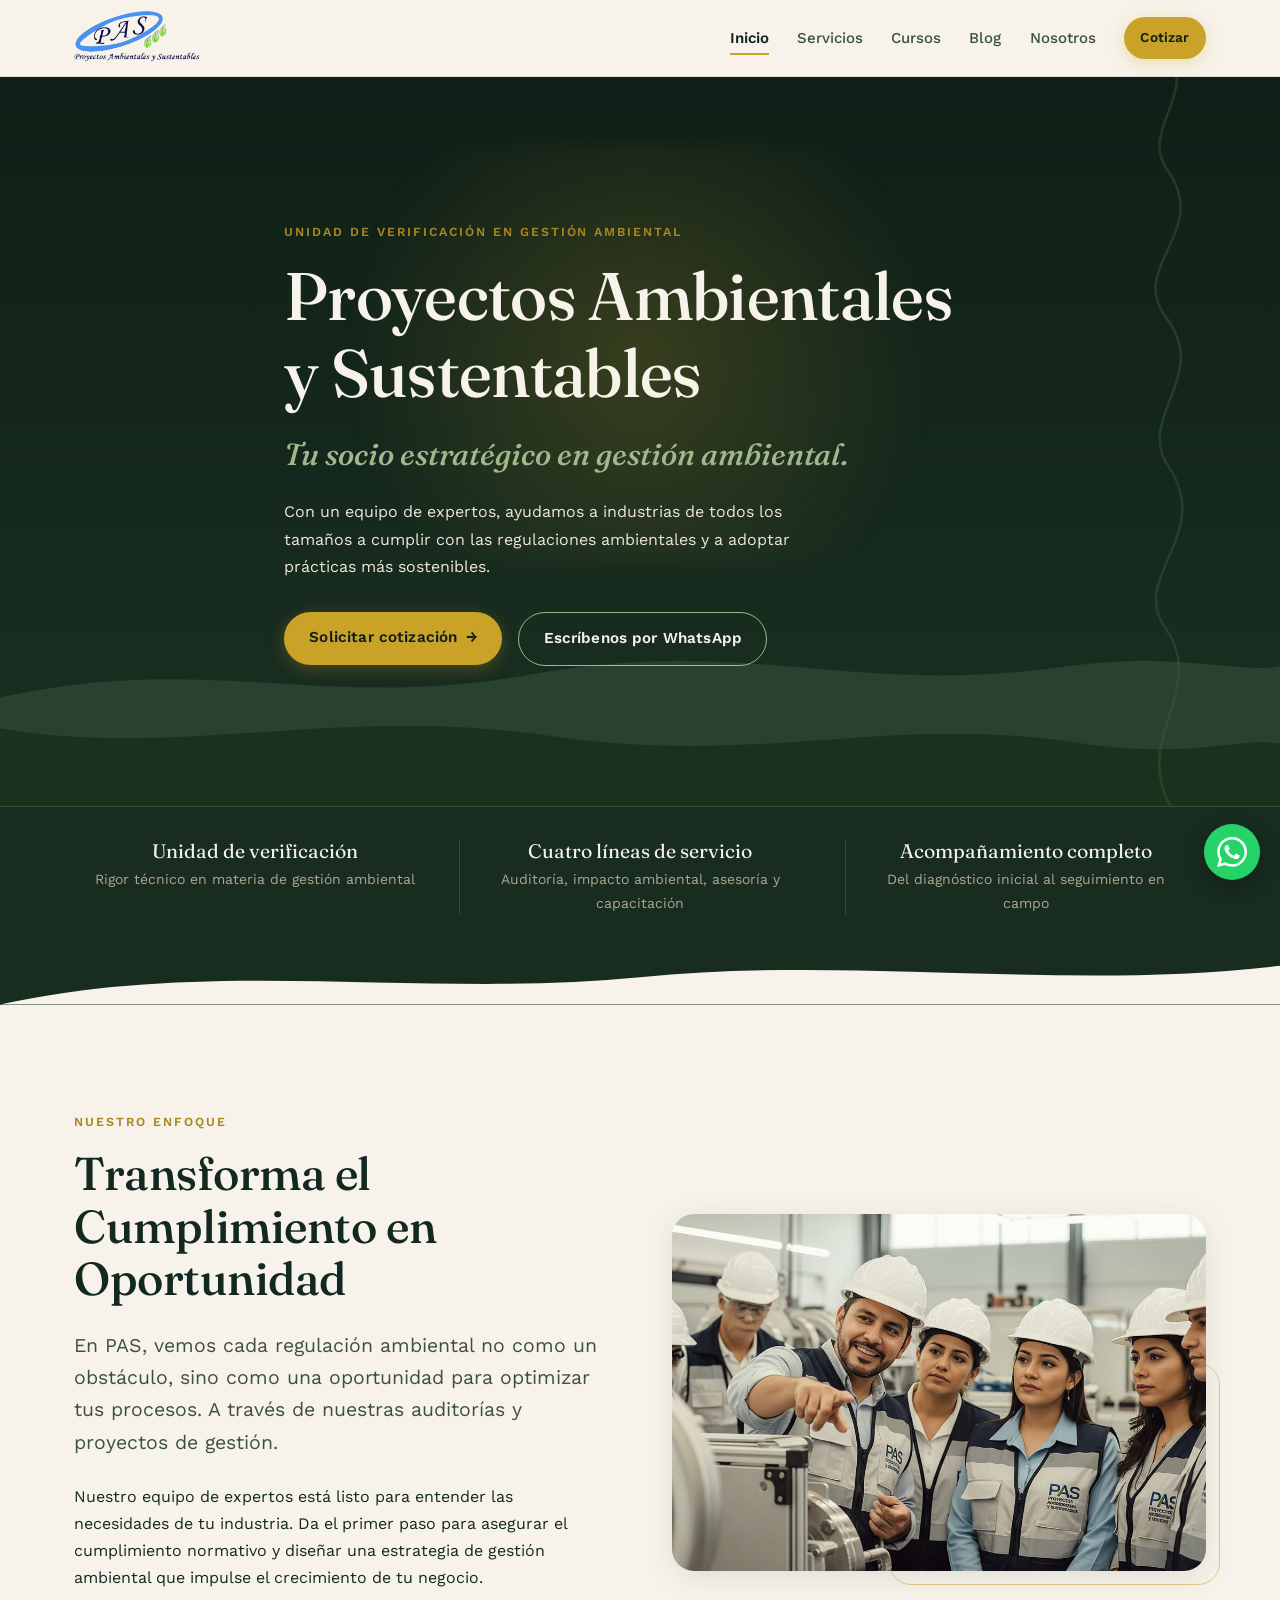
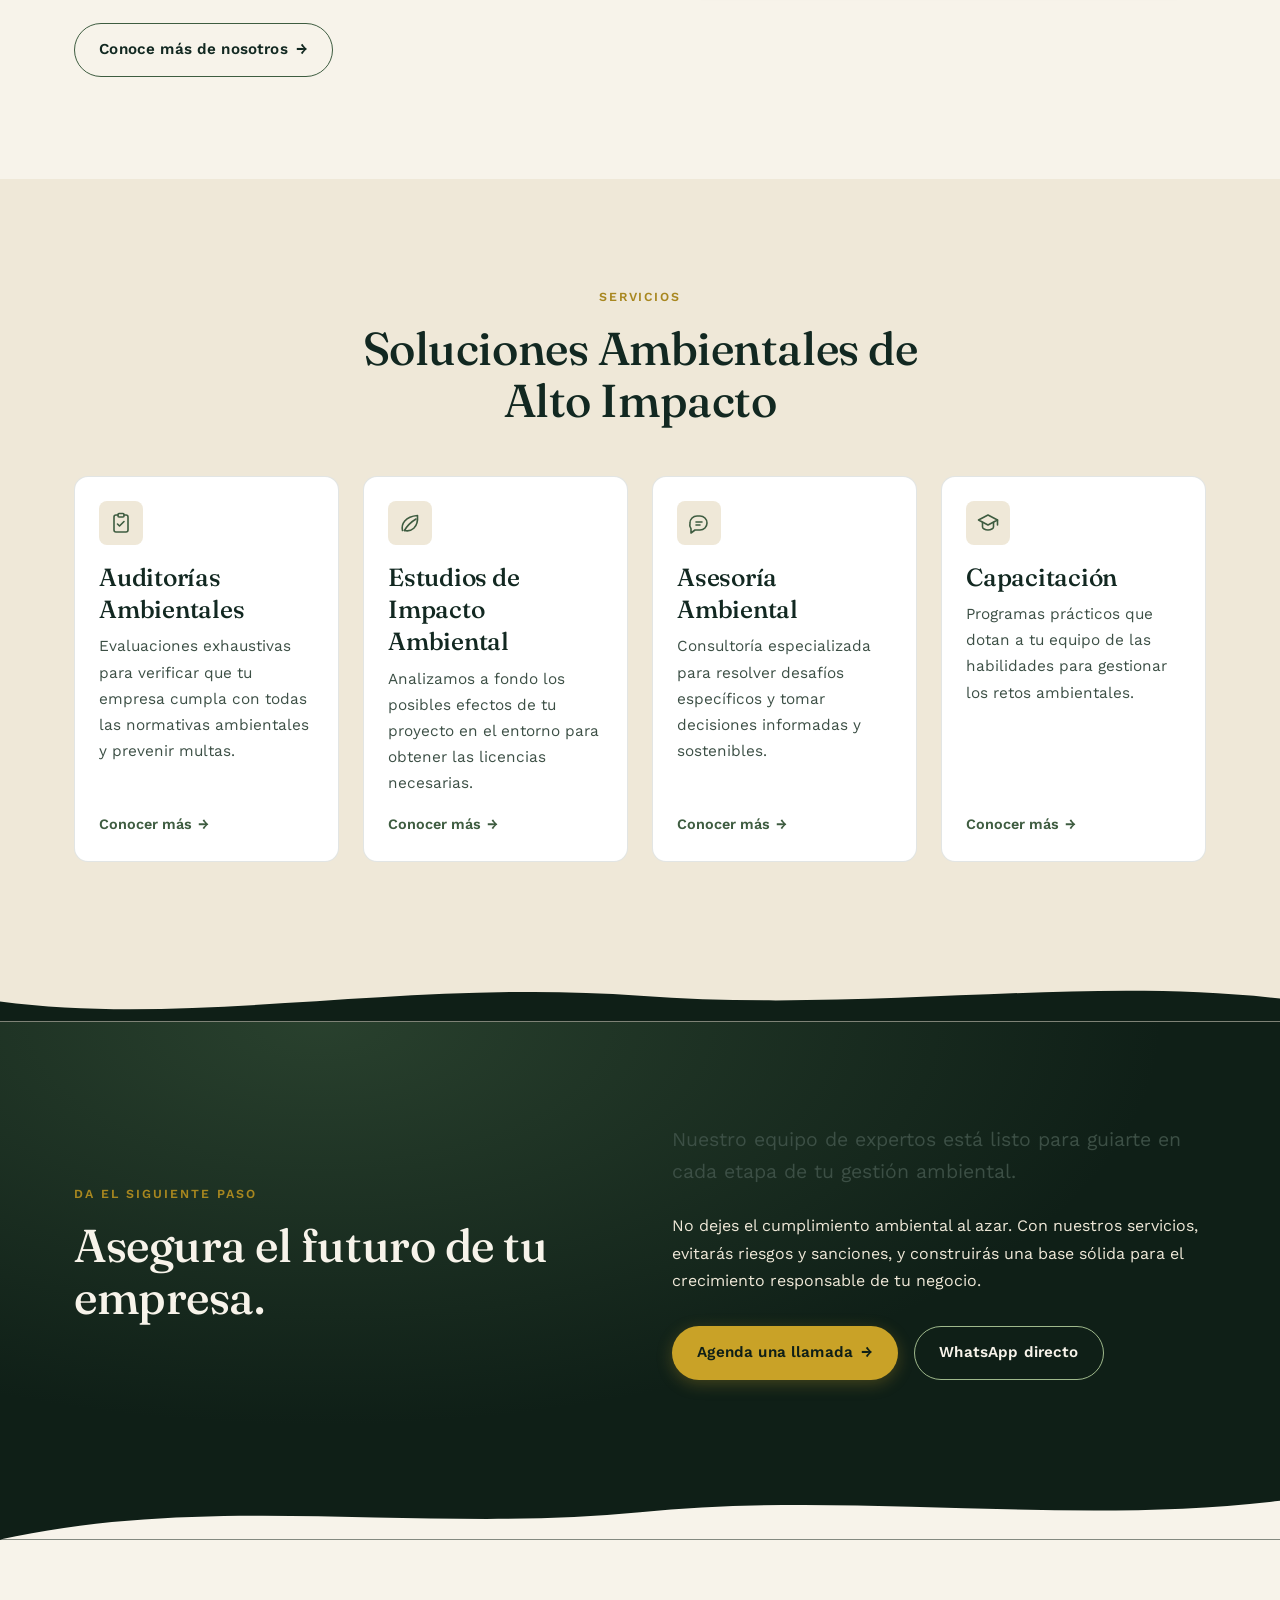
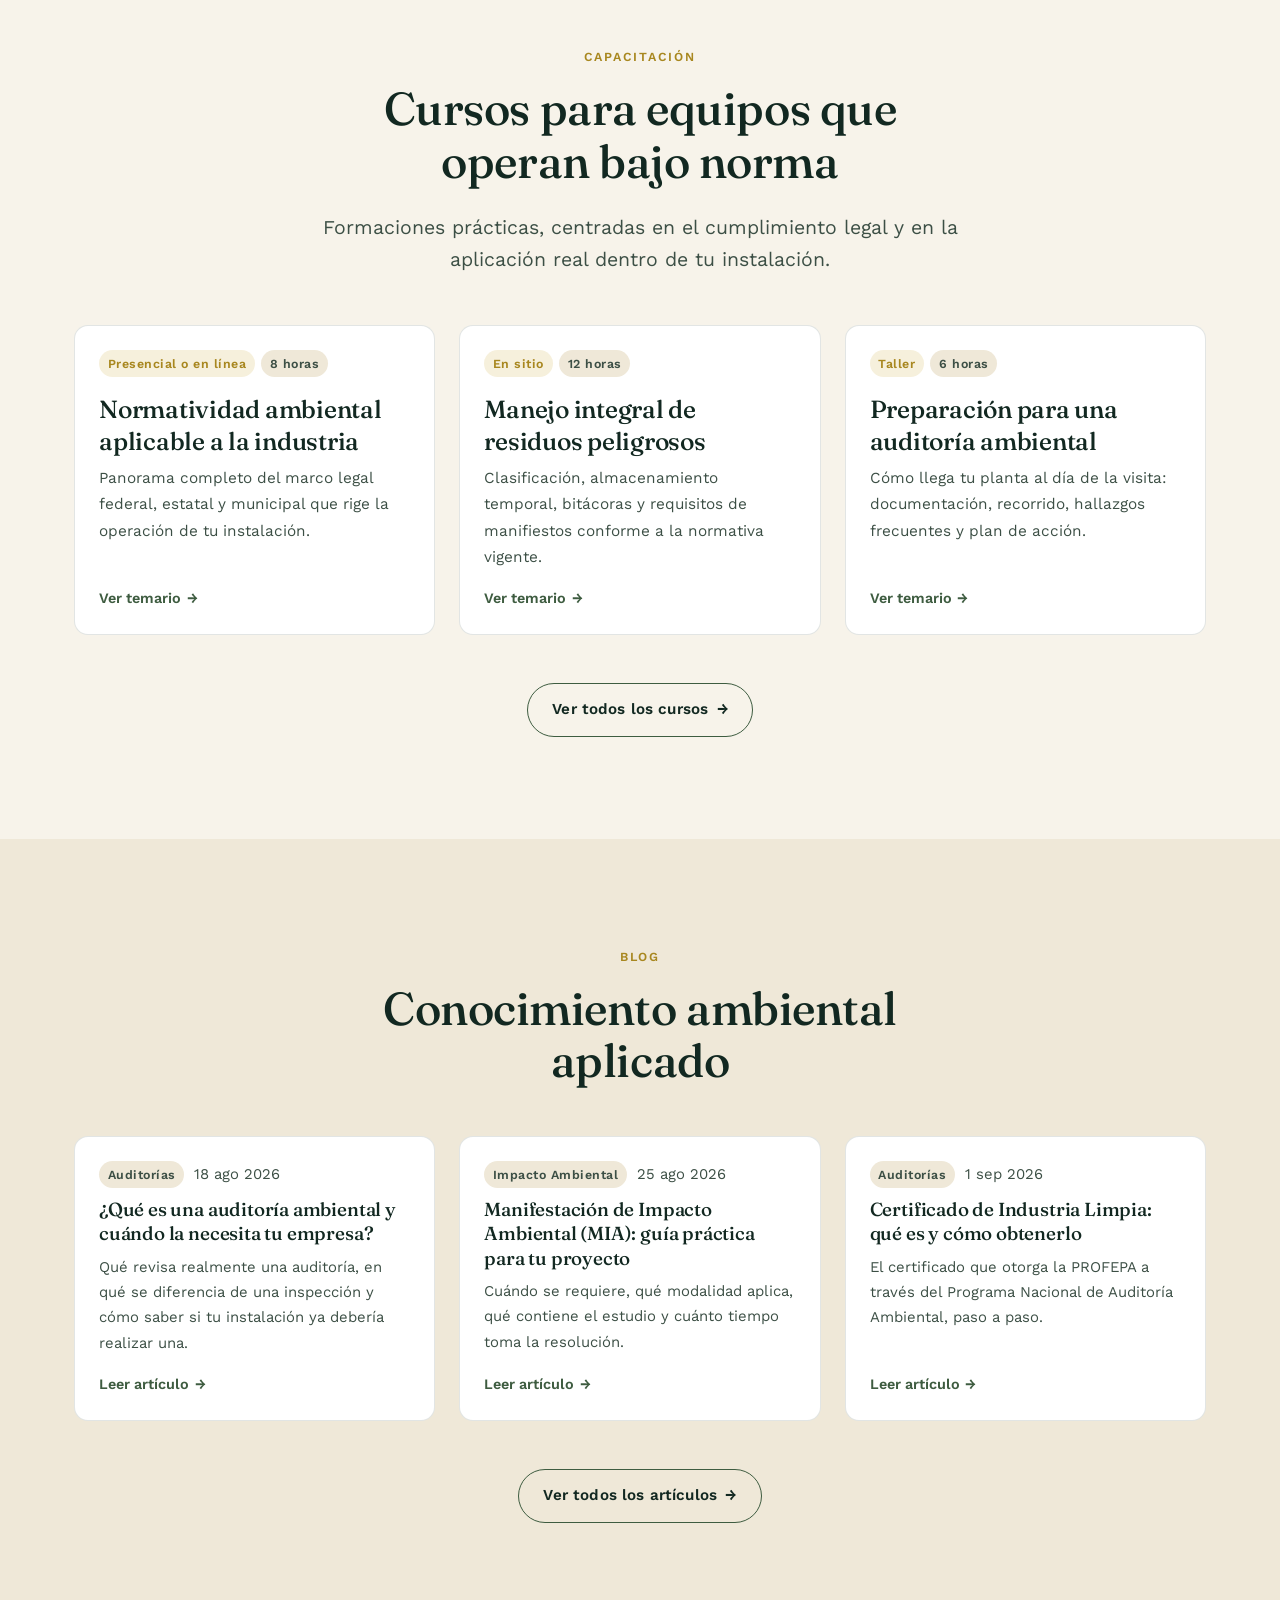
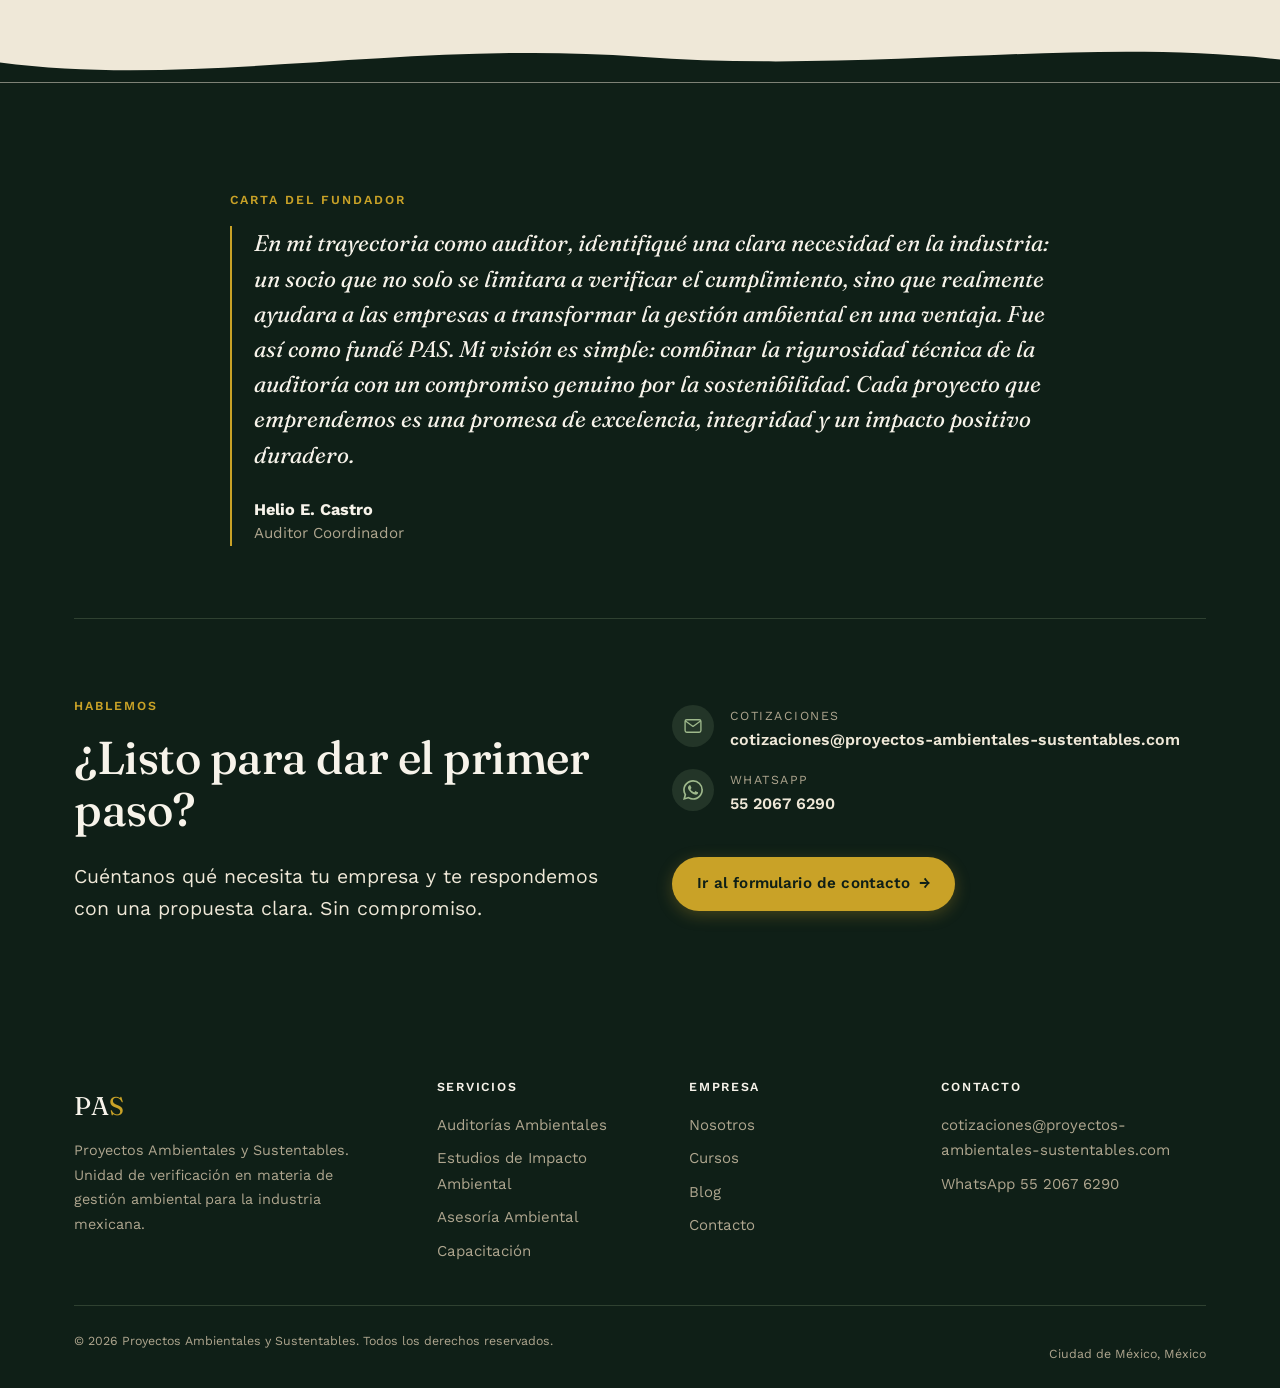
<file: index.html>
<!DOCTYPE html>
<html lang="es-MX">
<head>
<meta charset="UTF-8">
<meta name="viewport" content="width=device-width, initial-scale=1">
<title>PAS | Unidad de Verificación en Gestión Ambiental</title>
<meta name="description" content="Auditorías ambientales, estudios de impacto ambiental, asesoría y capacitación para la industria mexicana. Solicita tu cotización sin compromiso.">
<link rel="canonical" href="https://proyectos-ambientales-sustentables.com/">
<meta name="theme-color" content="#0F1F17">
<meta name="robots" content="index,follow">

<meta property="og:type" content="website">
<meta property="og:locale" content="es_MX">
<meta property="og:site_name" content="Proyectos Ambientales y Sustentables">
<meta property="og:title" content="PAS | Unidad de Verificación en Gestión Ambiental">
<meta property="og:description" content="Auditorías ambientales, estudios de impacto ambiental, asesoría y capacitación para la industria. Transforma el cumplimiento en oportunidad.">
<meta property="og:url" content="https://proyectos-ambientales-sustentables.com/">
<meta property="og:image" content="https://proyectos-ambientales-sustentables.com/assets/img/og-default.jpg">
<meta name="twitter:card" content="summary_large_image">

<link rel="icon" href="assets/img/logo-pas.png" type="image/png">
<link rel="preconnect" href="https://fonts.googleapis.com">
<link rel="preconnect" href="https://fonts.gstatic.com" crossorigin>
<link href="https://fonts.googleapis.com/css2?family=Fraunces:ital,opsz,wght@0,9..144,400..600;1,9..144,400..500&family=Work+Sans:wght@400;500;600&display=swap" rel="stylesheet">
<link rel="stylesheet" href="assets/css/site.css">
</head>
<body>
<a class="skip-link" href="#contenido">Saltar al contenido</a>

<!-- ============================ CABECERA ============================ -->
<header class="site-header">
  <div class="container header__inner">
    <a class="brand" href="index.html" aria-label="PAS Proyectos Ambientales y Sustentables, inicio">
      <img src="assets/img/logo-pas.png" alt="PAS Proyectos Ambientales y Sustentables" width="128" height="59">
    </a>
    <button class="nav-toggle" type="button" aria-expanded="false" aria-controls="menu-principal" aria-label="Abrir menú de navegación">
      <span></span><span></span><span></span>
    </button>
    <nav class="nav" id="menu-principal" aria-label="Navegación principal">
      <ul class="nav__list">
        <li><a class="nav__link" href="index.html" aria-current="page">Inicio</a></li>
        <li><a class="nav__link" href="servicios.html">Servicios</a></li>
        <li><a class="nav__link" href="cursos.html">Cursos</a></li>
        <li><a class="nav__link" href="blog/">Blog</a></li>
        <li><a class="nav__link" href="nosotros.html">Nosotros</a></li>
        <li><a class="btn btn--primary btn--sm" href="contacto.html">Cotizar</a></li>
      </ul>
    </nav>
  </div>
</header>

<main id="contenido">

  <!-- ============================ HERO ============================ -->
  <section class="hero">
    <div class="hero__glow" aria-hidden="true"></div>

    <svg class="hills" viewBox="0 0 1440 320" preserveAspectRatio="none" aria-hidden="true">
      <path d="M0,180 C240,120 360,200 600,150 C840,100 960,180 1200,140 C1320,120 1400,150 1440,140 L1440,320 L0,320 Z" fill="#3E5C40" opacity="0.45"/>
      <path d="M0,220 C200,260 380,190 620,230 C860,270 1000,200 1220,240 C1340,260 1400,230 1440,240 L1440,320 L0,320 Z" fill="#1B2E1B" opacity="0.85"/>
    </svg>

    <svg class="vine" viewBox="0 0 200 900" aria-hidden="true">
      <path class="stem" d="M100,900 C55,820 145,760 95,690 C50,630 150,580 100,500 C55,440 150,390 95,320 C50,260 145,220 100,150 C60,100 130,60 100,10"/>
      <path class="leaf" style="animation-delay:1.0s" transform="translate(95,690) rotate(-30) scale(0.9)" d="M0,0 C7,-15 20,-15 25,0 C20,15 7,15 0,0 Z"/>
      <path class="leaf" style="animation-delay:1.3s" transform="translate(150,580) rotate(35) scale(0.8)" d="M0,0 C7,-15 20,-15 25,0 C20,15 7,15 0,0 Z"/>
      <path class="leaf" style="animation-delay:1.6s" transform="translate(100,500) rotate(-25) scale(1)" d="M0,0 C7,-15 20,-15 25,0 C20,15 7,15 0,0 Z"/>
      <path class="leaf" style="animation-delay:1.9s" transform="translate(95,320) rotate(30) scale(0.85)" d="M0,0 C7,-15 20,-15 25,0 C20,15 7,15 0,0 Z"/>
      <path class="leaf" style="animation-delay:2.15s" transform="translate(145,220) rotate(-35) scale(0.75)" d="M0,0 C7,-15 20,-15 25,0 C20,15 7,15 0,0 Z"/>
      <path class="leaf" style="animation-delay:2.4s" transform="translate(100,150) rotate(25) scale(0.9)" d="M0,0 C7,-15 20,-15 25,0 C20,15 7,15 0,0 Z"/>
      <path class="leaf" style="animation-delay:2.6s" transform="translate(100,10) rotate(-20) scale(0.7)" d="M0,0 C7,-15 20,-15 25,0 C20,15 7,15 0,0 Z"/>
    </svg>

    <div class="container hero__inner">
      <p class="eyebrow">Unidad de Verificación en Gestión Ambiental</p>
      <h1>Proyectos Ambientales y Sustentables</h1>
      <p class="hero__tagline">Tu socio estratégico en gestión ambiental.</p>
      <p class="hero__text">Con un equipo de expertos, ayudamos a industrias de todos los tamaños a cumplir con las regulaciones ambientales y a adoptar prácticas más sostenibles.</p>
      <div class="btn-row">
        <a class="btn btn--primary" href="contacto.html">Solicitar cotización <span class="arrow" aria-hidden="true">&rarr;</span></a>
        <!-- CAMBIAR-TELEFONO -->
        <a class="btn btn--ghost" href="https://wa.me/525559657126?text=Hola%20PAS%2C%20me%20interesa%20conocer%20sus%20servicios%20de%20gesti%C3%B3n%20ambiental." target="_blank" rel="noopener">Escríbenos por WhatsApp</a>
      </div>
    </div>
  </section>

  <!-- ==================== FRANJA DE CONFIANZA ==================== -->
  <!-- CONFIRMAR CON EL CLIENTE: los tres textos de abajo describen a PAS de forma
       general. Si cuentan con número de acreditación, años de experiencia o
       cobertura concreta, conviene sustituirlos por esos datos reales. -->
  <section class="trust" aria-label="Por qué elegir PAS">
    <div class="container">
      <ul class="trust__list">
        <li class="trust__item">
          <span class="trust__key">Unidad de verificación</span>
          <p class="trust__val">Rigor técnico en materia de gestión ambiental</p>
        </li>
        <li class="trust__item">
          <span class="trust__key">Cuatro líneas de servicio</span>
          <p class="trust__val">Auditoría, impacto ambiental, asesoría y capacitación</p>
        </li>
        <li class="trust__item">
          <span class="trust__key">Acompañamiento completo</span>
          <p class="trust__val">Del diagnóstico inicial al seguimiento en campo</p>
        </li>
      </ul>
    </div>
  </section>

  <div class="wave-wrap wave-wrap--dark" aria-hidden="true">
    <svg class="wave" viewBox="0 0 1440 80" preserveAspectRatio="none"><path d="M0,80 C240,14 480,72 720,42 C960,12 1200,62 1440,26 L1440,80 Z" fill="#F7F3EA"/></svg>
  </div>

  <!-- ==================== TRANSFORMA EL CUMPLIMIENTO ==================== -->
  <section class="section section--cream">
    <div class="container">
      <div class="split">
        <div class="reveal">
          <p class="eyebrow">Nuestro enfoque</p>
          <h2>Transforma el Cumplimiento en Oportunidad</h2>
          <p class="lead mt-3">En PAS, vemos cada regulación ambiental no como un obstáculo, sino como una oportunidad para optimizar tus procesos. A través de nuestras auditorías y proyectos de gestión.</p>
          <p class="mt-3">Nuestro equipo de expertos está listo para entender las necesidades de tu industria. Da el primer paso para asegurar el cumplimiento normativo y diseñar una estrategia de gestión ambiental que impulse el crecimiento de tu negocio.</p>
          <div class="btn-row mt-4">
            <a class="btn btn--outline" href="nosotros.html">Conoce más de nosotros <span class="arrow" aria-hidden="true">&rarr;</span></a>
          </div>
        </div>
        <figure class="split__media reveal">
          <img src="assets/img/equipo-pas.jpg" alt="Equipo de PAS con chalecos y cascos revisando equipo dentro de una planta industrial" width="1000" height="669" loading="lazy" decoding="async">
        </figure>
      </div>
    </div>
  </section>

  <!-- ==================== SERVICIOS ==================== -->
  <section class="section section--sand" aria-labelledby="t-servicios">
    <div class="container">
      <div class="section-head section-head--center">
        <p class="eyebrow">Servicios</p>
        <h2 id="t-servicios">Soluciones Ambientales de Alto Impacto</h2>
      </div>

      <div class="grid grid-4">
        <article class="card reveal">
          <div class="card__icon" aria-hidden="true">
            <svg viewBox="0 0 24 24" fill="none" stroke="currentColor" stroke-width="1.6" stroke-linecap="round" stroke-linejoin="round"><path d="M9 4H7a2 2 0 0 0-2 2v13a2 2 0 0 0 2 2h10a2 2 0 0 0 2-2V6a2 2 0 0 0-2-2h-2"/><rect x="9" y="2.5" width="6" height="3.5" rx="1"/><path d="m8.5 13 2 2 4.5-4.5"/></svg>
          </div>
          <h3>Auditorías Ambientales</h3>
          <p>Evaluaciones exhaustivas para verificar que tu empresa cumpla con todas las normativas ambientales y prevenir multas.</p>
          <a class="card__more" href="servicios.html#auditorias">Conocer más <span class="arrow" aria-hidden="true">&rarr;</span></a>
        </article>

        <article class="card reveal">
          <div class="card__icon" aria-hidden="true">
            <svg viewBox="0 0 24 24" fill="none" stroke="currentColor" stroke-width="1.6" stroke-linecap="round" stroke-linejoin="round"><path d="M4.5 19.5C3 13 7 5.5 19.5 4.5 20.5 17 13 21 6.5 19.5"/><path d="M6.5 19.5C9 15 13 11 18 8"/></svg>
          </div>
          <h3>Estudios de Impacto Ambiental</h3>
          <p>Analizamos a fondo los posibles efectos de tu proyecto en el entorno para obtener las licencias necesarias.</p>
          <a class="card__more" href="servicios.html#impacto">Conocer más <span class="arrow" aria-hidden="true">&rarr;</span></a>
        </article>

        <article class="card reveal">
          <div class="card__icon" aria-hidden="true">
            <svg viewBox="0 0 24 24" fill="none" stroke="currentColor" stroke-width="1.6" stroke-linecap="round" stroke-linejoin="round"><path d="M20 12a7 7 0 0 1-7 7H8l-4 3v-4.2A7 7 0 0 1 3 12a7 7 0 0 1 7-7h3a7 7 0 0 1 7 7z"/><path d="M9 11h6M9 14h4"/></svg>
          </div>
          <h3>Asesoría Ambiental</h3>
          <p>Consultoría especializada para resolver desafíos específicos y tomar decisiones informadas y sostenibles.</p>
          <a class="card__more" href="servicios.html#asesoria">Conocer más <span class="arrow" aria-hidden="true">&rarr;</span></a>
        </article>

        <article class="card reveal">
          <div class="card__icon" aria-hidden="true">
            <svg viewBox="0 0 24 24" fill="none" stroke="currentColor" stroke-width="1.6" stroke-linecap="round" stroke-linejoin="round"><path d="M12 4 2.5 9 12 14l9.5-5L12 4z"/><path d="M6.5 11.2V16c0 1.5 2.5 3 5.5 3s5.5-1.5 5.5-3v-4.8"/><path d="M21.5 9v5"/></svg>
          </div>
          <h3>Capacitación</h3>
          <p>Programas prácticos que dotan a tu equipo de las habilidades para gestionar los retos ambientales.</p>
          <a class="card__more" href="servicios.html#capacitacion">Conocer más <span class="arrow" aria-hidden="true">&rarr;</span></a>
        </article>
      </div>
    </div>
  </section>

  <div class="wave-wrap wave-wrap--sand" aria-hidden="true">
    <svg class="wave" viewBox="0 0 1440 80" preserveAspectRatio="none"><path d="M0,52 C220,88 460,20 720,44 C980,68 1210,16 1440,48 L1440,80 L0,80 Z" fill="#0F1F17"/></svg>
  </div>

  <!-- ==================== BANDA CTA ==================== -->
  <section class="section cta-band">
    <div class="container cta-band__inner">
      <div class="reveal">
        <p class="eyebrow">Da el siguiente paso</p>
        <h2>Asegura el futuro de tu empresa.</h2>
      </div>
      <div class="reveal">
        <p class="lead">Nuestro equipo de expertos está listo para guiarte en cada etapa de tu gestión ambiental.</p>
        <p class="mt-3">No dejes el cumplimiento ambiental al azar. Con nuestros servicios, evitarás riesgos y sanciones, y construirás una base sólida para el crecimiento responsable de tu negocio.</p>
        <div class="btn-row mt-4">
          <a class="btn btn--primary" href="contacto.html">Agenda una llamada <span class="arrow" aria-hidden="true">&rarr;</span></a>
          <!-- CAMBIAR-TELEFONO -->
          <a class="btn btn--ghost" href="https://wa.me/525559657126?text=Hola%20PAS%2C%20quisiera%20agendar%20una%20llamada." target="_blank" rel="noopener">WhatsApp directo</a>
        </div>
      </div>
    </div>
  </section>

  <div class="wave-wrap wave-wrap--forest" aria-hidden="true">
    <svg class="wave" viewBox="0 0 1440 80" preserveAspectRatio="none"><path d="M0,80 C240,14 480,72 720,42 C960,12 1200,62 1440,26 L1440,80 Z" fill="#F7F3EA"/></svg>
  </div>

  <!-- ==================== CURSOS ==================== -->
  <section class="section section--cream" aria-labelledby="t-cursos">
    <div class="container">
      <div class="section-head section-head--center">
        <p class="eyebrow">Capacitación</p>
        <h2 id="t-cursos">Cursos para equipos que operan bajo norma</h2>
        <p class="lead mt-3" style="margin-inline:auto">Formaciones prácticas, centradas en el cumplimiento legal y en la aplicación real dentro de tu instalación.</p>
      </div>

      <div class="grid grid-3">
        <!-- CONTENIDO SUGERIDO - REVISAR CON EL CLIENTE -->
        <article class="card course-card reveal">
          <div class="course-meta"><span class="tag tag--gold">Presencial o en línea</span><span class="tag">8 horas</span></div>
          <h3>Normatividad ambiental aplicable a la industria</h3>
          <p>Panorama completo del marco legal federal, estatal y municipal que rige la operación de tu instalación.</p>
          <a class="card__more" href="cursos.html#normatividad">Ver temario <span class="arrow" aria-hidden="true">&rarr;</span></a>
        </article>

        <article class="card course-card reveal">
          <div class="course-meta"><span class="tag tag--gold">En sitio</span><span class="tag">12 horas</span></div>
          <h3>Manejo integral de residuos peligrosos</h3>
          <p>Clasificación, almacenamiento temporal, bitácoras y requisitos de manifiestos conforme a la normativa vigente.</p>
          <a class="card__more" href="cursos.html#residuos">Ver temario <span class="arrow" aria-hidden="true">&rarr;</span></a>
        </article>

        <article class="card course-card reveal">
          <div class="course-meta"><span class="tag tag--gold">Taller</span><span class="tag">6 horas</span></div>
          <h3>Preparación para una auditoría ambiental</h3>
          <p>Cómo llega tu planta al día de la visita: documentación, recorrido, hallazgos frecuentes y plan de acción.</p>
          <a class="card__more" href="cursos.html#preparacion-auditoria">Ver temario <span class="arrow" aria-hidden="true">&rarr;</span></a>
        </article>
      </div>

      <div class="btn-row mt-5" style="justify-content:center">
        <a class="btn btn--outline" href="cursos.html">Ver todos los cursos <span class="arrow" aria-hidden="true">&rarr;</span></a>
      </div>
    </div>
  </section>

  <!-- ==================== BLOG ==================== -->
  <section class="section section--sand" aria-labelledby="t-blog">
    <div class="container">
      <div class="section-head section-head--center">
        <p class="eyebrow">Blog</p>
        <h2 id="t-blog">Conocimiento ambiental aplicado</h2>
      </div>

      <div class="grid grid-3">
        <a class="card post-card reveal" href="blog/que-es-una-auditoria-ambiental.html">
          <p class="post-card__meta"><span class="tag">Auditorías</span><time datetime="2026-08-18">18 ago 2026</time></p>
          <h3>¿Qué es una auditoría ambiental y cuándo la necesita tu empresa?</h3>
          <p>Qué revisa realmente una auditoría, en qué se diferencia de una inspección y cómo saber si tu instalación ya debería realizar una.</p>
          <span class="card__more">Leer artículo <span class="arrow" aria-hidden="true">&rarr;</span></span>
        </a>

        <a class="card post-card reveal" href="blog/manifestacion-impacto-ambiental-guia.html">
          <p class="post-card__meta"><span class="tag">Impacto Ambiental</span><time datetime="2026-08-25">25 ago 2026</time></p>
          <h3>Manifestación de Impacto Ambiental (MIA): guía práctica para tu proyecto</h3>
          <p>Cuándo se requiere, qué modalidad aplica, qué contiene el estudio y cuánto tiempo toma la resolución.</p>
          <span class="card__more">Leer artículo <span class="arrow" aria-hidden="true">&rarr;</span></span>
        </a>

        <a class="card post-card reveal" href="blog/industria-limpia-profepa.html">
          <p class="post-card__meta"><span class="tag">Auditorías</span><time datetime="2026-09-01">1 sep 2026</time></p>
          <h3>Certificado de Industria Limpia: qué es y cómo obtenerlo</h3>
          <p>El certificado que otorga la PROFEPA a través del Programa Nacional de Auditoría Ambiental, paso a paso.</p>
          <span class="card__more">Leer artículo <span class="arrow" aria-hidden="true">&rarr;</span></span>
        </a>
      </div>

      <div class="btn-row mt-5" style="justify-content:center">
        <a class="btn btn--outline" href="blog/">Ver todos los artículos <span class="arrow" aria-hidden="true">&rarr;</span></a>
      </div>
    </div>
  </section>

  <div class="wave-wrap wave-wrap--sand" aria-hidden="true">
    <svg class="wave" viewBox="0 0 1440 80" preserveAspectRatio="none"><path d="M0,52 C220,88 460,20 720,44 C980,68 1210,16 1440,48 L1440,80 L0,80 Z" fill="#0F1F17"/></svg>
  </div>

  <!-- ==================== FUNDADOR + CONTACTO ==================== -->
  <section class="section section--dark">
    <div class="container">
      <!-- CONTENIDO SUGERIDO - REVISAR CON EL CLIENTE: aquí queda muy bien una
           fotografía real de Helio E. Castro. Cuando la tengan, guárdenla como
           assets/img/helio-castro.jpg y descomenten el bloque <figure> de abajo,
           añadiendo la clase "founder" al div contenedor. -->
      <div class="container--narrow reveal" style="margin-inline:auto">
        <div>
          <p class="eyebrow">Carta del fundador</p>
          <blockquote class="quote">
            En mi trayectoria como auditor, identifiqué una clara necesidad en la industria: un socio que no solo se limitara a verificar el cumplimiento, sino que realmente ayudara a las empresas a transformar la gestión ambiental en una ventaja. Fue así como fundé PAS. Mi visión es simple: combinar la rigurosidad técnica de la auditoría con un compromiso genuino por la sostenibilidad. Cada proyecto que emprendemos es una promesa de excelencia, integridad y un impacto positivo duradero.
            <footer class="quote__author"><strong>Helio E. Castro</strong>Auditor Coordinador</footer>
          </blockquote>
        </div>
      </div>

      <hr style="border:0;border-top:1px solid rgba(159,185,140,.22);margin-block:clamp(2.5rem,6vw,4.5rem)">

      <div class="split reveal">
        <div>
          <p class="eyebrow">Hablemos</p>
          <h2>¿Listo para dar el primer paso?</h2>
          <p class="lead mt-3">Cuéntanos qué necesita tu empresa y te respondemos con una propuesta clara. Sin compromiso.</p>
        </div>
        <div class="contact-list">
          <a class="contact-item" href="mailto:cotizaciones@proyectos-ambientales-sustentables.com?subject=Solicitud%20de%20cotizaci%C3%B3n">
            <span class="contact-item__icon" aria-hidden="true">
              <svg viewBox="0 0 24 24" fill="none" stroke="currentColor" stroke-width="1.6" stroke-linecap="round" stroke-linejoin="round"><rect x="2.5" y="4.5" width="19" height="15" rx="2"/><path d="m3 6 9 6.5L21 6"/></svg>
            </span>
            <span>
              <span class="contact-item__label">Cotizaciones</span>
              <span class="contact-item__value">cotizaciones@proyectos-ambientales-sustentables.com</span>
            </span>
          </a>
          <!-- CAMBIAR-TELEFONO -->
          <a class="contact-item" href="https://wa.me/525559657126?text=Hola%20PAS%2C%20me%20interesa%20una%20cotizaci%C3%B3n." target="_blank" rel="noopener">
            <span class="contact-item__icon" aria-hidden="true">
              <svg viewBox="0 0 24 24" fill="currentColor"><path d="M17.472 14.382c-.297-.149-1.758-.867-2.03-.967-.273-.099-.471-.148-.67.15-.197.297-.767.966-.94 1.164-.173.199-.347.223-.644.075-.297-.15-1.255-.463-2.39-1.475-.883-.788-1.48-1.761-1.653-2.059-.173-.297-.018-.458.13-.606.134-.133.298-.347.446-.52.149-.174.198-.298.298-.497.099-.198.05-.371-.025-.52-.075-.149-.669-1.612-.916-2.207-.242-.579-.487-.5-.669-.51-.173-.008-.371-.01-.57-.01-.198 0-.52.074-.792.372-.272.297-1.04 1.016-1.04 2.479 0 1.462 1.065 2.875 1.213 3.074.149.198 2.096 3.2 5.077 4.487.709.306 1.262.489 1.694.625.712.227 1.36.195 1.871.118.571-.085 1.758-.719 2.006-1.413.248-.694.248-1.289.173-1.413-.074-.124-.272-.198-.57-.347M12.05 21.785h-.004a9.87 9.87 0 0 1-5.031-1.378l-.361-.214-3.741.982.998-3.648-.235-.374a9.86 9.86 0 0 1-1.51-5.26c.001-5.45 4.436-9.884 9.888-9.884 2.64 0 5.122 1.03 6.988 2.898a9.825 9.825 0 0 1 2.893 6.994c-.003 5.45-4.437 9.884-9.885 9.884m8.413-18.297A11.815 11.815 0 0 0 12.05 0C5.495 0 .16 5.335.157 11.892c0 2.096.547 4.142 1.588 5.945L.057 24l6.305-1.654a11.882 11.882 0 0 0 5.683 1.448h.005c6.554 0 11.89-5.335 11.893-11.893a11.821 11.821 0 0 0-3.48-8.413"/></svg>
            </span>
            <span>
              <span class="contact-item__label">WhatsApp</span>
              <span class="contact-item__value">55 2067 6290</span>
            </span>
          </a>
          <div class="btn-row mt-3">
            <a class="btn btn--primary" href="contacto.html">Ir al formulario de contacto <span class="arrow" aria-hidden="true">&rarr;</span></a>
          </div>
        </div>
      </div>
    </div>
  </section>

</main>

<!-- ============================ PIE ============================ -->
<footer class="site-footer">
  <div class="container">
    <div class="footer__grid">
      <div class="footer__brand">
        <p class="mark">PA<span>S</span></p>
        <p>Proyectos Ambientales y Sustentables. Unidad de verificación en materia de gestión ambiental para la industria mexicana.</p>
      </div>
      <div>
        <p class="footer__title">Servicios</p>
        <ul class="footer__list">
          <li><a href="servicios.html#auditorias">Auditorías Ambientales</a></li>
          <li><a href="servicios.html#impacto">Estudios de Impacto Ambiental</a></li>
          <li><a href="servicios.html#asesoria">Asesoría Ambiental</a></li>
          <li><a href="servicios.html#capacitacion">Capacitación</a></li>
        </ul>
      </div>
      <div>
        <p class="footer__title">Empresa</p>
        <ul class="footer__list">
          <li><a href="nosotros.html">Nosotros</a></li>
          <li><a href="cursos.html">Cursos</a></li>
          <li><a href="blog/">Blog</a></li>
          <li><a href="contacto.html">Contacto</a></li>
        </ul>
      </div>
      <div>
        <p class="footer__title">Contacto</p>
        <ul class="footer__list">
          <li><a href="mailto:cotizaciones@proyectos-ambientales-sustentables.com">cotizaciones@proyectos-ambientales-sustentables.com</a></li>
          <!-- CAMBIAR-TELEFONO -->
          <li><a href="https://wa.me/525559657126" target="_blank" rel="noopener">WhatsApp 55 2067 6290</a></li>
        </ul>
      </div>
    </div>
    <div class="footer__bottom">
      <p>&copy; <span data-year>2026</span> Proyectos Ambientales y Sustentables. Todos los derechos reservados.</p>
      <p>Ciudad de México, México</p>
    </div>
  </div>
</footer>

<!-- CAMBIAR-TELEFONO -->
<a class="wa-float" href="https://wa.me/525559657126?text=Hola%20PAS%2C%20me%20gustar%C3%ADa%20recibir%20informaci%C3%B3n." target="_blank" rel="noopener" aria-label="Escríbenos por WhatsApp">
  <svg viewBox="0 0 24 24" aria-hidden="true"><path d="M17.472 14.382c-.297-.149-1.758-.867-2.03-.967-.273-.099-.471-.148-.67.15-.197.297-.767.966-.94 1.164-.173.199-.347.223-.644.075-.297-.15-1.255-.463-2.39-1.475-.883-.788-1.48-1.761-1.653-2.059-.173-.297-.018-.458.13-.606.134-.133.298-.347.446-.52.149-.174.198-.298.298-.497.099-.198.05-.371-.025-.52-.075-.149-.669-1.612-.916-2.207-.242-.579-.487-.5-.669-.51-.173-.008-.371-.01-.57-.01-.198 0-.52.074-.792.372-.272.297-1.04 1.016-1.04 2.479 0 1.462 1.065 2.875 1.213 3.074.149.198 2.096 3.2 5.077 4.487.709.306 1.262.489 1.694.625.712.227 1.36.195 1.871.118.571-.085 1.758-.719 2.006-1.413.248-.694.248-1.289.173-1.413-.074-.124-.272-.198-.57-.347M12.05 21.785h-.004a9.87 9.87 0 0 1-5.031-1.378l-.361-.214-3.741.982.998-3.648-.235-.374a9.86 9.86 0 0 1-1.51-5.26c.001-5.45 4.436-9.884 9.888-9.884 2.64 0 5.122 1.03 6.988 2.898a9.825 9.825 0 0 1 2.893 6.994c-.003 5.45-4.437 9.884-9.885 9.884m8.413-18.297A11.815 11.815 0 0 0 12.05 0C5.495 0 .16 5.335.157 11.892c0 2.096.547 4.142 1.588 5.945L.057 24l6.305-1.654a11.882 11.882 0 0 0 5.683 1.448h.005c6.554 0 11.89-5.335 11.893-11.893a11.821 11.821 0 0 0-3.48-8.413"/></svg>
</a>

<script type="application/ld+json">
{
  "@context": "https://schema.org",
  "@type": "ProfessionalService",
  "name": "PAS - Proyectos Ambientales y Sustentables",
  "alternateName": "PAS",
  "url": "https://proyectos-ambientales-sustentables.com/",
  "logo": "https://proyectos-ambientales-sustentables.com/assets/img/logo-pas.png",
  "image": "https://proyectos-ambientales-sustentables.com/assets/img/og-default.jpg",
  "description": "Unidad de verificación en materia de gestión ambiental. Auditorías ambientales, estudios de impacto ambiental, asesoría y capacitación para la industria.",
  "email": "cotizaciones@proyectos-ambientales-sustentables.com",
  "telephone": "+525559657126",
  "priceRange": "$$",
  "areaServed": { "@type": "Country", "name": "México" },
  "address": { "@type": "PostalAddress", "addressCountry": "MX" },
  "founder": { "@type": "Person", "name": "Helio E. Castro", "jobTitle": "Auditor Coordinador" },
  "knowsAbout": ["Auditoría ambiental", "Manifestación de Impacto Ambiental", "Asesoría ambiental", "Capacitación ambiental"],
  "hasOfferCatalog": {
    "@type": "OfferCatalog",
    "name": "Servicios de gestión ambiental",
    "itemListElement": [
      { "@type": "Offer", "itemOffered": { "@type": "Service", "name": "Auditorías Ambientales" } },
      { "@type": "Offer", "itemOffered": { "@type": "Service", "name": "Estudios de Impacto Ambiental" } },
      { "@type": "Offer", "itemOffered": { "@type": "Service", "name": "Asesoría Ambiental" } },
      { "@type": "Offer", "itemOffered": { "@type": "Service", "name": "Capacitación" } }
    ]
  }
}
</script>

<script src="assets/js/site.js" defer></script>
</body>
</html>
</file>
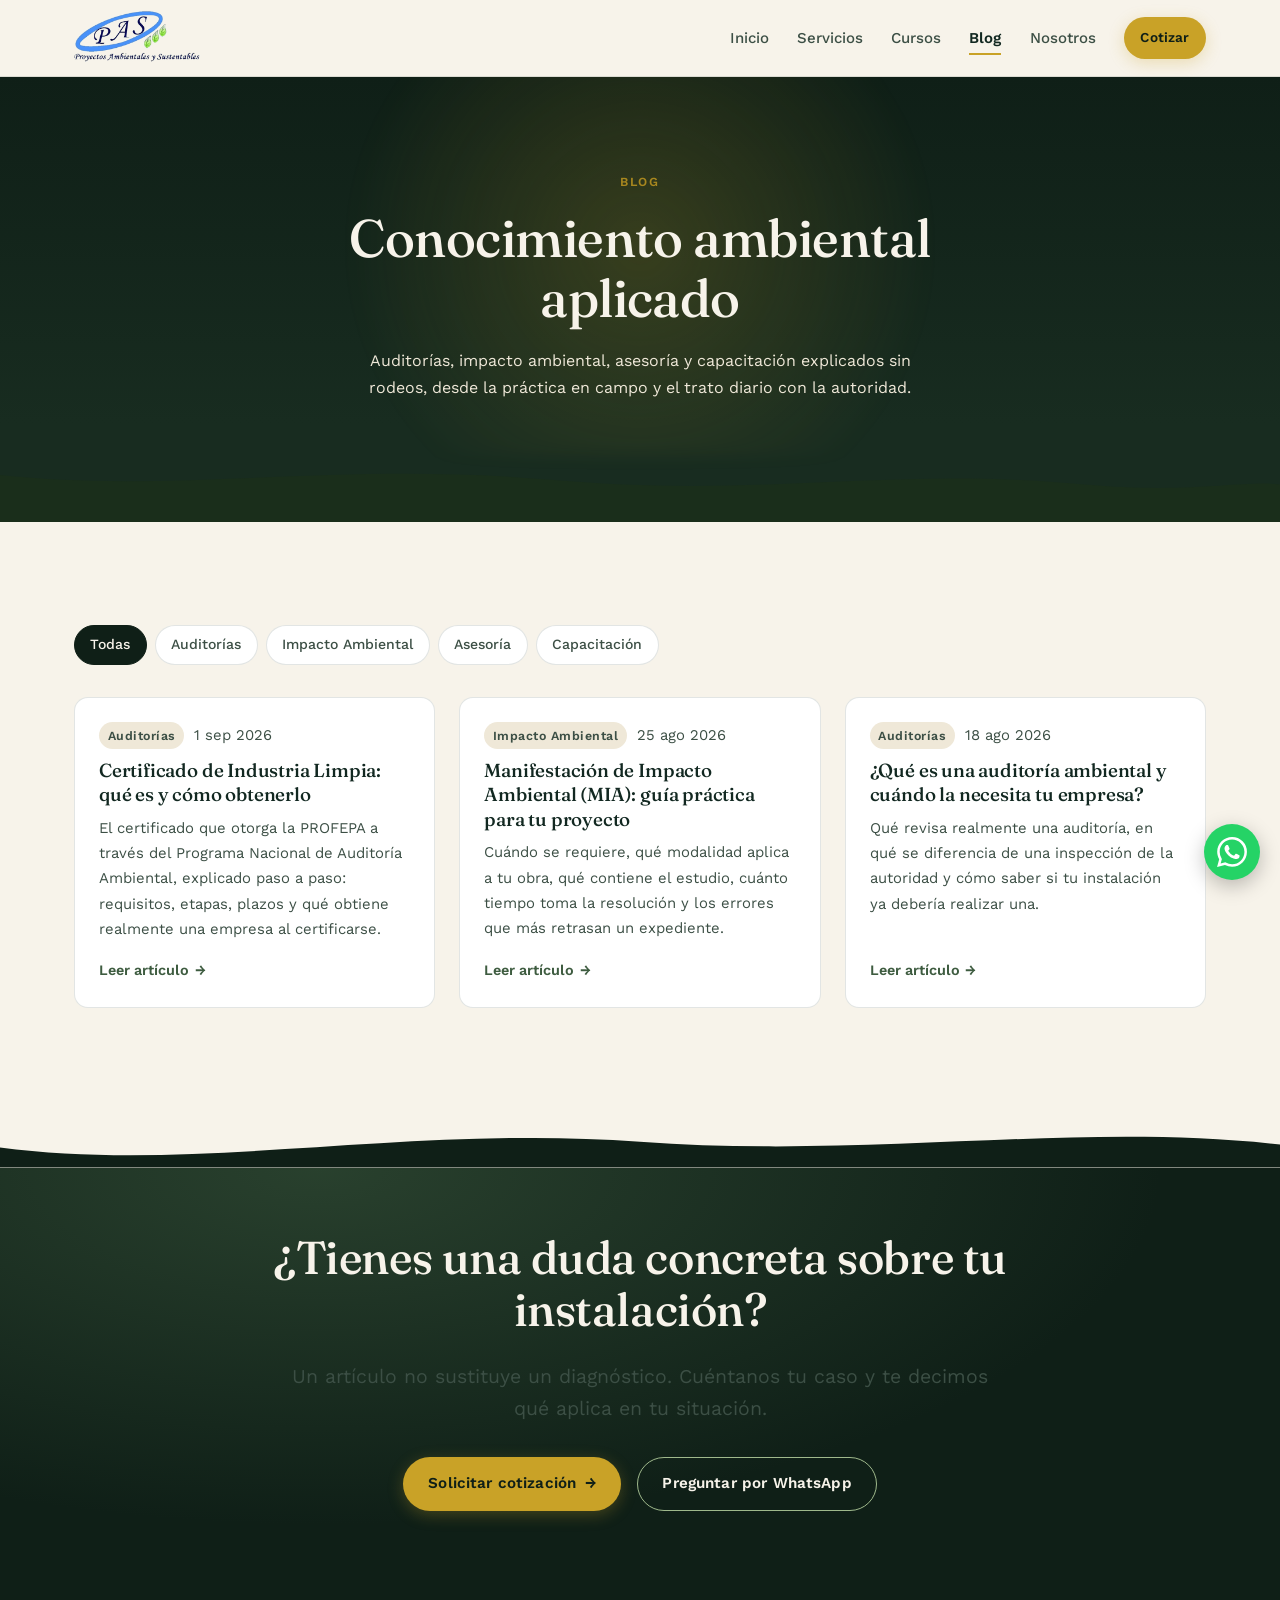
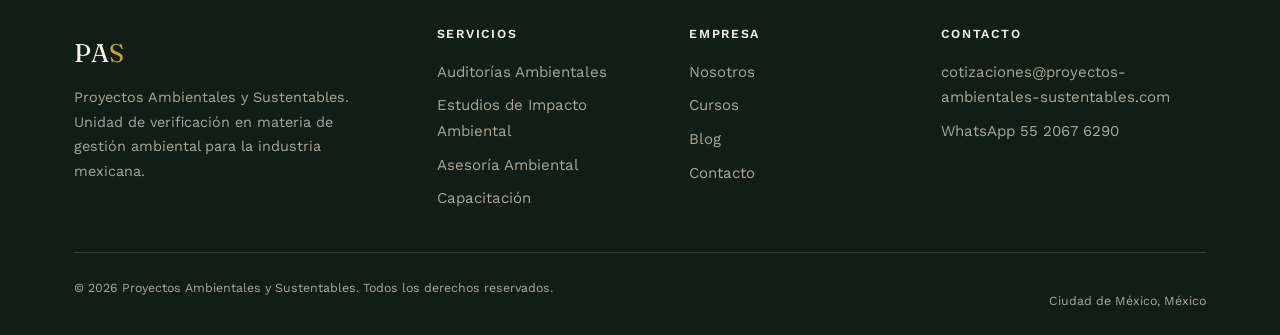
<file: blog/index.html>
<!DOCTYPE html>
<html lang="es-MX">
<head>
<meta charset="UTF-8">
<meta name="viewport" content="width=device-width, initial-scale=1">
<title>Blog de Gestión Ambiental para la Industria | PAS</title>
<meta name="description" content="Artículos prácticos sobre auditorías ambientales, Manifestación de Impacto Ambiental, asesoría y capacitación. Escritos por auditores para responsables de planta.">
<link rel="canonical" href="https://proyectos-ambientales-sustentables.com/blog/">
<meta name="theme-color" content="#0F1F17">
<meta name="robots" content="index,follow">

<meta property="og:type" content="website">
<meta property="og:locale" content="es_MX">
<meta property="og:site_name" content="Proyectos Ambientales y Sustentables">
<meta property="og:title" content="Blog de Gestión Ambiental para la Industria | PAS">
<meta property="og:description" content="Artículos prácticos sobre auditorías ambientales, MIA, asesoría y capacitación, escritos por auditores.">
<meta property="og:url" content="https://proyectos-ambientales-sustentables.com/blog/">
<meta property="og:image" content="https://proyectos-ambientales-sustentables.com/assets/img/og-default.jpg">
<meta name="twitter:card" content="summary_large_image">

<link rel="icon" href="../assets/img/logo-pas.png" type="image/png">
<link rel="preconnect" href="https://fonts.googleapis.com">
<link rel="preconnect" href="https://fonts.gstatic.com" crossorigin>
<link href="https://fonts.googleapis.com/css2?family=Fraunces:ital,opsz,wght@0,9..144,400..600;1,9..144,400..500&family=Work+Sans:wght@400;500;600&display=swap" rel="stylesheet">
<link rel="stylesheet" href="../assets/css/site.css">
</head>
<body>
<a class="skip-link" href="#contenido">Saltar al contenido</a>

<header class="site-header">
  <div class="container header__inner">
    <a class="brand" href="../index.html" aria-label="PAS Proyectos Ambientales y Sustentables, inicio">
      <img src="../assets/img/logo-pas.png" alt="PAS Proyectos Ambientales y Sustentables" width="128" height="59">
    </a>
    <button class="nav-toggle" type="button" aria-expanded="false" aria-controls="menu-principal" aria-label="Abrir menú de navegación">
      <span></span><span></span><span></span>
    </button>
    <nav class="nav" id="menu-principal" aria-label="Navegación principal">
      <ul class="nav__list">
        <li><a class="nav__link" href="../index.html">Inicio</a></li>
        <li><a class="nav__link" href="../servicios.html">Servicios</a></li>
        <li><a class="nav__link" href="../cursos.html">Cursos</a></li>
        <li><a class="nav__link" href="index.html" aria-current="page">Blog</a></li>
        <li><a class="nav__link" href="../nosotros.html">Nosotros</a></li>
        <li><a class="btn btn--primary btn--sm" href="../contacto.html">Cotizar</a></li>
      </ul>
    </nav>
  </div>
</header>

<main id="contenido">

  <section class="hero hero--page hero--center">
    <div class="hero__glow" aria-hidden="true"></div>
    <svg class="hills" viewBox="0 0 1440 320" preserveAspectRatio="none" aria-hidden="true">
      <path d="M0,220 C200,260 380,190 620,230 C860,270 1000,200 1220,240 C1340,260 1400,230 1440,240 L1440,320 L0,320 Z" fill="#1B2E1B" opacity="0.85"/>
    </svg>
    <div class="container hero__inner">
      <p class="eyebrow">Blog</p>
      <h1>Conocimiento ambiental aplicado</h1>
      <p class="hero__text">Auditorías, impacto ambiental, asesoría y capacitación explicados sin rodeos, desde la práctica en campo y el trato diario con la autoridad.</p>
    </div>
  </section>

  <section class="section section--cream">
    <div class="container">

      <div class="filters" role="group" aria-label="Filtrar artículos por categoría">
        <button class="filter" type="button" data-filter="todas" aria-pressed="true">Todas</button>
        <button class="filter" type="button" data-filter="auditorias" aria-pressed="false">Auditorías</button>
        <button class="filter" type="button" data-filter="impacto" aria-pressed="false">Impacto Ambiental</button>
        <button class="filter" type="button" data-filter="asesoria" aria-pressed="false">Asesoría</button>
        <button class="filter" type="button" data-filter="capacitacion" aria-pressed="false">Capacitación</button>
      </div>

      <div class="grid grid-3">

        <!-- ARTÍCULO: al publicar uno nuevo, copia una de estas tarjetas y
             coloca la más reciente al principio de la lista. -->
        <a class="card post-card reveal" data-cat="auditorias" href="industria-limpia-profepa.html">
          <p class="post-card__meta"><span class="tag">Auditorías</span><time datetime="2026-09-01">1 sep 2026</time></p>
          <h3>Certificado de Industria Limpia: qué es y cómo obtenerlo</h3>
          <p>El certificado que otorga la PROFEPA a través del Programa Nacional de Auditoría Ambiental, explicado paso a paso: requisitos, etapas, plazos y qué obtiene realmente una empresa al certificarse.</p>
          <span class="card__more">Leer artículo <span class="arrow" aria-hidden="true">&rarr;</span></span>
        </a>

        <a class="card post-card reveal" data-cat="impacto" href="manifestacion-impacto-ambiental-guia.html">
          <p class="post-card__meta"><span class="tag">Impacto Ambiental</span><time datetime="2026-08-25">25 ago 2026</time></p>
          <h3>Manifestación de Impacto Ambiental (MIA): guía práctica para tu proyecto</h3>
          <p>Cuándo se requiere, qué modalidad aplica a tu obra, qué contiene el estudio, cuánto tiempo toma la resolución y los errores que más retrasan un expediente.</p>
          <span class="card__more">Leer artículo <span class="arrow" aria-hidden="true">&rarr;</span></span>
        </a>

        <a class="card post-card reveal" data-cat="auditorias" href="que-es-una-auditoria-ambiental.html">
          <p class="post-card__meta"><span class="tag">Auditorías</span><time datetime="2026-08-18">18 ago 2026</time></p>
          <h3>¿Qué es una auditoría ambiental y cuándo la necesita tu empresa?</h3>
          <p>Qué revisa realmente una auditoría, en qué se diferencia de una inspección de la autoridad y cómo saber si tu instalación ya debería realizar una.</p>
          <span class="card__more">Leer artículo <span class="arrow" aria-hidden="true">&rarr;</span></span>
        </a>

      </div>

      <p class="no-results mt-4" hidden>Todavía no hay artículos en esta categoría. Estamos preparando más contenido.</p>
    </div>
  </section>

  <div class="wave-wrap wave-wrap--cream" aria-hidden="true">
    <svg class="wave" viewBox="0 0 1440 80" preserveAspectRatio="none"><path d="M0,52 C220,88 460,20 720,44 C980,68 1210,16 1440,48 L1440,80 L0,80 Z" fill="#0F1F17"/></svg>
  </div>

  <section class="section cta-band section--tight">
    <div class="container container--narrow text-center reveal">
      <h2 style="max-width:none">¿Tienes una duda concreta sobre tu instalación?</h2>
      <p class="lead mt-3" style="margin-inline:auto">Un artículo no sustituye un diagnóstico. Cuéntanos tu caso y te decimos qué aplica en tu situación.</p>
      <div class="btn-row mt-4" style="justify-content:center">
        <a class="btn btn--primary" href="../contacto.html">Solicitar cotización <span class="arrow" aria-hidden="true">&rarr;</span></a>
        <!-- CAMBIAR-TELEFONO -->
        <a class="btn btn--ghost" href="https://wa.me/525559657126?text=Hola%20PAS%2C%20tengo%20una%20duda%20sobre%20cumplimiento%20ambiental." target="_blank" rel="noopener">Preguntar por WhatsApp</a>
      </div>
    </div>
  </section>

</main>

<footer class="site-footer">
  <div class="container">
    <div class="footer__grid">
      <div class="footer__brand">
        <p class="mark">PA<span>S</span></p>
        <p>Proyectos Ambientales y Sustentables. Unidad de verificación en materia de gestión ambiental para la industria mexicana.</p>
      </div>
      <div>
        <p class="footer__title">Servicios</p>
        <ul class="footer__list">
          <li><a href="../servicios.html#auditorias">Auditorías Ambientales</a></li>
          <li><a href="../servicios.html#impacto">Estudios de Impacto Ambiental</a></li>
          <li><a href="../servicios.html#asesoria">Asesoría Ambiental</a></li>
          <li><a href="../servicios.html#capacitacion">Capacitación</a></li>
        </ul>
      </div>
      <div>
        <p class="footer__title">Empresa</p>
        <ul class="footer__list">
          <li><a href="../nosotros.html">Nosotros</a></li>
          <li><a href="../cursos.html">Cursos</a></li>
          <li><a href="index.html">Blog</a></li>
          <li><a href="../contacto.html">Contacto</a></li>
        </ul>
      </div>
      <div>
        <p class="footer__title">Contacto</p>
        <ul class="footer__list">
          <li><a href="mailto:cotizaciones@proyectos-ambientales-sustentables.com">cotizaciones@proyectos-ambientales-sustentables.com</a></li>
          <!-- CAMBIAR-TELEFONO -->
          <li><a href="https://wa.me/525559657126" target="_blank" rel="noopener">WhatsApp 55 2067 6290</a></li>
        </ul>
      </div>
    </div>
    <div class="footer__bottom">
      <p>&copy; <span data-year>2026</span> Proyectos Ambientales y Sustentables. Todos los derechos reservados.</p>
      <p>Ciudad de México, México</p>
    </div>
  </div>
</footer>

<!-- CAMBIAR-TELEFONO -->
<a class="wa-float" href="https://wa.me/525559657126?text=Hola%20PAS%2C%20tengo%20una%20duda%20sobre%20cumplimiento%20ambiental." target="_blank" rel="noopener" aria-label="Escríbenos por WhatsApp">
  <svg viewBox="0 0 24 24" aria-hidden="true"><path d="M17.472 14.382c-.297-.149-1.758-.867-2.03-.967-.273-.099-.471-.148-.67.15-.197.297-.767.966-.94 1.164-.173.199-.347.223-.644.075-.297-.15-1.255-.463-2.39-1.475-.883-.788-1.48-1.761-1.653-2.059-.173-.297-.018-.458.13-.606.134-.133.298-.347.446-.52.149-.174.198-.298.298-.497.099-.198.05-.371-.025-.52-.075-.149-.669-1.612-.916-2.207-.242-.579-.487-.5-.669-.51-.173-.008-.371-.01-.57-.01-.198 0-.52.074-.792.372-.272.297-1.04 1.016-1.04 2.479 0 1.462 1.065 2.875 1.213 3.074.149.198 2.096 3.2 5.077 4.487.709.306 1.262.489 1.694.625.712.227 1.36.195 1.871.118.571-.085 1.758-.719 2.006-1.413.248-.694.248-1.289.173-1.413-.074-.124-.272-.198-.57-.347M12.05 21.785h-.004a9.87 9.87 0 0 1-5.031-1.378l-.361-.214-3.741.982.998-3.648-.235-.374a9.86 9.86 0 0 1-1.51-5.26c.001-5.45 4.436-9.884 9.888-9.884 2.64 0 5.122 1.03 6.988 2.898a9.825 9.825 0 0 1 2.893 6.994c-.003 5.45-4.437 9.884-9.885 9.884m8.413-18.297A11.815 11.815 0 0 0 12.05 0C5.495 0 .16 5.335.157 11.892c0 2.096.547 4.142 1.588 5.945L.057 24l6.305-1.654a11.882 11.882 0 0 0 5.683 1.448h.005c6.554 0 11.89-5.335 11.893-11.893a11.821 11.821 0 0 0-3.48-8.413"/></svg>
</a>

<script type="application/ld+json">
{
  "@context": "https://schema.org",
  "@type": "Blog",
  "name": "Blog de PAS - Proyectos Ambientales y Sustentables",
  "url": "https://proyectos-ambientales-sustentables.com/blog/",
  "inLanguage": "es-MX",
  "publisher": {
    "@type": "Organization",
    "name": "PAS - Proyectos Ambientales y Sustentables",
    "logo": { "@type": "ImageObject", "url": "https://proyectos-ambientales-sustentables.com/assets/img/logo-pas.png" }
  }
}
</script>

<script src="../assets/js/site.js" defer></script>
</body>
</html>
</file>
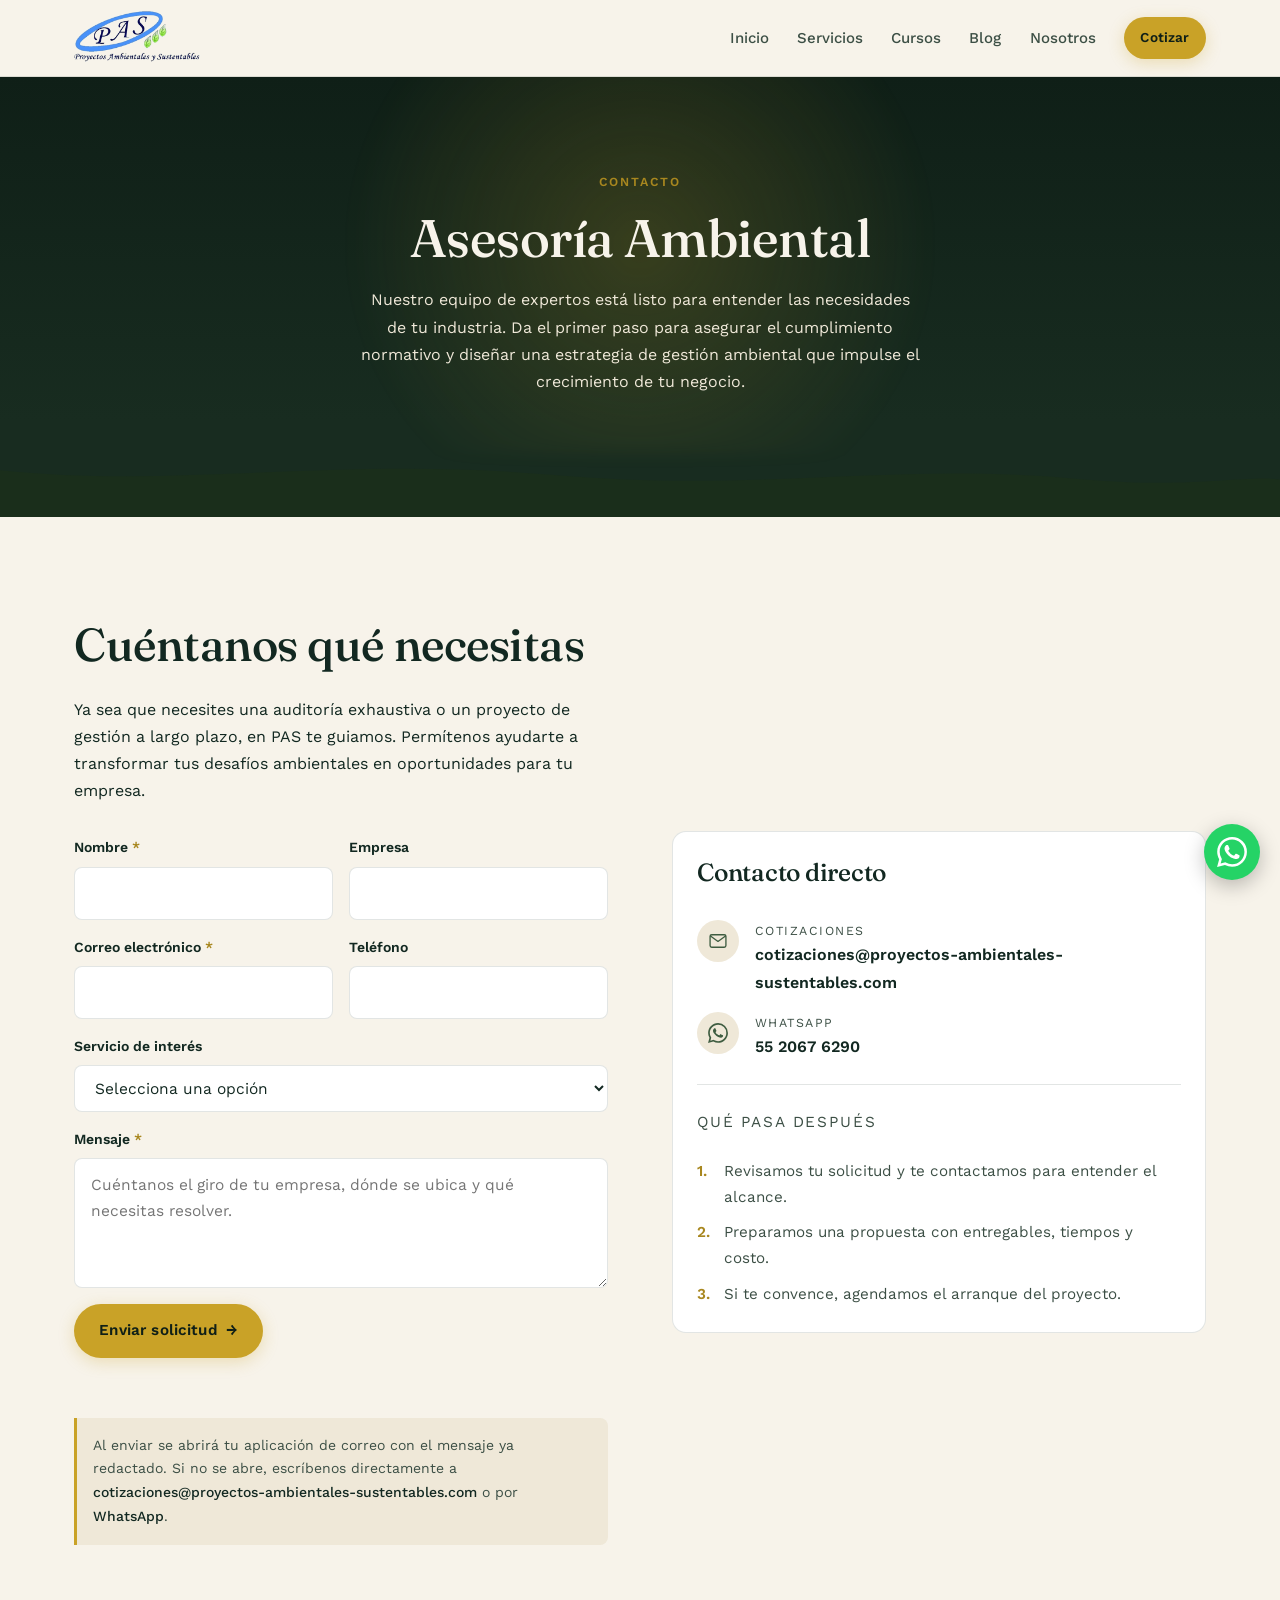
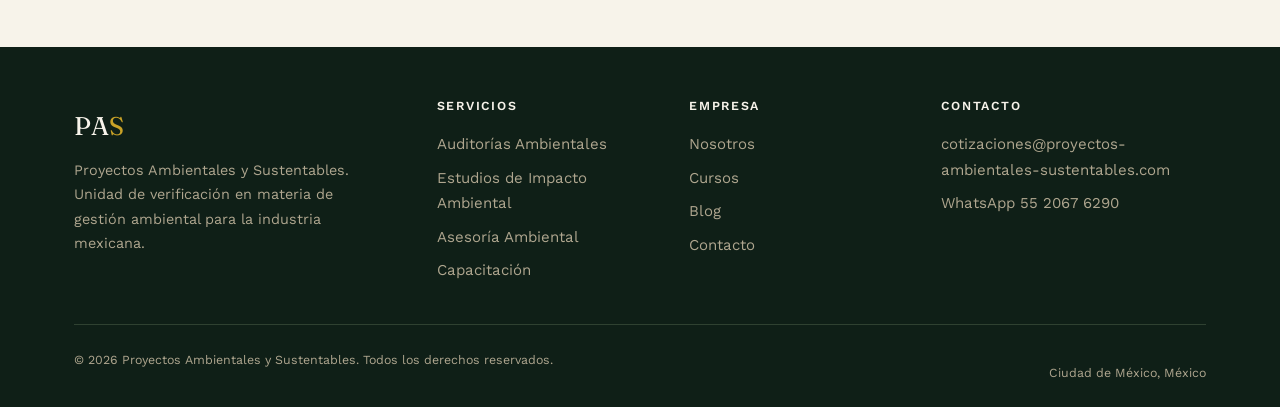
<file: contacto.html>
<!DOCTYPE html>
<html lang="es-MX">
<head>
<meta charset="UTF-8">
<meta name="viewport" content="width=device-width, initial-scale=1">
<title>Contacto y Cotizaciones | PAS Gestión Ambiental</title>
<meta name="description" content="Solicita una cotización de auditoría ambiental, estudio de impacto ambiental, asesoría o capacitación. Escríbenos por correo o por WhatsApp, sin compromiso.">
<link rel="canonical" href="https://proyectos-ambientales-sustentables.com/contacto.html">
<meta name="theme-color" content="#0F1F17">
<meta name="robots" content="index,follow">

<meta property="og:type" content="website">
<meta property="og:locale" content="es_MX">
<meta property="og:site_name" content="Proyectos Ambientales y Sustentables">
<meta property="og:title" content="Contacto y Cotizaciones | PAS Gestión Ambiental">
<meta property="og:description" content="Cuéntanos qué necesita tu empresa y te respondemos con una propuesta clara. Sin compromiso.">
<meta property="og:url" content="https://proyectos-ambientales-sustentables.com/contacto.html">
<meta property="og:image" content="https://proyectos-ambientales-sustentables.com/assets/img/og-default.jpg">
<meta name="twitter:card" content="summary_large_image">

<link rel="icon" href="assets/img/logo-pas.png" type="image/png">
<link rel="preconnect" href="https://fonts.googleapis.com">
<link rel="preconnect" href="https://fonts.gstatic.com" crossorigin>
<link href="https://fonts.googleapis.com/css2?family=Fraunces:ital,opsz,wght@0,9..144,400..600;1,9..144,400..500&family=Work+Sans:wght@400;500;600&display=swap" rel="stylesheet">
<link rel="stylesheet" href="assets/css/site.css">
</head>
<body>
<a class="skip-link" href="#contenido">Saltar al contenido</a>

<header class="site-header">
  <div class="container header__inner">
    <a class="brand" href="index.html" aria-label="PAS Proyectos Ambientales y Sustentables, inicio">
      <img src="assets/img/logo-pas.png" alt="PAS Proyectos Ambientales y Sustentables" width="128" height="59">
    </a>
    <button class="nav-toggle" type="button" aria-expanded="false" aria-controls="menu-principal" aria-label="Abrir menú de navegación">
      <span></span><span></span><span></span>
    </button>
    <nav class="nav" id="menu-principal" aria-label="Navegación principal">
      <ul class="nav__list">
        <li><a class="nav__link" href="index.html">Inicio</a></li>
        <li><a class="nav__link" href="servicios.html">Servicios</a></li>
        <li><a class="nav__link" href="cursos.html">Cursos</a></li>
        <li><a class="nav__link" href="blog/">Blog</a></li>
        <li><a class="nav__link" href="nosotros.html">Nosotros</a></li>
        <li><a class="btn btn--primary btn--sm" href="contacto.html" aria-current="page">Cotizar</a></li>
      </ul>
    </nav>
  </div>
</header>

<main id="contenido">

  <section class="hero hero--page hero--center">
    <div class="hero__glow" aria-hidden="true"></div>
    <svg class="hills" viewBox="0 0 1440 320" preserveAspectRatio="none" aria-hidden="true">
      <path d="M0,220 C200,260 380,190 620,230 C860,270 1000,200 1220,240 C1340,260 1400,230 1440,240 L1440,320 L0,320 Z" fill="#1B2E1B" opacity="0.85"/>
    </svg>
    <div class="container hero__inner">
      <p class="eyebrow">Contacto</p>
      <h1>Asesoría Ambiental</h1>
      <p class="hero__text">Nuestro equipo de expertos está listo para entender las necesidades de tu industria. Da el primer paso para asegurar el cumplimiento normativo y diseñar una estrategia de gestión ambiental que impulse el crecimiento de tu negocio.</p>
    </div>
  </section>

  <section class="section section--cream">
    <div class="container">
      <div class="split">

        <!-- ---------- Formulario ---------- -->
        <div class="reveal">
          <h2>Cuéntanos qué necesitas</h2>
          <p class="mt-3">Ya sea que necesites una auditoría exhaustiva o un proyecto de gestión a largo plazo, en PAS te guiamos. Permítenos ayudarte a transformar tus desafíos ambientales en oportunidades para tu empresa.</p>

          <form class="form mt-4" id="form-contacto" data-email="cotizaciones@proyectos-ambientales-sustentables.com" novalidate>
            <div class="form__row">
              <div class="field">
                <label for="nombre">Nombre <span class="req" aria-hidden="true">*</span></label>
                <input type="text" id="nombre" name="nombre" autocomplete="name" required>
              </div>
              <div class="field">
                <label for="empresa">Empresa</label>
                <input type="text" id="empresa" name="empresa" autocomplete="organization">
              </div>
            </div>

            <div class="form__row">
              <div class="field">
                <label for="correo">Correo electrónico <span class="req" aria-hidden="true">*</span></label>
                <input type="email" id="correo" name="correo" autocomplete="email" required>
              </div>
              <div class="field">
                <label for="telefono">Teléfono</label>
                <input type="tel" id="telefono" name="telefono" autocomplete="tel" inputmode="tel">
              </div>
            </div>

            <div class="field">
              <label for="servicio">Servicio de interés</label>
              <select id="servicio" name="servicio">
                <option value="">Selecciona una opción</option>
                <option>Auditorías Ambientales</option>
                <option>Estudios de Impacto Ambiental</option>
                <option>Asesoría Ambiental</option>
                <option>Capacitación</option>
                <option>Cursos</option>
                <option>Otro</option>
              </select>
            </div>

            <div class="field">
              <label for="mensaje">Mensaje <span class="req" aria-hidden="true">*</span></label>
              <textarea id="mensaje" name="mensaje" required placeholder="Cuéntanos el giro de tu empresa, dónde se ubica y qué necesitas resolver."></textarea>
            </div>

            <div class="btn-row">
              <button class="btn btn--primary" type="submit">Enviar solicitud <span class="arrow" aria-hidden="true">&rarr;</span></button>
            </div>
            <p class="form__status" id="form-status" role="status" aria-live="polite"></p>
          </form>

          <!-- Este aviso debe funcionar aunque el JavaScript esté desactivado -->
          <p class="form__note mt-3">
            Al enviar se abrirá tu aplicación de correo con el mensaje ya redactado. Si no se abre,
            escríbenos directamente a
            <a class="link" href="mailto:cotizaciones@proyectos-ambientales-sustentables.com?subject=Solicitud%20de%20cotizaci%C3%B3n">cotizaciones@proyectos-ambientales-sustentables.com</a>
            o por
            <!-- CAMBIAR-TELEFONO -->
            <a class="link" href="https://wa.me/525559657126?text=Hola%20PAS%2C%20me%20interesa%20una%20cotizaci%C3%B3n." target="_blank" rel="noopener">WhatsApp</a>.
          </p>
        </div>

        <!-- ---------- Contacto directo ---------- -->
        <div class="reveal">
          <div class="card" style="gap:var(--sp-3)">
            <h3>Contacto directo</h3>
            <div class="contact-list">
              <a class="contact-item" href="mailto:cotizaciones@proyectos-ambientales-sustentables.com?subject=Solicitud%20de%20cotizaci%C3%B3n">
                <span class="contact-item__icon" aria-hidden="true">
                  <svg viewBox="0 0 24 24" fill="none" stroke="currentColor" stroke-width="1.6" stroke-linecap="round" stroke-linejoin="round"><rect x="2.5" y="4.5" width="19" height="15" rx="2"/><path d="m3 6 9 6.5L21 6"/></svg>
                </span>
                <span>
                  <span class="contact-item__label">Cotizaciones</span>
                  <span class="contact-item__value">cotizaciones@proyectos-ambientales-sustentables.com</span>
                </span>
              </a>
              <!-- CAMBIAR-TELEFONO -->
              <a class="contact-item" href="https://wa.me/525559657126?text=Hola%20PAS%2C%20me%20interesa%20una%20cotizaci%C3%B3n." target="_blank" rel="noopener">
                <span class="contact-item__icon" aria-hidden="true">
                  <svg viewBox="0 0 24 24" fill="currentColor"><path d="M17.472 14.382c-.297-.149-1.758-.867-2.03-.967-.273-.099-.471-.148-.67.15-.197.297-.767.966-.94 1.164-.173.199-.347.223-.644.075-.297-.15-1.255-.463-2.39-1.475-.883-.788-1.48-1.761-1.653-2.059-.173-.297-.018-.458.13-.606.134-.133.298-.347.446-.52.149-.174.198-.298.298-.497.099-.198.05-.371-.025-.52-.075-.149-.669-1.612-.916-2.207-.242-.579-.487-.5-.669-.51-.173-.008-.371-.01-.57-.01-.198 0-.52.074-.792.372-.272.297-1.04 1.016-1.04 2.479 0 1.462 1.065 2.875 1.213 3.074.149.198 2.096 3.2 5.077 4.487.709.306 1.262.489 1.694.625.712.227 1.36.195 1.871.118.571-.085 1.758-.719 2.006-1.413.248-.694.248-1.289.173-1.413-.074-.124-.272-.198-.57-.347M12.05 21.785h-.004a9.87 9.87 0 0 1-5.031-1.378l-.361-.214-3.741.982.998-3.648-.235-.374a9.86 9.86 0 0 1-1.51-5.26c.001-5.45 4.436-9.884 9.888-9.884 2.64 0 5.122 1.03 6.988 2.898a9.825 9.825 0 0 1 2.893 6.994c-.003 5.45-4.437 9.884-9.885 9.884m8.413-18.297A11.815 11.815 0 0 0 12.05 0C5.495 0 .16 5.335.157 11.892c0 2.096.547 4.142 1.588 5.945L.057 24l6.305-1.654a11.882 11.882 0 0 0 5.683 1.448h.005c6.554 0 11.89-5.335 11.893-11.893a11.821 11.821 0 0 0-3.48-8.413"/></svg>
                </span>
                <span>
                  <span class="contact-item__label">WhatsApp</span>
                  <span class="contact-item__value">55 2067 6290</span>
                </span>
              </a>
            </div>

            <hr style="border:0;border-top:1px solid var(--line);margin:0">

            <div>
              <p class="contact-item__label">Qué pasa después</p>
              <ol class="mt-3" style="counter-reset:n">
                <li style="position:relative;padding-left:1.8em;margin-bottom:.6rem;color:var(--ink-soft);font-size:.95rem">
                  <span style="position:absolute;left:0;color:var(--gold-600);font-weight:600">1.</span>
                  Revisamos tu solicitud y te contactamos para entender el alcance.
                </li>
                <li style="position:relative;padding-left:1.8em;margin-bottom:.6rem;color:var(--ink-soft);font-size:.95rem">
                  <span style="position:absolute;left:0;color:var(--gold-600);font-weight:600">2.</span>
                  Preparamos una propuesta con entregables, tiempos y costo.
                </li>
                <li style="position:relative;padding-left:1.8em;color:var(--ink-soft);font-size:.95rem">
                  <span style="position:absolute;left:0;color:var(--gold-600);font-weight:600">3.</span>
                  Si te convence, agendamos el arranque del proyecto.
                </li>
              </ol>
            </div>
          </div>
        </div>

      </div>
    </div>
  </section>

</main>

<footer class="site-footer">
  <div class="container">
    <div class="footer__grid">
      <div class="footer__brand">
        <p class="mark">PA<span>S</span></p>
        <p>Proyectos Ambientales y Sustentables. Unidad de verificación en materia de gestión ambiental para la industria mexicana.</p>
      </div>
      <div>
        <p class="footer__title">Servicios</p>
        <ul class="footer__list">
          <li><a href="servicios.html#auditorias">Auditorías Ambientales</a></li>
          <li><a href="servicios.html#impacto">Estudios de Impacto Ambiental</a></li>
          <li><a href="servicios.html#asesoria">Asesoría Ambiental</a></li>
          <li><a href="servicios.html#capacitacion">Capacitación</a></li>
        </ul>
      </div>
      <div>
        <p class="footer__title">Empresa</p>
        <ul class="footer__list">
          <li><a href="nosotros.html">Nosotros</a></li>
          <li><a href="cursos.html">Cursos</a></li>
          <li><a href="blog/">Blog</a></li>
          <li><a href="contacto.html">Contacto</a></li>
        </ul>
      </div>
      <div>
        <p class="footer__title">Contacto</p>
        <ul class="footer__list">
          <li><a href="mailto:cotizaciones@proyectos-ambientales-sustentables.com">cotizaciones@proyectos-ambientales-sustentables.com</a></li>
          <!-- CAMBIAR-TELEFONO -->
          <li><a href="https://wa.me/525559657126" target="_blank" rel="noopener">WhatsApp 55 2067 6290</a></li>
        </ul>
      </div>
    </div>
    <div class="footer__bottom">
      <p>&copy; <span data-year>2026</span> Proyectos Ambientales y Sustentables. Todos los derechos reservados.</p>
      <p>Ciudad de México, México</p>
    </div>
  </div>
</footer>

<!-- CAMBIAR-TELEFONO -->
<a class="wa-float" href="https://wa.me/525559657126?text=Hola%20PAS%2C%20me%20interesa%20una%20cotizaci%C3%B3n." target="_blank" rel="noopener" aria-label="Escríbenos por WhatsApp">
  <svg viewBox="0 0 24 24" aria-hidden="true"><path d="M17.472 14.382c-.297-.149-1.758-.867-2.03-.967-.273-.099-.471-.148-.67.15-.197.297-.767.966-.94 1.164-.173.199-.347.223-.644.075-.297-.15-1.255-.463-2.39-1.475-.883-.788-1.48-1.761-1.653-2.059-.173-.297-.018-.458.13-.606.134-.133.298-.347.446-.52.149-.174.198-.298.298-.497.099-.198.05-.371-.025-.52-.075-.149-.669-1.612-.916-2.207-.242-.579-.487-.5-.669-.51-.173-.008-.371-.01-.57-.01-.198 0-.52.074-.792.372-.272.297-1.04 1.016-1.04 2.479 0 1.462 1.065 2.875 1.213 3.074.149.198 2.096 3.2 5.077 4.487.709.306 1.262.489 1.694.625.712.227 1.36.195 1.871.118.571-.085 1.758-.719 2.006-1.413.248-.694.248-1.289.173-1.413-.074-.124-.272-.198-.57-.347M12.05 21.785h-.004a9.87 9.87 0 0 1-5.031-1.378l-.361-.214-3.741.982.998-3.648-.235-.374a9.86 9.86 0 0 1-1.51-5.26c.001-5.45 4.436-9.884 9.888-9.884 2.64 0 5.122 1.03 6.988 2.898a9.825 9.825 0 0 1 2.893 6.994c-.003 5.45-4.437 9.884-9.885 9.884m8.413-18.297A11.815 11.815 0 0 0 12.05 0C5.495 0 .16 5.335.157 11.892c0 2.096.547 4.142 1.588 5.945L.057 24l6.305-1.654a11.882 11.882 0 0 0 5.683 1.448h.005c6.554 0 11.89-5.335 11.893-11.893a11.821 11.821 0 0 0-3.48-8.413"/></svg>
</a>

<script type="application/ld+json">
{
  "@context": "https://schema.org",
  "@type": "ContactPage",
  "name": "Contacto y Cotizaciones | PAS",
  "url": "https://proyectos-ambientales-sustentables.com/contacto.html",
  "mainEntity": {
    "@type": "Organization",
    "name": "PAS - Proyectos Ambientales y Sustentables",
    "url": "https://proyectos-ambientales-sustentables.com/",
    "email": "cotizaciones@proyectos-ambientales-sustentables.com",
    "contactPoint": {
      "@type": "ContactPoint",
      "contactType": "Ventas y cotizaciones",
      "email": "cotizaciones@proyectos-ambientales-sustentables.com",
      "telephone": "+525559657126",
      "availableLanguage": "Spanish",
      "areaServed": "MX"
    }
  }
}
</script>

<script src="assets/js/site.js" defer></script>
</body>
</html>
</file>
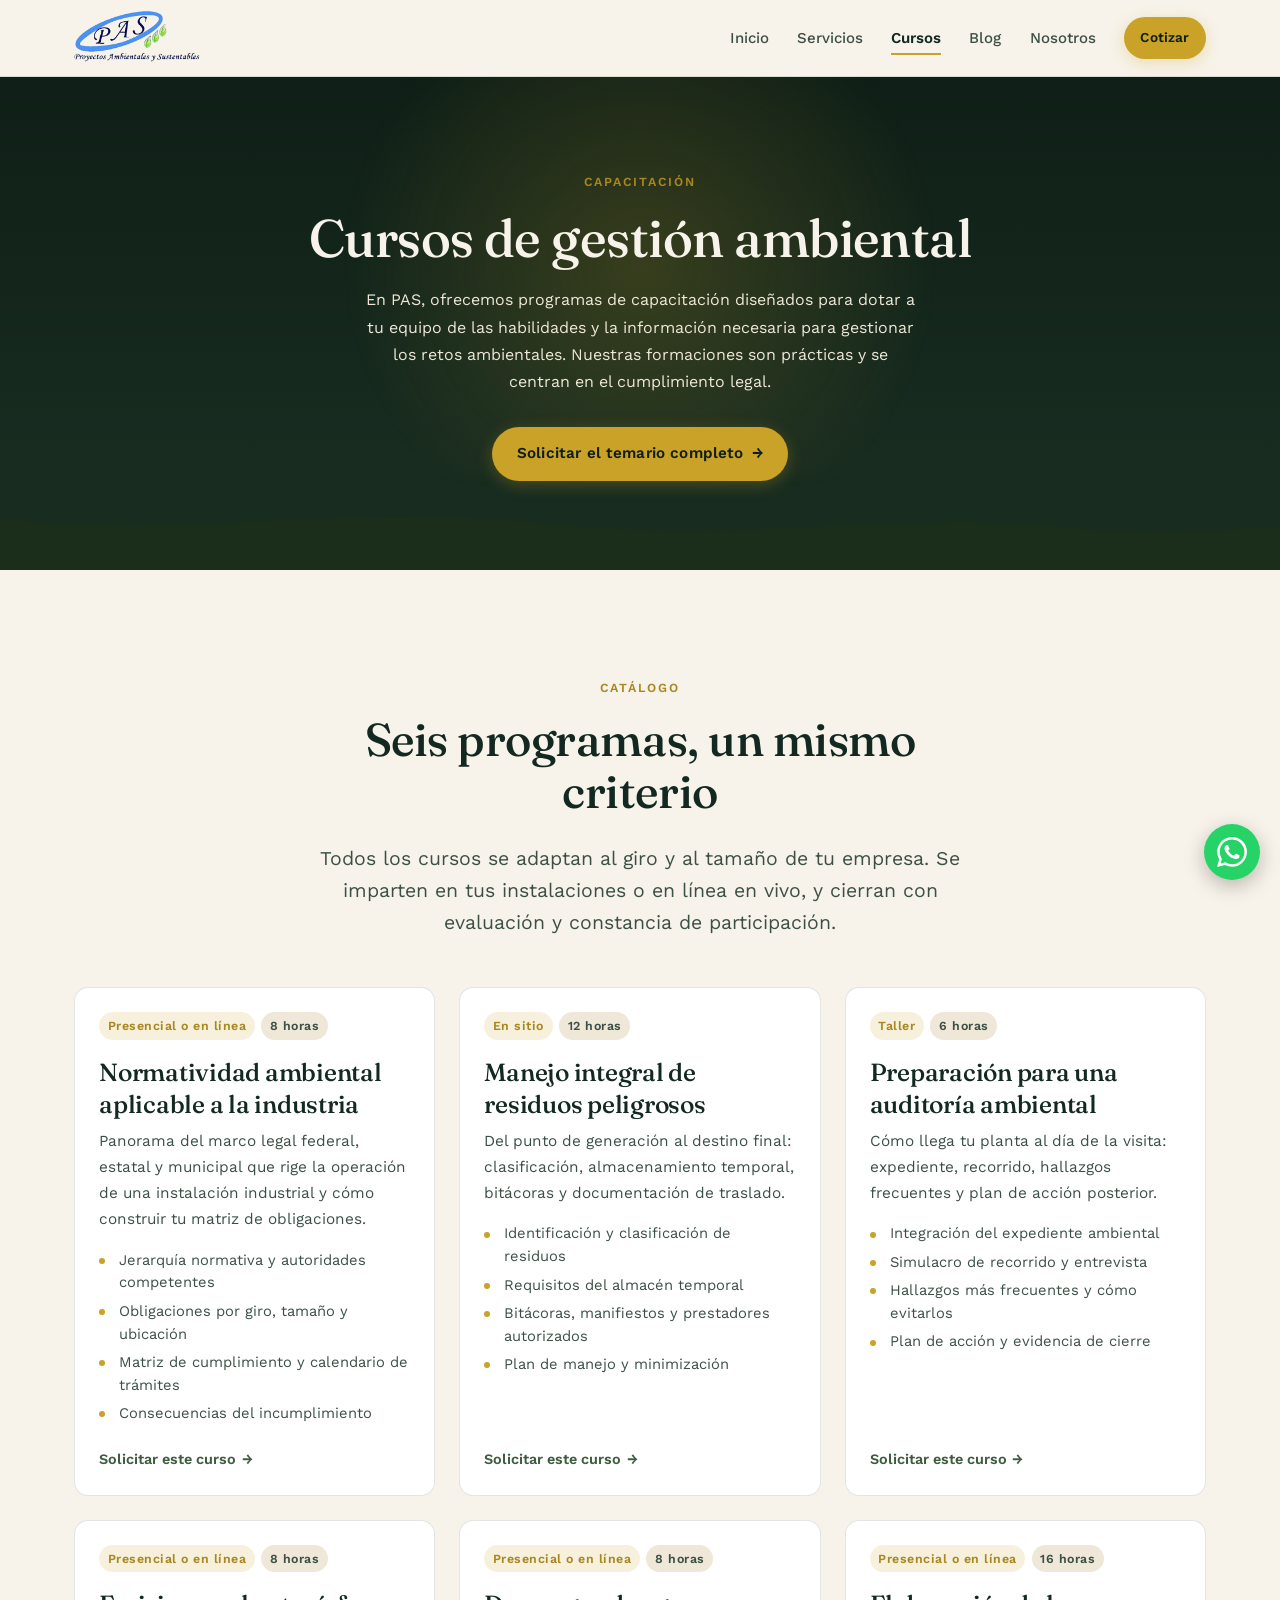
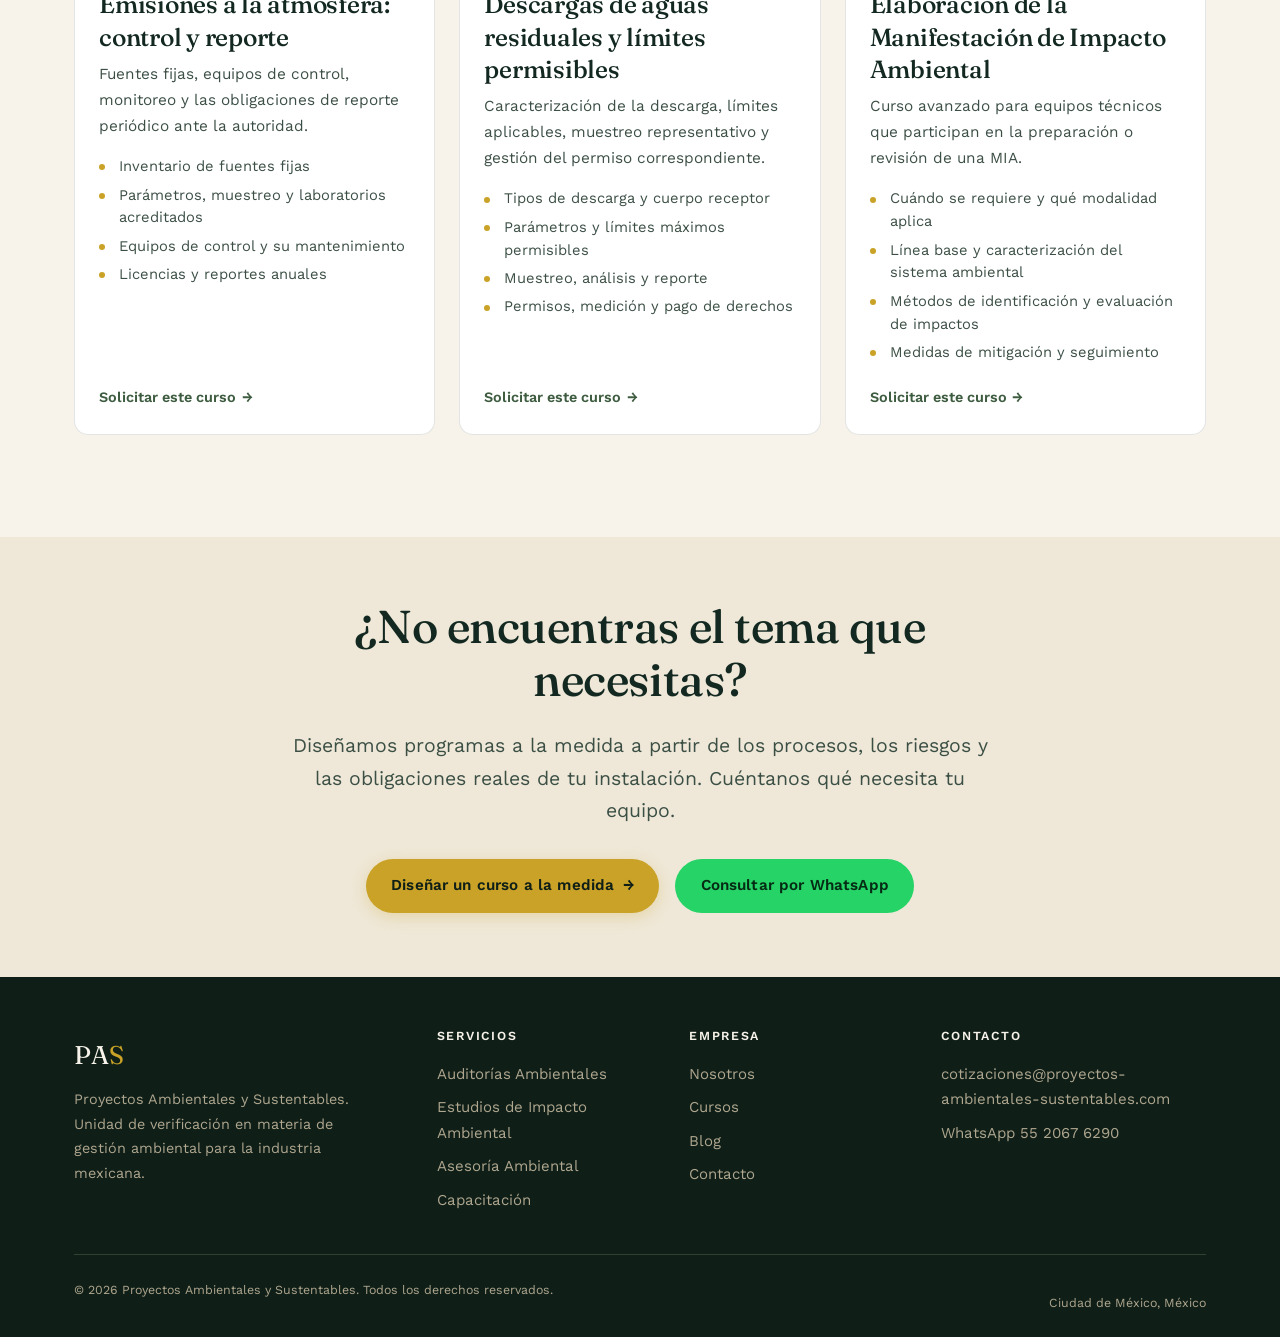
<file: cursos.html>
<!DOCTYPE html>
<html lang="es-MX">
<head>
<meta charset="UTF-8">
<meta name="viewport" content="width=device-width, initial-scale=1">
<title>Cursos de Capacitación Ambiental para Empresas | PAS</title>
<meta name="description" content="Cursos prácticos de normatividad ambiental, residuos peligrosos, emisiones y auditoría. Presencial en tu planta o en línea. Solicita el temario completo.">
<link rel="canonical" href="https://proyectos-ambientales-sustentables.com/cursos.html">
<meta name="theme-color" content="#0F1F17">
<meta name="robots" content="index,follow">

<meta property="og:type" content="website">
<meta property="og:locale" content="es_MX">
<meta property="og:site_name" content="Proyectos Ambientales y Sustentables">
<meta property="og:title" content="Cursos de Capacitación Ambiental para Empresas | PAS">
<meta property="og:description" content="Cursos prácticos de normatividad ambiental, residuos peligrosos, emisiones y auditoría. Presencial en tu planta o en línea.">
<meta property="og:url" content="https://proyectos-ambientales-sustentables.com/cursos.html">
<meta property="og:image" content="https://proyectos-ambientales-sustentables.com/assets/img/og-default.jpg">
<meta name="twitter:card" content="summary_large_image">

<link rel="icon" href="assets/img/logo-pas.png" type="image/png">
<link rel="preconnect" href="https://fonts.googleapis.com">
<link rel="preconnect" href="https://fonts.gstatic.com" crossorigin>
<link href="https://fonts.googleapis.com/css2?family=Fraunces:ital,opsz,wght@0,9..144,400..600;1,9..144,400..500&family=Work+Sans:wght@400;500;600&display=swap" rel="stylesheet">
<link rel="stylesheet" href="assets/css/site.css">
</head>
<body>
<a class="skip-link" href="#contenido">Saltar al contenido</a>

<header class="site-header">
  <div class="container header__inner">
    <a class="brand" href="index.html" aria-label="PAS Proyectos Ambientales y Sustentables, inicio">
      <img src="assets/img/logo-pas.png" alt="PAS Proyectos Ambientales y Sustentables" width="128" height="59">
    </a>
    <button class="nav-toggle" type="button" aria-expanded="false" aria-controls="menu-principal" aria-label="Abrir menú de navegación">
      <span></span><span></span><span></span>
    </button>
    <nav class="nav" id="menu-principal" aria-label="Navegación principal">
      <ul class="nav__list">
        <li><a class="nav__link" href="index.html">Inicio</a></li>
        <li><a class="nav__link" href="servicios.html">Servicios</a></li>
        <li><a class="nav__link" href="cursos.html" aria-current="page">Cursos</a></li>
        <li><a class="nav__link" href="blog/">Blog</a></li>
        <li><a class="nav__link" href="nosotros.html">Nosotros</a></li>
        <li><a class="btn btn--primary btn--sm" href="contacto.html">Cotizar</a></li>
      </ul>
    </nav>
  </div>
</header>

<main id="contenido">

  <section class="hero hero--page hero--center">
    <div class="hero__glow" aria-hidden="true"></div>
    <svg class="hills" viewBox="0 0 1440 320" preserveAspectRatio="none" aria-hidden="true">
      <path d="M0,220 C200,260 380,190 620,230 C860,270 1000,200 1220,240 C1340,260 1400,230 1440,240 L1440,320 L0,320 Z" fill="#1B2E1B" opacity="0.85"/>
    </svg>
    <div class="container hero__inner">
      <p class="eyebrow">Capacitación</p>
      <h1>Cursos de gestión ambiental</h1>
      <p class="hero__text">En PAS, ofrecemos programas de capacitación diseñados para dotar a tu equipo de las habilidades y la información necesaria para gestionar los retos ambientales. Nuestras formaciones son prácticas y se centran en el cumplimiento legal.</p>
      <div class="btn-row" style="justify-content:center">
        <a class="btn btn--primary" href="contacto.html">Solicitar el temario completo <span class="arrow" aria-hidden="true">&rarr;</span></a>
      </div>
    </div>
  </section>

  <section class="section section--cream" aria-labelledby="t-catalogo">
    <div class="container">
      <div class="section-head section-head--center">
        <p class="eyebrow">Catálogo</p>
        <h2 id="t-catalogo">Seis programas, un mismo criterio</h2>
        <p class="lead mt-3" style="margin-inline:auto">Todos los cursos se adaptan al giro y al tamaño de tu empresa. Se imparten en tus instalaciones o en línea en vivo, y cierran con evaluación y constancia de participación.</p>
      </div>

      <!-- CONTENIDO SUGERIDO - REVISAR CON EL CLIENTE:
           títulos, duraciones, modalidades y temarios de los seis cursos.
           Son propuestas realistas para el mercado mexicano, pero deben
           confirmarse o sustituirse por el catálogo real de PAS. -->
      <div class="grid grid-3">

        <article class="card course-card reveal" id="normatividad">
          <div class="course-meta"><span class="tag tag--gold">Presencial o en línea</span><span class="tag">8 horas</span></div>
          <h3>Normatividad ambiental aplicable a la industria</h3>
          <p>Panorama del marco legal federal, estatal y municipal que rige la operación de una instalación industrial y cómo construir tu matriz de obligaciones.</p>
          <ul>
            <li>Jerarquía normativa y autoridades competentes</li>
            <li>Obligaciones por giro, tamaño y ubicación</li>
            <li>Matriz de cumplimiento y calendario de trámites</li>
            <li>Consecuencias del incumplimiento</li>
          </ul>
          <a class="card__more" href="contacto.html">Solicitar este curso <span class="arrow" aria-hidden="true">&rarr;</span></a>
        </article>

        <article class="card course-card reveal" id="residuos">
          <div class="course-meta"><span class="tag tag--gold">En sitio</span><span class="tag">12 horas</span></div>
          <h3>Manejo integral de residuos peligrosos</h3>
          <p>Del punto de generación al destino final: clasificación, almacenamiento temporal, bitácoras y documentación de traslado.</p>
          <ul>
            <li>Identificación y clasificación de residuos</li>
            <li>Requisitos del almacén temporal</li>
            <li>Bitácoras, manifiestos y prestadores autorizados</li>
            <li>Plan de manejo y minimización</li>
          </ul>
          <a class="card__more" href="contacto.html">Solicitar este curso <span class="arrow" aria-hidden="true">&rarr;</span></a>
        </article>

        <article class="card course-card reveal" id="preparacion-auditoria">
          <div class="course-meta"><span class="tag tag--gold">Taller</span><span class="tag">6 horas</span></div>
          <h3>Preparación para una auditoría ambiental</h3>
          <p>Cómo llega tu planta al día de la visita: expediente, recorrido, hallazgos frecuentes y plan de acción posterior.</p>
          <ul>
            <li>Integración del expediente ambiental</li>
            <li>Simulacro de recorrido y entrevista</li>
            <li>Hallazgos más frecuentes y cómo evitarlos</li>
            <li>Plan de acción y evidencia de cierre</li>
          </ul>
          <a class="card__more" href="contacto.html">Solicitar este curso <span class="arrow" aria-hidden="true">&rarr;</span></a>
        </article>

        <article class="card course-card reveal" id="emisiones">
          <div class="course-meta"><span class="tag tag--gold">Presencial o en línea</span><span class="tag">8 horas</span></div>
          <h3>Emisiones a la atmósfera: control y reporte</h3>
          <p>Fuentes fijas, equipos de control, monitoreo y las obligaciones de reporte periódico ante la autoridad.</p>
          <ul>
            <li>Inventario de fuentes fijas</li>
            <li>Parámetros, muestreo y laboratorios acreditados</li>
            <li>Equipos de control y su mantenimiento</li>
            <li>Licencias y reportes anuales</li>
          </ul>
          <a class="card__more" href="contacto.html">Solicitar este curso <span class="arrow" aria-hidden="true">&rarr;</span></a>
        </article>

        <article class="card course-card reveal" id="aguas">
          <div class="course-meta"><span class="tag tag--gold">Presencial o en línea</span><span class="tag">8 horas</span></div>
          <h3>Descargas de aguas residuales y límites permisibles</h3>
          <p>Caracterización de la descarga, límites aplicables, muestreo representativo y gestión del permiso correspondiente.</p>
          <ul>
            <li>Tipos de descarga y cuerpo receptor</li>
            <li>Parámetros y límites máximos permisibles</li>
            <li>Muestreo, análisis y reporte</li>
            <li>Permisos, medición y pago de derechos</li>
          </ul>
          <a class="card__more" href="contacto.html">Solicitar este curso <span class="arrow" aria-hidden="true">&rarr;</span></a>
        </article>

        <article class="card course-card reveal" id="mia">
          <div class="course-meta"><span class="tag tag--gold">Presencial o en línea</span><span class="tag">16 horas</span></div>
          <h3>Elaboración de la Manifestación de Impacto Ambiental</h3>
          <p>Curso avanzado para equipos técnicos que participan en la preparación o revisión de una MIA.</p>
          <ul>
            <li>Cuándo se requiere y qué modalidad aplica</li>
            <li>Línea base y caracterización del sistema ambiental</li>
            <li>Métodos de identificación y evaluación de impactos</li>
            <li>Medidas de mitigación y seguimiento</li>
          </ul>
          <a class="card__more" href="contacto.html">Solicitar este curso <span class="arrow" aria-hidden="true">&rarr;</span></a>
        </article>

      </div>
    </div>
  </section>

  <section class="section section--sand section--tight">
    <div class="container container--narrow text-center reveal">
      <h2>¿No encuentras el tema que necesitas?</h2>
      <p class="lead mt-3" style="margin-inline:auto">Diseñamos programas a la medida a partir de los procesos, los riesgos y las obligaciones reales de tu instalación. Cuéntanos qué necesita tu equipo.</p>
      <div class="btn-row mt-4" style="justify-content:center">
        <a class="btn btn--primary" href="contacto.html">Diseñar un curso a la medida <span class="arrow" aria-hidden="true">&rarr;</span></a>
        <!-- CAMBIAR-TELEFONO -->
        <a class="btn btn--wa" href="https://wa.me/525559657126?text=Hola%20PAS%2C%20me%20interesa%20un%20curso%20de%20capacitaci%C3%B3n%20ambiental." target="_blank" rel="noopener">Consultar por WhatsApp</a>
      </div>
    </div>
  </section>

</main>

<footer class="site-footer">
  <div class="container">
    <div class="footer__grid">
      <div class="footer__brand">
        <p class="mark">PA<span>S</span></p>
        <p>Proyectos Ambientales y Sustentables. Unidad de verificación en materia de gestión ambiental para la industria mexicana.</p>
      </div>
      <div>
        <p class="footer__title">Servicios</p>
        <ul class="footer__list">
          <li><a href="servicios.html#auditorias">Auditorías Ambientales</a></li>
          <li><a href="servicios.html#impacto">Estudios de Impacto Ambiental</a></li>
          <li><a href="servicios.html#asesoria">Asesoría Ambiental</a></li>
          <li><a href="servicios.html#capacitacion">Capacitación</a></li>
        </ul>
      </div>
      <div>
        <p class="footer__title">Empresa</p>
        <ul class="footer__list">
          <li><a href="nosotros.html">Nosotros</a></li>
          <li><a href="cursos.html">Cursos</a></li>
          <li><a href="blog/">Blog</a></li>
          <li><a href="contacto.html">Contacto</a></li>
        </ul>
      </div>
      <div>
        <p class="footer__title">Contacto</p>
        <ul class="footer__list">
          <li><a href="mailto:cotizaciones@proyectos-ambientales-sustentables.com">cotizaciones@proyectos-ambientales-sustentables.com</a></li>
          <!-- CAMBIAR-TELEFONO -->
          <li><a href="https://wa.me/525559657126" target="_blank" rel="noopener">WhatsApp 55 2067 6290</a></li>
        </ul>
      </div>
    </div>
    <div class="footer__bottom">
      <p>&copy; <span data-year>2026</span> Proyectos Ambientales y Sustentables. Todos los derechos reservados.</p>
      <p>Ciudad de México, México</p>
    </div>
  </div>
</footer>

<!-- CAMBIAR-TELEFONO -->
<a class="wa-float" href="https://wa.me/525559657126?text=Hola%20PAS%2C%20me%20interesa%20informaci%C3%B3n%20sobre%20sus%20cursos." target="_blank" rel="noopener" aria-label="Escríbenos por WhatsApp">
  <svg viewBox="0 0 24 24" aria-hidden="true"><path d="M17.472 14.382c-.297-.149-1.758-.867-2.03-.967-.273-.099-.471-.148-.67.15-.197.297-.767.966-.94 1.164-.173.199-.347.223-.644.075-.297-.15-1.255-.463-2.39-1.475-.883-.788-1.48-1.761-1.653-2.059-.173-.297-.018-.458.13-.606.134-.133.298-.347.446-.52.149-.174.198-.298.298-.497.099-.198.05-.371-.025-.52-.075-.149-.669-1.612-.916-2.207-.242-.579-.487-.5-.669-.51-.173-.008-.371-.01-.57-.01-.198 0-.52.074-.792.372-.272.297-1.04 1.016-1.04 2.479 0 1.462 1.065 2.875 1.213 3.074.149.198 2.096 3.2 5.077 4.487.709.306 1.262.489 1.694.625.712.227 1.36.195 1.871.118.571-.085 1.758-.719 2.006-1.413.248-.694.248-1.289.173-1.413-.074-.124-.272-.198-.57-.347M12.05 21.785h-.004a9.87 9.87 0 0 1-5.031-1.378l-.361-.214-3.741.982.998-3.648-.235-.374a9.86 9.86 0 0 1-1.51-5.26c.001-5.45 4.436-9.884 9.888-9.884 2.64 0 5.122 1.03 6.988 2.898a9.825 9.825 0 0 1 2.893 6.994c-.003 5.45-4.437 9.884-9.885 9.884m8.413-18.297A11.815 11.815 0 0 0 12.05 0C5.495 0 .16 5.335.157 11.892c0 2.096.547 4.142 1.588 5.945L.057 24l6.305-1.654a11.882 11.882 0 0 0 5.683 1.448h.005c6.554 0 11.89-5.335 11.893-11.893a11.821 11.821 0 0 0-3.48-8.413"/></svg>
</a>

<script type="application/ld+json">
{
  "@context": "https://schema.org",
  "@type": "ItemList",
  "name": "Cursos de capacitación ambiental de PAS",
  "itemListElement": [
    { "@type": "ListItem", "position": 1, "item": {
      "@type": "Course", "name": "Normatividad ambiental aplicable a la industria",
      "description": "Marco legal federal, estatal y municipal que rige la operación de una instalación industrial y construcción de la matriz de obligaciones.",
      "url": "https://proyectos-ambientales-sustentables.com/cursos.html#normatividad",
      "inLanguage": "es-MX",
      "provider": { "@type": "Organization", "name": "PAS - Proyectos Ambientales y Sustentables", "url": "https://proyectos-ambientales-sustentables.com/" },
      "hasCourseInstance": { "@type": "CourseInstance", "courseMode": ["Onsite", "Online"], "courseWorkload": "PT8H" },
      "offers": { "@type": "Offer", "category": "Paid", "url": "https://proyectos-ambientales-sustentables.com/contacto.html" }
    }},
    { "@type": "ListItem", "position": 2, "item": {
      "@type": "Course", "name": "Manejo integral de residuos peligrosos",
      "description": "Clasificación, almacenamiento temporal, bitácoras, manifiestos y plan de manejo de residuos peligrosos.",
      "url": "https://proyectos-ambientales-sustentables.com/cursos.html#residuos",
      "inLanguage": "es-MX",
      "provider": { "@type": "Organization", "name": "PAS - Proyectos Ambientales y Sustentables", "url": "https://proyectos-ambientales-sustentables.com/" },
      "hasCourseInstance": { "@type": "CourseInstance", "courseMode": "Onsite", "courseWorkload": "PT12H" },
      "offers": { "@type": "Offer", "category": "Paid", "url": "https://proyectos-ambientales-sustentables.com/contacto.html" }
    }},
    { "@type": "ListItem", "position": 3, "item": {
      "@type": "Course", "name": "Preparación para una auditoría ambiental",
      "description": "Taller práctico para preparar el expediente, el recorrido y el plan de acción de una auditoría ambiental.",
      "url": "https://proyectos-ambientales-sustentables.com/cursos.html#preparacion-auditoria",
      "inLanguage": "es-MX",
      "provider": { "@type": "Organization", "name": "PAS - Proyectos Ambientales y Sustentables", "url": "https://proyectos-ambientales-sustentables.com/" },
      "hasCourseInstance": { "@type": "CourseInstance", "courseMode": ["Onsite", "Online"], "courseWorkload": "PT6H" },
      "offers": { "@type": "Offer", "category": "Paid", "url": "https://proyectos-ambientales-sustentables.com/contacto.html" }
    }},
    { "@type": "ListItem", "position": 4, "item": {
      "@type": "Course", "name": "Emisiones a la atmósfera: control y reporte",
      "description": "Inventario de fuentes fijas, monitoreo, equipos de control y obligaciones de reporte ante la autoridad.",
      "url": "https://proyectos-ambientales-sustentables.com/cursos.html#emisiones",
      "inLanguage": "es-MX",
      "provider": { "@type": "Organization", "name": "PAS - Proyectos Ambientales y Sustentables", "url": "https://proyectos-ambientales-sustentables.com/" },
      "hasCourseInstance": { "@type": "CourseInstance", "courseMode": ["Onsite", "Online"], "courseWorkload": "PT8H" },
      "offers": { "@type": "Offer", "category": "Paid", "url": "https://proyectos-ambientales-sustentables.com/contacto.html" }
    }},
    { "@type": "ListItem", "position": 5, "item": {
      "@type": "Course", "name": "Descargas de aguas residuales y límites permisibles",
      "description": "Caracterización de la descarga, límites máximos permisibles, muestreo representativo y gestión del permiso.",
      "url": "https://proyectos-ambientales-sustentables.com/cursos.html#aguas",
      "inLanguage": "es-MX",
      "provider": { "@type": "Organization", "name": "PAS - Proyectos Ambientales y Sustentables", "url": "https://proyectos-ambientales-sustentables.com/" },
      "hasCourseInstance": { "@type": "CourseInstance", "courseMode": ["Onsite", "Online"], "courseWorkload": "PT8H" },
      "offers": { "@type": "Offer", "category": "Paid", "url": "https://proyectos-ambientales-sustentables.com/contacto.html" }
    }},
    { "@type": "ListItem", "position": 6, "item": {
      "@type": "Course", "name": "Elaboración de la Manifestación de Impacto Ambiental",
      "description": "Curso avanzado sobre modalidad aplicable, línea base, evaluación de impactos y medidas de mitigación de una MIA.",
      "url": "https://proyectos-ambientales-sustentables.com/cursos.html#mia",
      "inLanguage": "es-MX",
      "provider": { "@type": "Organization", "name": "PAS - Proyectos Ambientales y Sustentables", "url": "https://proyectos-ambientales-sustentables.com/" },
      "hasCourseInstance": { "@type": "CourseInstance", "courseMode": ["Onsite", "Online"], "courseWorkload": "PT16H" },
      "offers": { "@type": "Offer", "category": "Paid", "url": "https://proyectos-ambientales-sustentables.com/contacto.html" }
    }}
  ]
}
</script>

<script src="assets/js/site.js" defer></script>
</body>
</html>
</file>
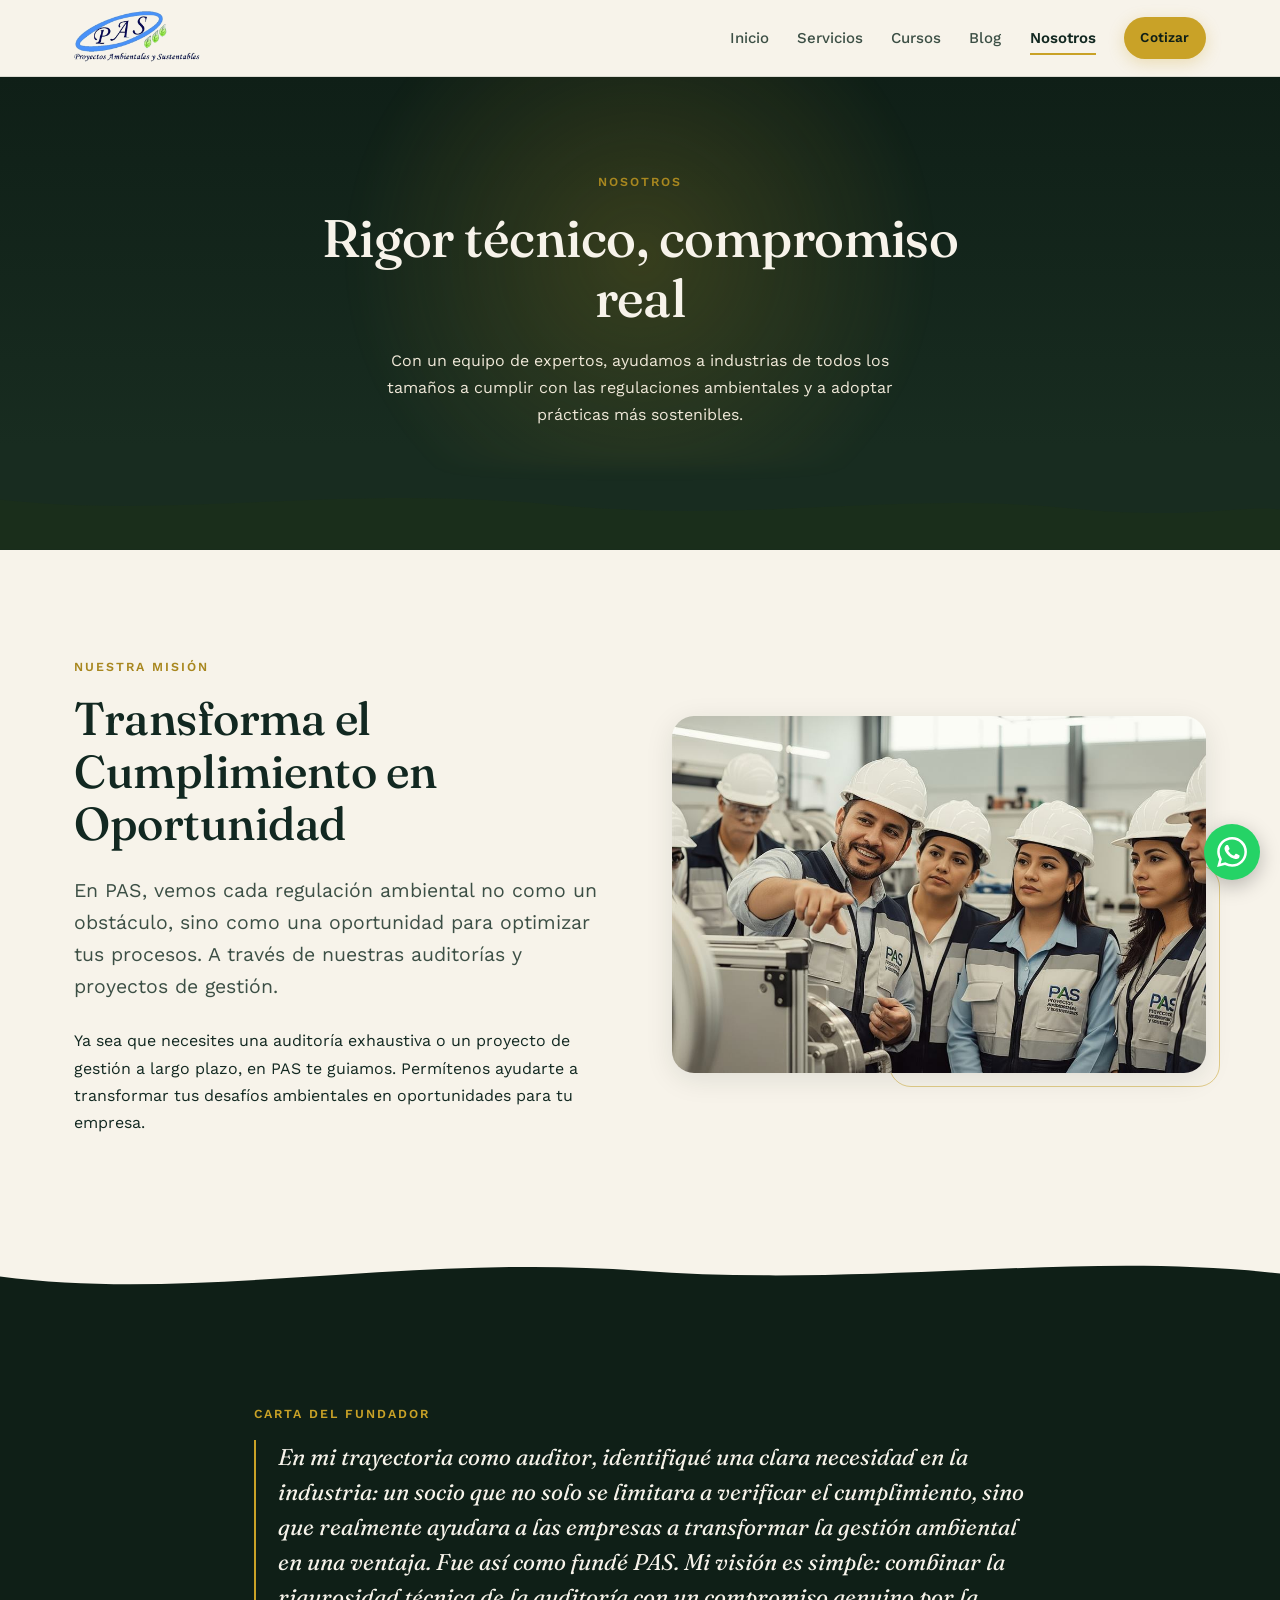
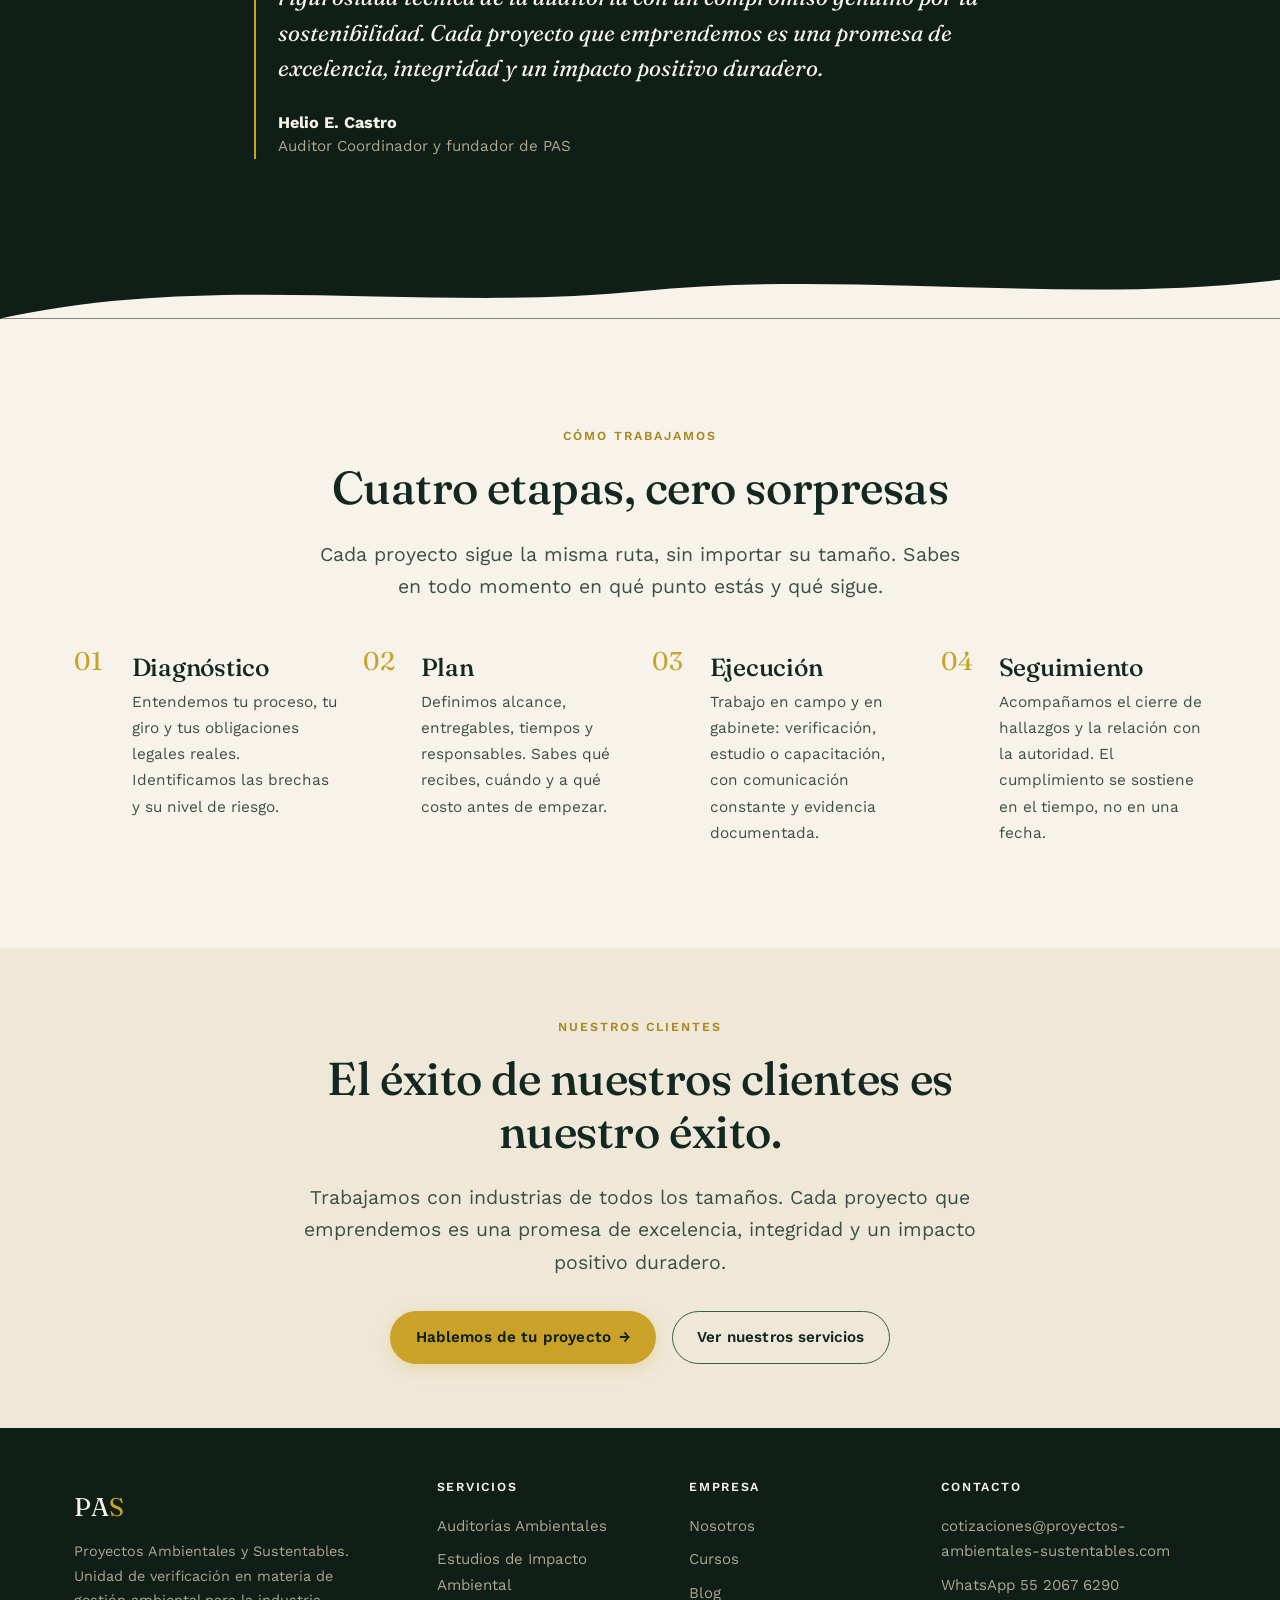
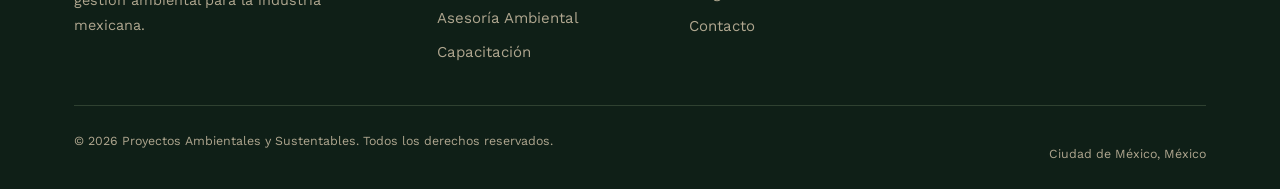
<file: nosotros.html>
<!DOCTYPE html>
<html lang="es-MX">
<head>
<meta charset="UTF-8">
<meta name="viewport" content="width=device-width, initial-scale=1">
<title>Nosotros | PAS Proyectos Ambientales y Sustentables</title>
<meta name="description" content="Somos una unidad de verificación en gestión ambiental. Conoce nuestra misión, la visión de nuestro fundador y cómo acompañamos a la industria mexicana.">
<link rel="canonical" href="https://proyectos-ambientales-sustentables.com/nosotros.html">
<meta name="theme-color" content="#0F1F17">
<meta name="robots" content="index,follow">

<meta property="og:type" content="website">
<meta property="og:locale" content="es_MX">
<meta property="og:site_name" content="Proyectos Ambientales y Sustentables">
<meta property="og:title" content="Nosotros | PAS Proyectos Ambientales y Sustentables">
<meta property="og:description" content="Combinamos la rigurosidad técnica de la auditoría con un compromiso genuino por la sostenibilidad. Conoce al equipo detrás de PAS.">
<meta property="og:url" content="https://proyectos-ambientales-sustentables.com/nosotros.html">
<meta property="og:image" content="https://proyectos-ambientales-sustentables.com/assets/img/og-default.jpg">
<meta name="twitter:card" content="summary_large_image">

<link rel="icon" href="assets/img/logo-pas.png" type="image/png">
<link rel="preconnect" href="https://fonts.googleapis.com">
<link rel="preconnect" href="https://fonts.gstatic.com" crossorigin>
<link href="https://fonts.googleapis.com/css2?family=Fraunces:ital,opsz,wght@0,9..144,400..600;1,9..144,400..500&family=Work+Sans:wght@400;500;600&display=swap" rel="stylesheet">
<link rel="stylesheet" href="assets/css/site.css">
</head>
<body>
<a class="skip-link" href="#contenido">Saltar al contenido</a>

<header class="site-header">
  <div class="container header__inner">
    <a class="brand" href="index.html" aria-label="PAS Proyectos Ambientales y Sustentables, inicio">
      <img src="assets/img/logo-pas.png" alt="PAS Proyectos Ambientales y Sustentables" width="128" height="59">
    </a>
    <button class="nav-toggle" type="button" aria-expanded="false" aria-controls="menu-principal" aria-label="Abrir menú de navegación">
      <span></span><span></span><span></span>
    </button>
    <nav class="nav" id="menu-principal" aria-label="Navegación principal">
      <ul class="nav__list">
        <li><a class="nav__link" href="index.html">Inicio</a></li>
        <li><a class="nav__link" href="servicios.html">Servicios</a></li>
        <li><a class="nav__link" href="cursos.html">Cursos</a></li>
        <li><a class="nav__link" href="blog/">Blog</a></li>
        <li><a class="nav__link" href="nosotros.html" aria-current="page">Nosotros</a></li>
        <li><a class="btn btn--primary btn--sm" href="contacto.html">Cotizar</a></li>
      </ul>
    </nav>
  </div>
</header>

<main id="contenido">

  <section class="hero hero--page hero--center">
    <div class="hero__glow" aria-hidden="true"></div>
    <svg class="hills" viewBox="0 0 1440 320" preserveAspectRatio="none" aria-hidden="true">
      <path d="M0,220 C200,260 380,190 620,230 C860,270 1000,200 1220,240 C1340,260 1400,230 1440,240 L1440,320 L0,320 Z" fill="#1B2E1B" opacity="0.85"/>
    </svg>
    <div class="container hero__inner">
      <p class="eyebrow">Nosotros</p>
      <h1>Rigor técnico, compromiso real</h1>
      <p class="hero__text">Con un equipo de expertos, ayudamos a industrias de todos los tamaños a cumplir con las regulaciones ambientales y a adoptar prácticas más sostenibles.</p>
    </div>
  </section>

  <section class="section section--cream">
    <div class="container">
      <div class="split">
        <div class="reveal">
          <p class="eyebrow">Nuestra misión</p>
          <h2>Transforma el Cumplimiento en Oportunidad</h2>
          <p class="lead mt-3">En PAS, vemos cada regulación ambiental no como un obstáculo, sino como una oportunidad para optimizar tus procesos. A través de nuestras auditorías y proyectos de gestión.</p>
          <p class="mt-3">Ya sea que necesites una auditoría exhaustiva o un proyecto de gestión a largo plazo, en PAS te guiamos. Permítenos ayudarte a transformar tus desafíos ambientales en oportunidades para tu empresa.</p>
        </div>
        <figure class="split__media reveal">
          <img src="assets/img/equipo-pas.jpg" alt="Equipo de PAS con chalecos institucionales y cascos durante una verificación en planta" width="1000" height="669" loading="lazy" decoding="async">
        </figure>
      </div>
    </div>
  </section>

  <div class="wave-wrap wave-wrap--cream" aria-hidden="true">
    <svg class="wave" viewBox="0 0 1440 80" preserveAspectRatio="none"><path d="M0,52 C220,88 460,20 720,44 C980,68 1210,16 1440,48 L1440,80 L0,80 Z" fill="#0F1F17"/></svg>
  </div>

  <!-- ==================== CARTA DEL FUNDADOR ==================== -->
  <section class="section section--dark">
    <!-- CONTENIDO SUGERIDO - REVISAR CON EL CLIENTE: cuando tengan una fotografía
         real de Helio E. Castro, guárdenla como assets/img/helio-castro.jpg y
         cambien el div de abajo por la estructura .founder con su <figure>. -->
    <div class="container container--narrow reveal">
      <p class="eyebrow">Carta del fundador</p>
      <blockquote class="quote">
        En mi trayectoria como auditor, identifiqué una clara necesidad en la industria: un socio que no solo se limitara a verificar el cumplimiento, sino que realmente ayudara a las empresas a transformar la gestión ambiental en una ventaja. Fue así como fundé PAS. Mi visión es simple: combinar la rigurosidad técnica de la auditoría con un compromiso genuino por la sostenibilidad. Cada proyecto que emprendemos es una promesa de excelencia, integridad y un impacto positivo duradero.
        <footer class="quote__author"><strong>Helio E. Castro</strong>Auditor Coordinador y fundador de PAS</footer>
      </blockquote>
    </div>
  </section>

  <div class="wave-wrap wave-wrap--forest" aria-hidden="true">
    <svg class="wave" viewBox="0 0 1440 80" preserveAspectRatio="none"><path d="M0,80 C240,14 480,72 720,42 C960,12 1200,62 1440,26 L1440,80 Z" fill="#F7F3EA"/></svg>
  </div>

  <!-- ==================== CÓMO TRABAJAMOS ==================== -->
  <section class="section section--cream" aria-labelledby="t-proceso">
    <div class="container">
      <div class="section-head section-head--center">
        <p class="eyebrow">Cómo trabajamos</p>
        <h2 id="t-proceso">Cuatro etapas, cero sorpresas</h2>
        <p class="lead mt-3" style="margin-inline:auto">Cada proyecto sigue la misma ruta, sin importar su tamaño. Sabes en todo momento en qué punto estás y qué sigue.</p>
      </div>

      <!-- CONTENIDO SUGERIDO - REVISAR CON EL CLIENTE -->
      <div class="grid grid-4 steps">
        <article class="step reveal">
          <h3>Diagnóstico</h3>
          <p>Entendemos tu proceso, tu giro y tus obligaciones legales reales. Identificamos las brechas y su nivel de riesgo.</p>
        </article>
        <article class="step reveal">
          <h3>Plan</h3>
          <p>Definimos alcance, entregables, tiempos y responsables. Sabes qué recibes, cuándo y a qué costo antes de empezar.</p>
        </article>
        <article class="step reveal">
          <h3>Ejecución</h3>
          <p>Trabajo en campo y en gabinete: verificación, estudio o capacitación, con comunicación constante y evidencia documentada.</p>
        </article>
        <article class="step reveal">
          <h3>Seguimiento</h3>
          <p>Acompañamos el cierre de hallazgos y la relación con la autoridad. El cumplimiento se sostiene en el tiempo, no en una fecha.</p>
        </article>
      </div>
    </div>
  </section>

  <section class="section section--sand section--tight">
    <div class="container container--narrow text-center reveal">
      <p class="eyebrow">Nuestros clientes</p>
      <h2>El éxito de nuestros clientes es nuestro éxito.</h2>
      <p class="lead mt-3" style="margin-inline:auto">Trabajamos con industrias de todos los tamaños. Cada proyecto que emprendemos es una promesa de excelencia, integridad y un impacto positivo duradero.</p>
      <div class="btn-row mt-4" style="justify-content:center">
        <a class="btn btn--primary" href="contacto.html">Hablemos de tu proyecto <span class="arrow" aria-hidden="true">&rarr;</span></a>
        <a class="btn btn--outline" href="servicios.html">Ver nuestros servicios</a>
      </div>
    </div>
  </section>

</main>

<footer class="site-footer">
  <div class="container">
    <div class="footer__grid">
      <div class="footer__brand">
        <p class="mark">PA<span>S</span></p>
        <p>Proyectos Ambientales y Sustentables. Unidad de verificación en materia de gestión ambiental para la industria mexicana.</p>
      </div>
      <div>
        <p class="footer__title">Servicios</p>
        <ul class="footer__list">
          <li><a href="servicios.html#auditorias">Auditorías Ambientales</a></li>
          <li><a href="servicios.html#impacto">Estudios de Impacto Ambiental</a></li>
          <li><a href="servicios.html#asesoria">Asesoría Ambiental</a></li>
          <li><a href="servicios.html#capacitacion">Capacitación</a></li>
        </ul>
      </div>
      <div>
        <p class="footer__title">Empresa</p>
        <ul class="footer__list">
          <li><a href="nosotros.html">Nosotros</a></li>
          <li><a href="cursos.html">Cursos</a></li>
          <li><a href="blog/">Blog</a></li>
          <li><a href="contacto.html">Contacto</a></li>
        </ul>
      </div>
      <div>
        <p class="footer__title">Contacto</p>
        <ul class="footer__list">
          <li><a href="mailto:cotizaciones@proyectos-ambientales-sustentables.com">cotizaciones@proyectos-ambientales-sustentables.com</a></li>
          <!-- CAMBIAR-TELEFONO -->
          <li><a href="https://wa.me/525559657126" target="_blank" rel="noopener">WhatsApp 55 2067 6290</a></li>
        </ul>
      </div>
    </div>
    <div class="footer__bottom">
      <p>&copy; <span data-year>2026</span> Proyectos Ambientales y Sustentables. Todos los derechos reservados.</p>
      <p>Ciudad de México, México</p>
    </div>
  </div>
</footer>

<!-- CAMBIAR-TELEFONO -->
<a class="wa-float" href="https://wa.me/525559657126?text=Hola%20PAS%2C%20me%20gustar%C3%ADa%20conocer%20m%C3%A1s%20sobre%20ustedes." target="_blank" rel="noopener" aria-label="Escríbenos por WhatsApp">
  <svg viewBox="0 0 24 24" aria-hidden="true"><path d="M17.472 14.382c-.297-.149-1.758-.867-2.03-.967-.273-.099-.471-.148-.67.15-.197.297-.767.966-.94 1.164-.173.199-.347.223-.644.075-.297-.15-1.255-.463-2.39-1.475-.883-.788-1.48-1.761-1.653-2.059-.173-.297-.018-.458.13-.606.134-.133.298-.347.446-.52.149-.174.198-.298.298-.497.099-.198.05-.371-.025-.52-.075-.149-.669-1.612-.916-2.207-.242-.579-.487-.5-.669-.51-.173-.008-.371-.01-.57-.01-.198 0-.52.074-.792.372-.272.297-1.04 1.016-1.04 2.479 0 1.462 1.065 2.875 1.213 3.074.149.198 2.096 3.2 5.077 4.487.709.306 1.262.489 1.694.625.712.227 1.36.195 1.871.118.571-.085 1.758-.719 2.006-1.413.248-.694.248-1.289.173-1.413-.074-.124-.272-.198-.57-.347M12.05 21.785h-.004a9.87 9.87 0 0 1-5.031-1.378l-.361-.214-3.741.982.998-3.648-.235-.374a9.86 9.86 0 0 1-1.51-5.26c.001-5.45 4.436-9.884 9.888-9.884 2.64 0 5.122 1.03 6.988 2.898a9.825 9.825 0 0 1 2.893 6.994c-.003 5.45-4.437 9.884-9.885 9.884m8.413-18.297A11.815 11.815 0 0 0 12.05 0C5.495 0 .16 5.335.157 11.892c0 2.096.547 4.142 1.588 5.945L.057 24l6.305-1.654a11.882 11.882 0 0 0 5.683 1.448h.005c6.554 0 11.89-5.335 11.893-11.893a11.821 11.821 0 0 0-3.48-8.413"/></svg>
</a>

<script type="application/ld+json">
{
  "@context": "https://schema.org",
  "@type": "AboutPage",
  "name": "Nosotros | PAS Proyectos Ambientales y Sustentables",
  "url": "https://proyectos-ambientales-sustentables.com/nosotros.html",
  "mainEntity": {
    "@type": "Organization",
    "name": "PAS - Proyectos Ambientales y Sustentables",
    "url": "https://proyectos-ambientales-sustentables.com/",
    "logo": "https://proyectos-ambientales-sustentables.com/assets/img/logo-pas.png",
    "email": "cotizaciones@proyectos-ambientales-sustentables.com",
    "founder": { "@type": "Person", "name": "Helio E. Castro", "jobTitle": "Auditor Coordinador" }
  }
}
</script>

<script src="assets/js/site.js" defer></script>
</body>
</html>
</file>
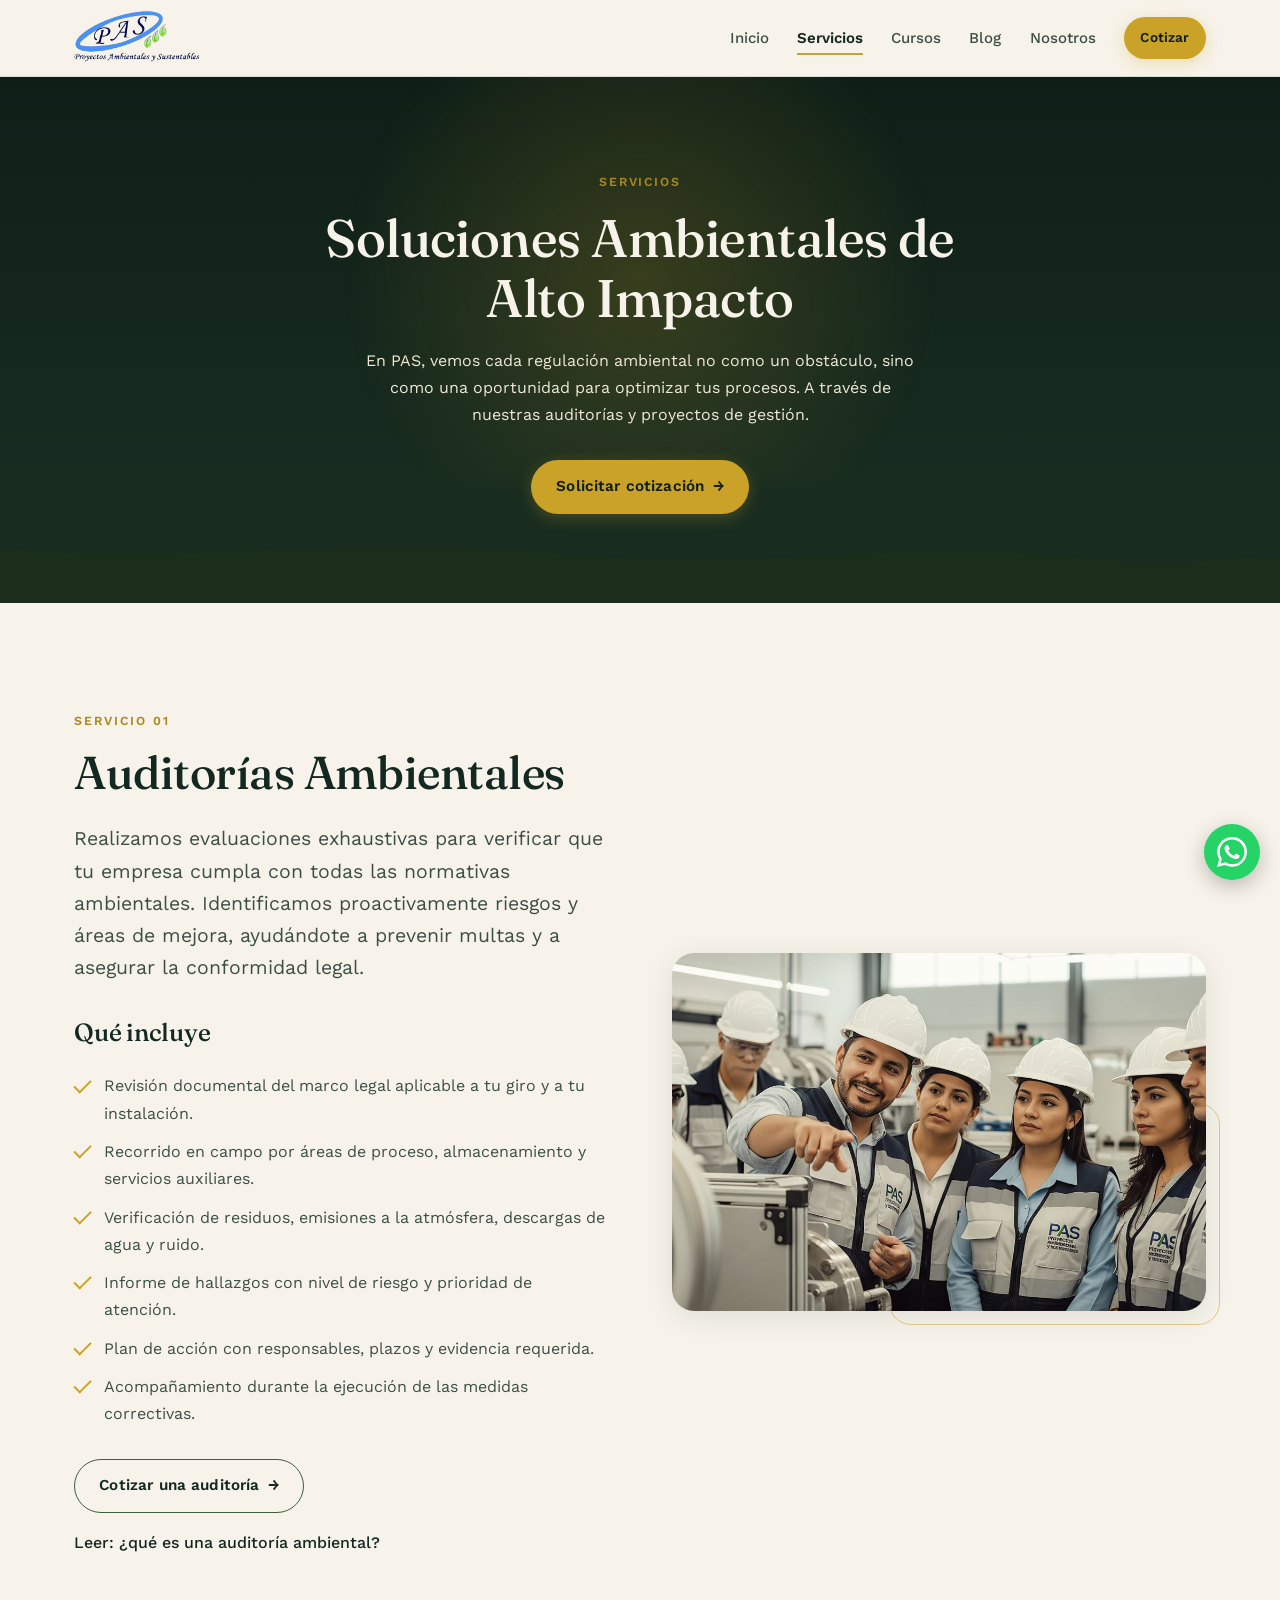
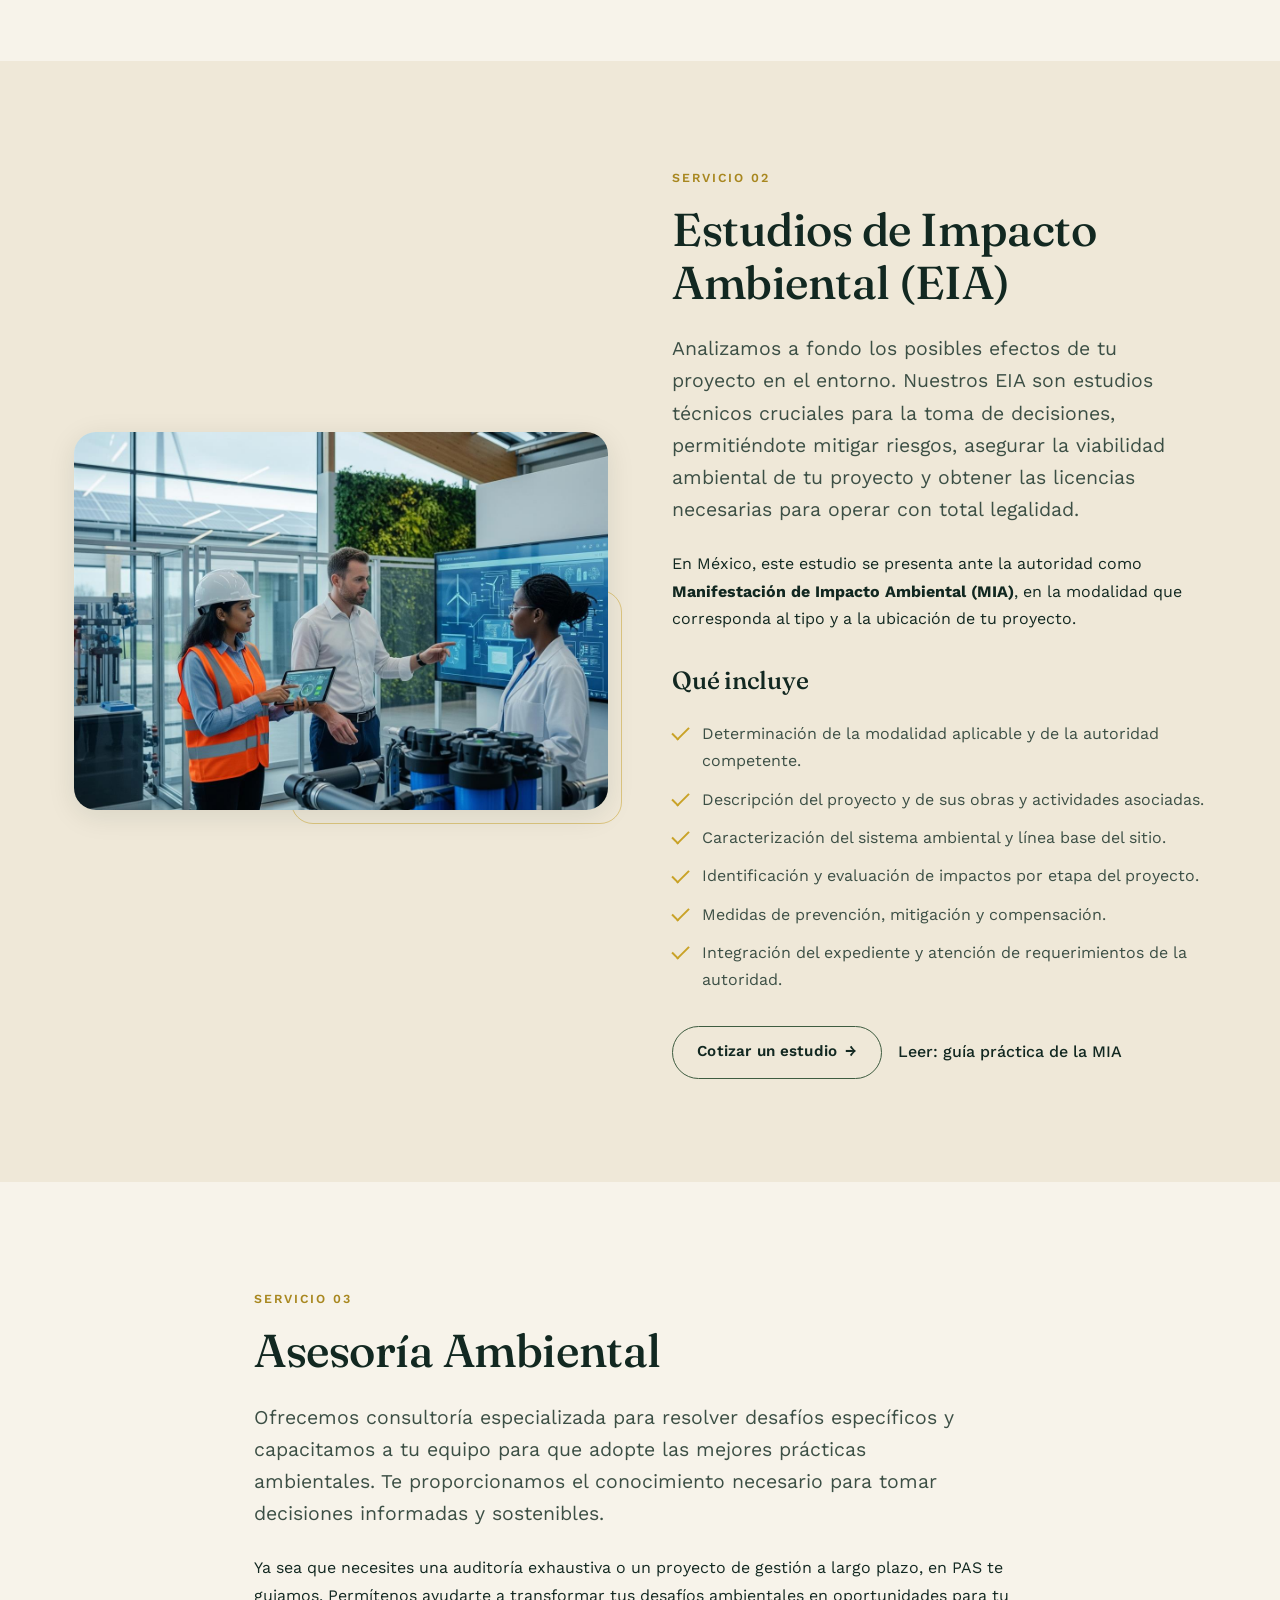
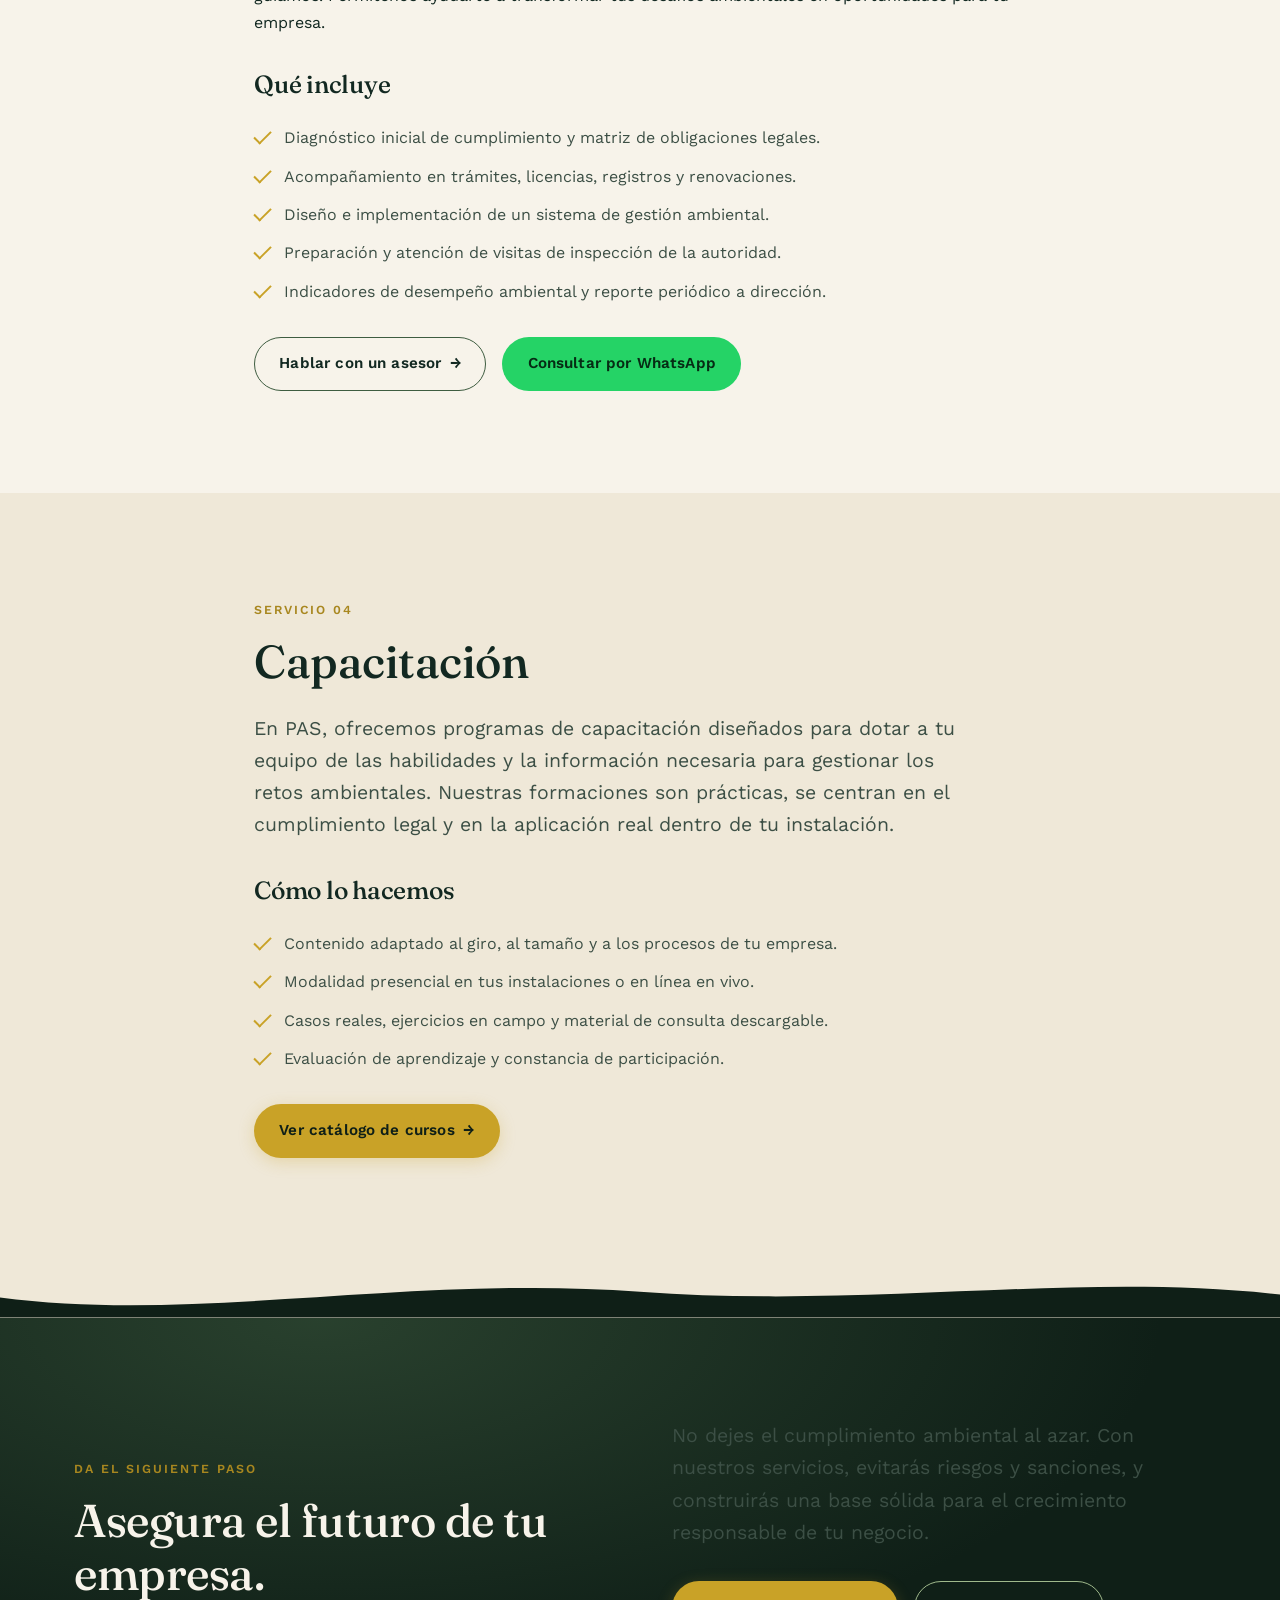
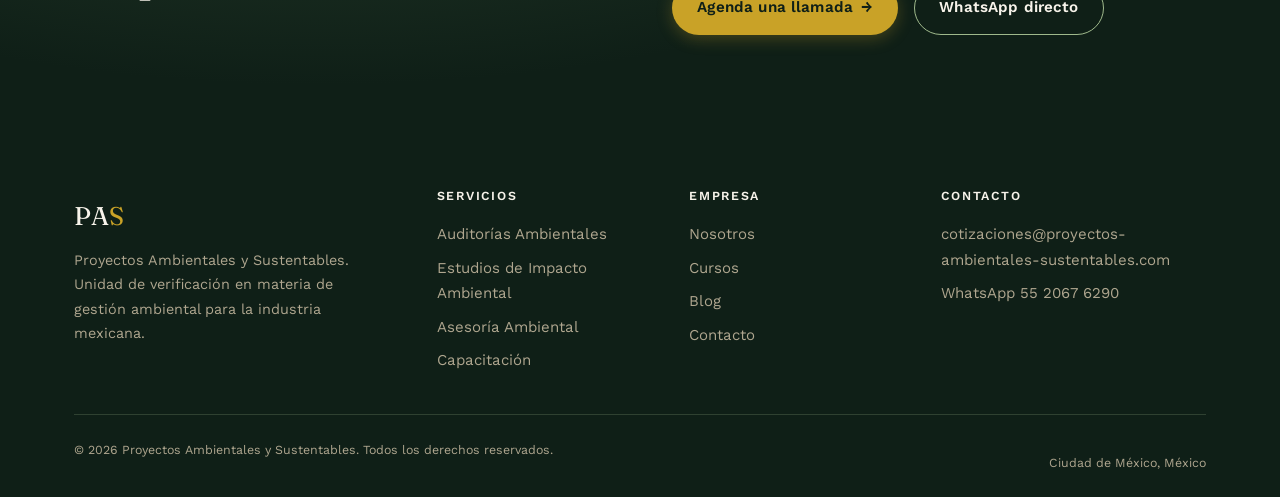
<file: servicios.html>
<!DOCTYPE html>
<html lang="es-MX">
<head>
<meta charset="UTF-8">
<meta name="viewport" content="width=device-width, initial-scale=1">
<title>Servicios de Gestión Ambiental para la Industria | PAS</title>
<meta name="description" content="Auditorías ambientales, estudios de impacto ambiental (MIA), asesoría y capacitación. Conoce qué incluye cada servicio de PAS y solicita tu cotización.">
<link rel="canonical" href="https://proyectos-ambientales-sustentables.com/servicios.html">
<meta name="theme-color" content="#0F1F17">
<meta name="robots" content="index,follow">

<meta property="og:type" content="website">
<meta property="og:locale" content="es_MX">
<meta property="og:site_name" content="Proyectos Ambientales y Sustentables">
<meta property="og:title" content="Servicios de Gestión Ambiental para la Industria | PAS">
<meta property="og:description" content="Auditorías ambientales, estudios de impacto ambiental, asesoría y capacitación. Conoce qué incluye cada servicio de PAS.">
<meta property="og:url" content="https://proyectos-ambientales-sustentables.com/servicios.html">
<meta property="og:image" content="https://proyectos-ambientales-sustentables.com/assets/img/og-default.jpg">
<meta name="twitter:card" content="summary_large_image">

<link rel="icon" href="assets/img/logo-pas.png" type="image/png">
<link rel="preconnect" href="https://fonts.googleapis.com">
<link rel="preconnect" href="https://fonts.gstatic.com" crossorigin>
<link href="https://fonts.googleapis.com/css2?family=Fraunces:ital,opsz,wght@0,9..144,400..600;1,9..144,400..500&family=Work+Sans:wght@400;500;600&display=swap" rel="stylesheet">
<link rel="stylesheet" href="assets/css/site.css">
</head>
<body>
<a class="skip-link" href="#contenido">Saltar al contenido</a>

<header class="site-header">
  <div class="container header__inner">
    <a class="brand" href="index.html" aria-label="PAS Proyectos Ambientales y Sustentables, inicio">
      <img src="assets/img/logo-pas.png" alt="PAS Proyectos Ambientales y Sustentables" width="128" height="59">
    </a>
    <button class="nav-toggle" type="button" aria-expanded="false" aria-controls="menu-principal" aria-label="Abrir menú de navegación">
      <span></span><span></span><span></span>
    </button>
    <nav class="nav" id="menu-principal" aria-label="Navegación principal">
      <ul class="nav__list">
        <li><a class="nav__link" href="index.html">Inicio</a></li>
        <li><a class="nav__link" href="servicios.html" aria-current="page">Servicios</a></li>
        <li><a class="nav__link" href="cursos.html">Cursos</a></li>
        <li><a class="nav__link" href="blog/">Blog</a></li>
        <li><a class="nav__link" href="nosotros.html">Nosotros</a></li>
        <li><a class="btn btn--primary btn--sm" href="contacto.html">Cotizar</a></li>
      </ul>
    </nav>
  </div>
</header>

<main id="contenido">

  <section class="hero hero--page hero--center">
    <div class="hero__glow" aria-hidden="true"></div>
    <svg class="hills" viewBox="0 0 1440 320" preserveAspectRatio="none" aria-hidden="true">
      <path d="M0,220 C200,260 380,190 620,230 C860,270 1000,200 1220,240 C1340,260 1400,230 1440,240 L1440,320 L0,320 Z" fill="#1B2E1B" opacity="0.85"/>
    </svg>
    <div class="container hero__inner">
      <p class="eyebrow">Servicios</p>
      <h1>Soluciones Ambientales de Alto Impacto</h1>
      <p class="hero__text">En PAS, vemos cada regulación ambiental no como un obstáculo, sino como una oportunidad para optimizar tus procesos. A través de nuestras auditorías y proyectos de gestión.</p>
      <div class="btn-row" style="justify-content:center">
        <a class="btn btn--primary" href="contacto.html">Solicitar cotización <span class="arrow" aria-hidden="true">&rarr;</span></a>
      </div>
    </div>
  </section>

  <!-- ==================== AUDITORÍAS ==================== -->
  <section class="section section--cream" id="auditorias" aria-labelledby="t-auditorias">
    <div class="container">
      <div class="split">
        <div class="reveal">
          <p class="eyebrow">Servicio 01</p>
          <h2 id="t-auditorias">Auditorías Ambientales</h2>
          <p class="lead mt-3">Realizamos evaluaciones exhaustivas para verificar que tu empresa cumpla con todas las normativas ambientales. Identificamos proactivamente riesgos y áreas de mejora, ayudándote a prevenir multas y a asegurar la conformidad legal.</p>

          <!-- CONTENIDO SUGERIDO - REVISAR CON EL CLIENTE -->
          <h3 class="mt-4">Qué incluye</h3>
          <ul class="checklist mt-3">
            <li>Revisión documental del marco legal aplicable a tu giro y a tu instalación.</li>
            <li>Recorrido en campo por áreas de proceso, almacenamiento y servicios auxiliares.</li>
            <li>Verificación de residuos, emisiones a la atmósfera, descargas de agua y ruido.</li>
            <li>Informe de hallazgos con nivel de riesgo y prioridad de atención.</li>
            <li>Plan de acción con responsables, plazos y evidencia requerida.</li>
            <li>Acompañamiento durante la ejecución de las medidas correctivas.</li>
          </ul>

          <div class="btn-row mt-4">
            <a class="btn btn--outline" href="contacto.html">Cotizar una auditoría <span class="arrow" aria-hidden="true">&rarr;</span></a>
            <a class="link" href="blog/que-es-una-auditoria-ambiental.html">Leer: ¿qué es una auditoría ambiental?</a>
          </div>
        </div>
        <figure class="split__media reveal">
          <img src="assets/img/equipo-pas.jpg" alt="Auditores de PAS revisando equipo de proceso durante una verificación en planta" width="1000" height="669" loading="lazy" decoding="async">
        </figure>
      </div>
    </div>
  </section>

  <!-- ==================== IMPACTO AMBIENTAL ==================== -->
  <section class="section section--sand" id="impacto" aria-labelledby="t-impacto">
    <div class="container">
      <div class="split split--reverse">
        <div class="reveal">
          <p class="eyebrow">Servicio 02</p>
          <h2 id="t-impacto">Estudios de Impacto Ambiental (EIA)</h2>
          <p class="lead mt-3">Analizamos a fondo los posibles efectos de tu proyecto en el entorno. Nuestros EIA son estudios técnicos cruciales para la toma de decisiones, permitiéndote mitigar riesgos, asegurar la viabilidad ambiental de tu proyecto y obtener las licencias necesarias para operar con total legalidad.</p>
          <p class="mt-3">En México, este estudio se presenta ante la autoridad como <strong>Manifestación de Impacto Ambiental (MIA)</strong>, en la modalidad que corresponda al tipo y a la ubicación de tu proyecto.</p>

          <!-- CONTENIDO SUGERIDO - REVISAR CON EL CLIENTE -->
          <h3 class="mt-4">Qué incluye</h3>
          <ul class="checklist mt-3">
            <li>Determinación de la modalidad aplicable y de la autoridad competente.</li>
            <li>Descripción del proyecto y de sus obras y actividades asociadas.</li>
            <li>Caracterización del sistema ambiental y línea base del sitio.</li>
            <li>Identificación y evaluación de impactos por etapa del proyecto.</li>
            <li>Medidas de prevención, mitigación y compensación.</li>
            <li>Integración del expediente y atención de requerimientos de la autoridad.</li>
          </ul>

          <div class="btn-row mt-4">
            <a class="btn btn--outline" href="contacto.html">Cotizar un estudio <span class="arrow" aria-hidden="true">&rarr;</span></a>
            <a class="link" href="blog/manifestacion-impacto-ambiental-guia.html">Leer: guía práctica de la MIA</a>
          </div>
        </div>
        <figure class="split__media reveal">
          <img src="assets/img/instalaciones-pas.jpg" alt="Especialistas ambientales analizando datos de una instalación con sistemas de tratamiento y energías renovables" width="1200" height="850" loading="lazy" decoding="async">
        </figure>
      </div>
    </div>
  </section>

  <!-- ==================== ASESORÍA ==================== -->
  <section class="section section--cream" id="asesoria" aria-labelledby="t-asesoria">
    <div class="container container--narrow">
      <div class="reveal">
        <p class="eyebrow">Servicio 03</p>
        <h2 id="t-asesoria">Asesoría Ambiental</h2>
        <p class="lead mt-3">Ofrecemos consultoría especializada para resolver desafíos específicos y capacitamos a tu equipo para que adopte las mejores prácticas ambientales. Te proporcionamos el conocimiento necesario para tomar decisiones informadas y sostenibles.</p>
        <p class="mt-3">Ya sea que necesites una auditoría exhaustiva o un proyecto de gestión a largo plazo, en PAS te guiamos. Permítenos ayudarte a transformar tus desafíos ambientales en oportunidades para tu empresa.</p>

        <!-- CONTENIDO SUGERIDO - REVISAR CON EL CLIENTE -->
        <h3 class="mt-4">Qué incluye</h3>
        <ul class="checklist mt-3">
          <li>Diagnóstico inicial de cumplimiento y matriz de obligaciones legales.</li>
          <li>Acompañamiento en trámites, licencias, registros y renovaciones.</li>
          <li>Diseño e implementación de un sistema de gestión ambiental.</li>
          <li>Preparación y atención de visitas de inspección de la autoridad.</li>
          <li>Indicadores de desempeño ambiental y reporte periódico a dirección.</li>
        </ul>

        <div class="btn-row mt-4">
          <a class="btn btn--outline" href="contacto.html">Hablar con un asesor <span class="arrow" aria-hidden="true">&rarr;</span></a>
          <!-- CAMBIAR-TELEFONO -->
          <a class="btn btn--wa" href="https://wa.me/525559657126?text=Hola%20PAS%2C%20me%20interesa%20su%20servicio%20de%20asesor%C3%ADa%20ambiental." target="_blank" rel="noopener">Consultar por WhatsApp</a>
        </div>
      </div>
    </div>
  </section>

  <!-- ==================== CAPACITACIÓN ==================== -->
  <section class="section section--sand" id="capacitacion" aria-labelledby="t-capacitacion">
    <div class="container container--narrow">
      <div class="reveal">
        <p class="eyebrow">Servicio 04</p>
        <h2 id="t-capacitacion">Capacitación</h2>
        <!-- FRASE COMPLETADA - REVISAR: el texto original terminaba en "se centran
             en el cumplimiento legal"; se completó la oración para que cierre bien. -->
        <p class="lead mt-3">En PAS, ofrecemos programas de capacitación diseñados para dotar a tu equipo de las habilidades y la información necesaria para gestionar los retos ambientales. Nuestras formaciones son prácticas, se centran en el cumplimiento legal y en la aplicación real dentro de tu instalación.</p>

        <!-- CONTENIDO SUGERIDO - REVISAR CON EL CLIENTE -->
        <h3 class="mt-4">Cómo lo hacemos</h3>
        <ul class="checklist mt-3">
          <li>Contenido adaptado al giro, al tamaño y a los procesos de tu empresa.</li>
          <li>Modalidad presencial en tus instalaciones o en línea en vivo.</li>
          <li>Casos reales, ejercicios en campo y material de consulta descargable.</li>
          <li>Evaluación de aprendizaje y constancia de participación.</li>
        </ul>

        <div class="btn-row mt-4">
          <a class="btn btn--primary" href="cursos.html">Ver catálogo de cursos <span class="arrow" aria-hidden="true">&rarr;</span></a>
        </div>
      </div>
    </div>
  </section>

  <div class="wave-wrap wave-wrap--sand" aria-hidden="true">
    <svg class="wave" viewBox="0 0 1440 80" preserveAspectRatio="none"><path d="M0,52 C220,88 460,20 720,44 C980,68 1210,16 1440,48 L1440,80 L0,80 Z" fill="#0F1F17"/></svg>
  </div>

  <section class="section cta-band">
    <div class="container cta-band__inner">
      <div class="reveal">
        <p class="eyebrow">Da el siguiente paso</p>
        <h2>Asegura el futuro de tu empresa.</h2>
      </div>
      <div class="reveal">
        <p class="lead">No dejes el cumplimiento ambiental al azar. Con nuestros servicios, evitarás riesgos y sanciones, y construirás una base sólida para el crecimiento responsable de tu negocio.</p>
        <div class="btn-row mt-4">
          <a class="btn btn--primary" href="contacto.html">Agenda una llamada <span class="arrow" aria-hidden="true">&rarr;</span></a>
          <!-- CAMBIAR-TELEFONO -->
          <a class="btn btn--ghost" href="https://wa.me/525559657126?text=Hola%20PAS%2C%20quisiera%20agendar%20una%20llamada." target="_blank" rel="noopener">WhatsApp directo</a>
        </div>
      </div>
    </div>
  </section>

</main>

<footer class="site-footer">
  <div class="container">
    <div class="footer__grid">
      <div class="footer__brand">
        <p class="mark">PA<span>S</span></p>
        <p>Proyectos Ambientales y Sustentables. Unidad de verificación en materia de gestión ambiental para la industria mexicana.</p>
      </div>
      <div>
        <p class="footer__title">Servicios</p>
        <ul class="footer__list">
          <li><a href="servicios.html#auditorias">Auditorías Ambientales</a></li>
          <li><a href="servicios.html#impacto">Estudios de Impacto Ambiental</a></li>
          <li><a href="servicios.html#asesoria">Asesoría Ambiental</a></li>
          <li><a href="servicios.html#capacitacion">Capacitación</a></li>
        </ul>
      </div>
      <div>
        <p class="footer__title">Empresa</p>
        <ul class="footer__list">
          <li><a href="nosotros.html">Nosotros</a></li>
          <li><a href="cursos.html">Cursos</a></li>
          <li><a href="blog/">Blog</a></li>
          <li><a href="contacto.html">Contacto</a></li>
        </ul>
      </div>
      <div>
        <p class="footer__title">Contacto</p>
        <ul class="footer__list">
          <li><a href="mailto:cotizaciones@proyectos-ambientales-sustentables.com">cotizaciones@proyectos-ambientales-sustentables.com</a></li>
          <!-- CAMBIAR-TELEFONO -->
          <li><a href="https://wa.me/525559657126" target="_blank" rel="noopener">WhatsApp 55 2067 6290</a></li>
        </ul>
      </div>
    </div>
    <div class="footer__bottom">
      <p>&copy; <span data-year>2026</span> Proyectos Ambientales y Sustentables. Todos los derechos reservados.</p>
      <p>Ciudad de México, México</p>
    </div>
  </div>
</footer>

<!-- CAMBIAR-TELEFONO -->
<a class="wa-float" href="https://wa.me/525559657126?text=Hola%20PAS%2C%20me%20gustar%C3%ADa%20recibir%20informaci%C3%B3n%20sobre%20sus%20servicios." target="_blank" rel="noopener" aria-label="Escríbenos por WhatsApp">
  <svg viewBox="0 0 24 24" aria-hidden="true"><path d="M17.472 14.382c-.297-.149-1.758-.867-2.03-.967-.273-.099-.471-.148-.67.15-.197.297-.767.966-.94 1.164-.173.199-.347.223-.644.075-.297-.15-1.255-.463-2.39-1.475-.883-.788-1.48-1.761-1.653-2.059-.173-.297-.018-.458.13-.606.134-.133.298-.347.446-.52.149-.174.198-.298.298-.497.099-.198.05-.371-.025-.52-.075-.149-.669-1.612-.916-2.207-.242-.579-.487-.5-.669-.51-.173-.008-.371-.01-.57-.01-.198 0-.52.074-.792.372-.272.297-1.04 1.016-1.04 2.479 0 1.462 1.065 2.875 1.213 3.074.149.198 2.096 3.2 5.077 4.487.709.306 1.262.489 1.694.625.712.227 1.36.195 1.871.118.571-.085 1.758-.719 2.006-1.413.248-.694.248-1.289.173-1.413-.074-.124-.272-.198-.57-.347M12.05 21.785h-.004a9.87 9.87 0 0 1-5.031-1.378l-.361-.214-3.741.982.998-3.648-.235-.374a9.86 9.86 0 0 1-1.51-5.26c.001-5.45 4.436-9.884 9.888-9.884 2.64 0 5.122 1.03 6.988 2.898a9.825 9.825 0 0 1 2.893 6.994c-.003 5.45-4.437 9.884-9.885 9.884m8.413-18.297A11.815 11.815 0 0 0 12.05 0C5.495 0 .16 5.335.157 11.892c0 2.096.547 4.142 1.588 5.945L.057 24l6.305-1.654a11.882 11.882 0 0 0 5.683 1.448h.005c6.554 0 11.89-5.335 11.893-11.893a11.821 11.821 0 0 0-3.48-8.413"/></svg>
</a>

<script type="application/ld+json">
{
  "@context": "https://schema.org",
  "@type": "BreadcrumbList",
  "itemListElement": [
    { "@type": "ListItem", "position": 1, "name": "Inicio", "item": "https://proyectos-ambientales-sustentables.com/" },
    { "@type": "ListItem", "position": 2, "name": "Servicios", "item": "https://proyectos-ambientales-sustentables.com/servicios.html" }
  ]
}
</script>

<script src="assets/js/site.js" defer></script>
</body>
</html>
</file>
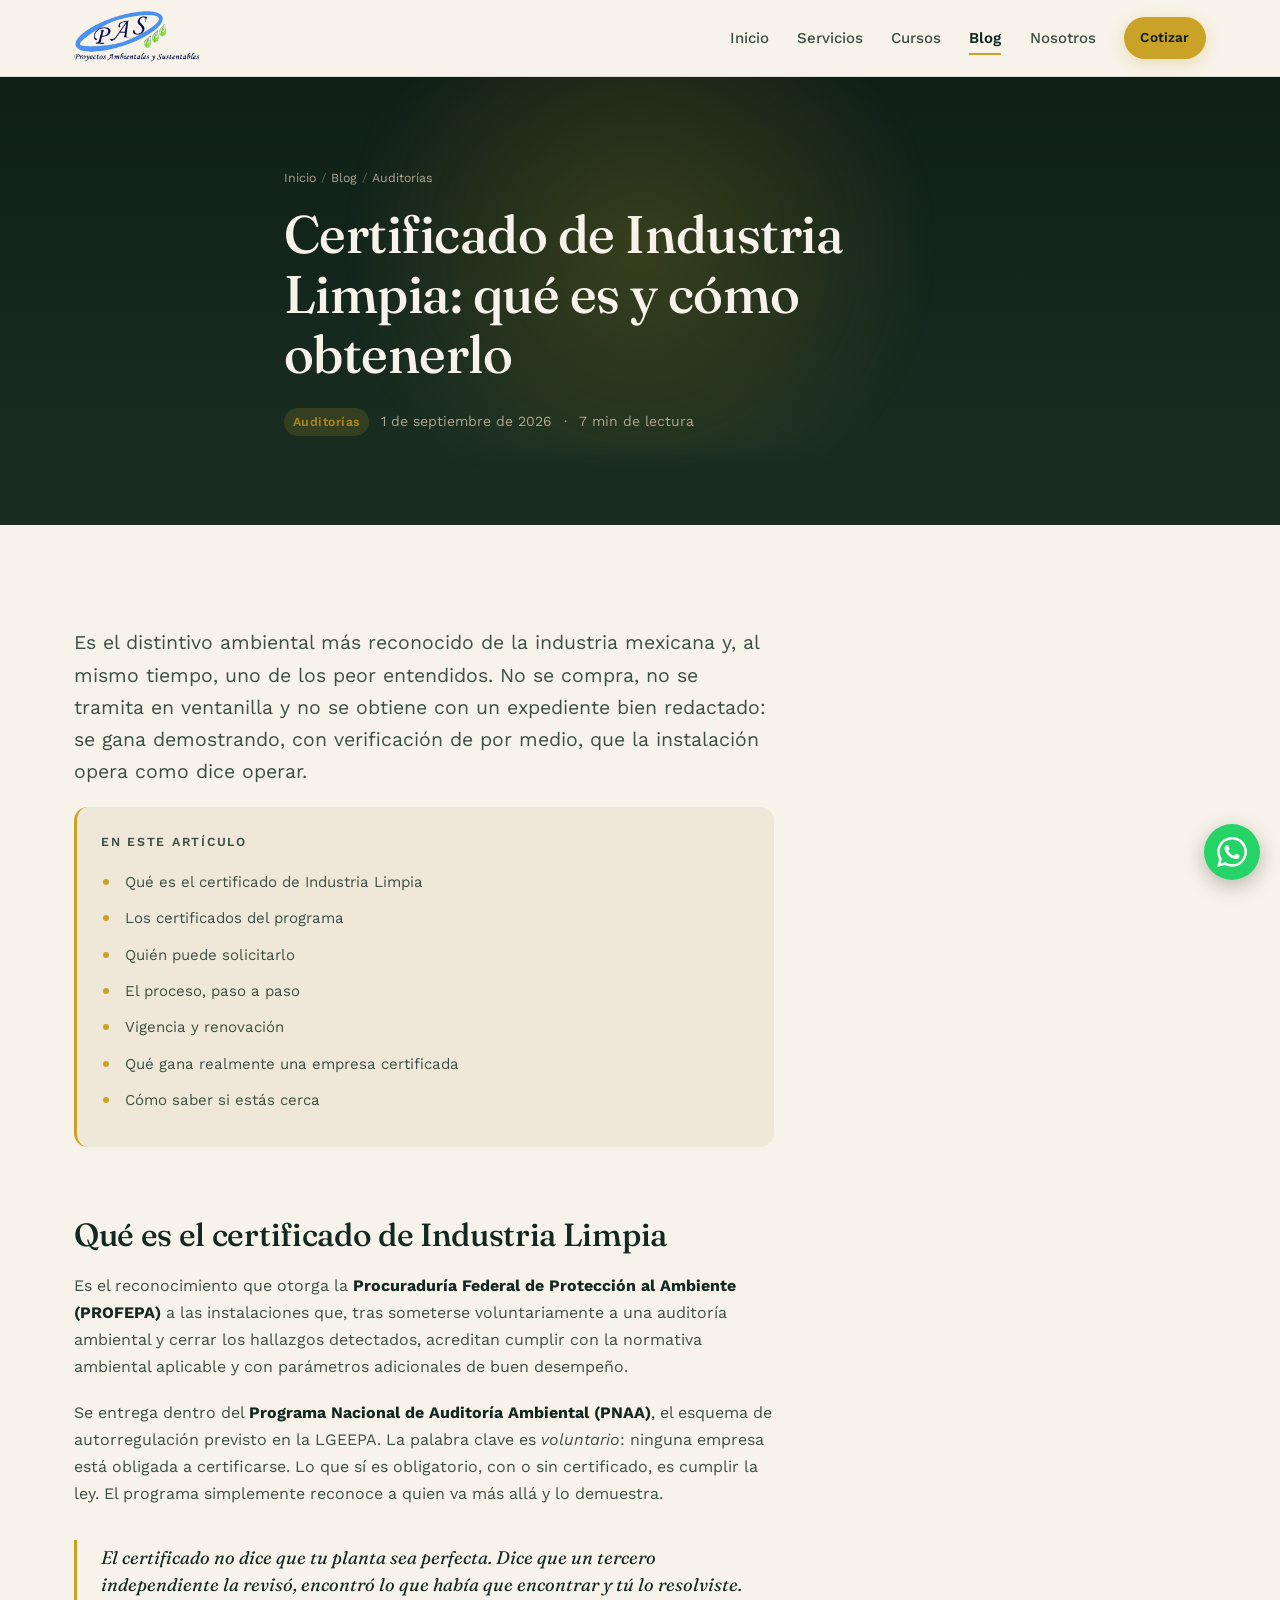
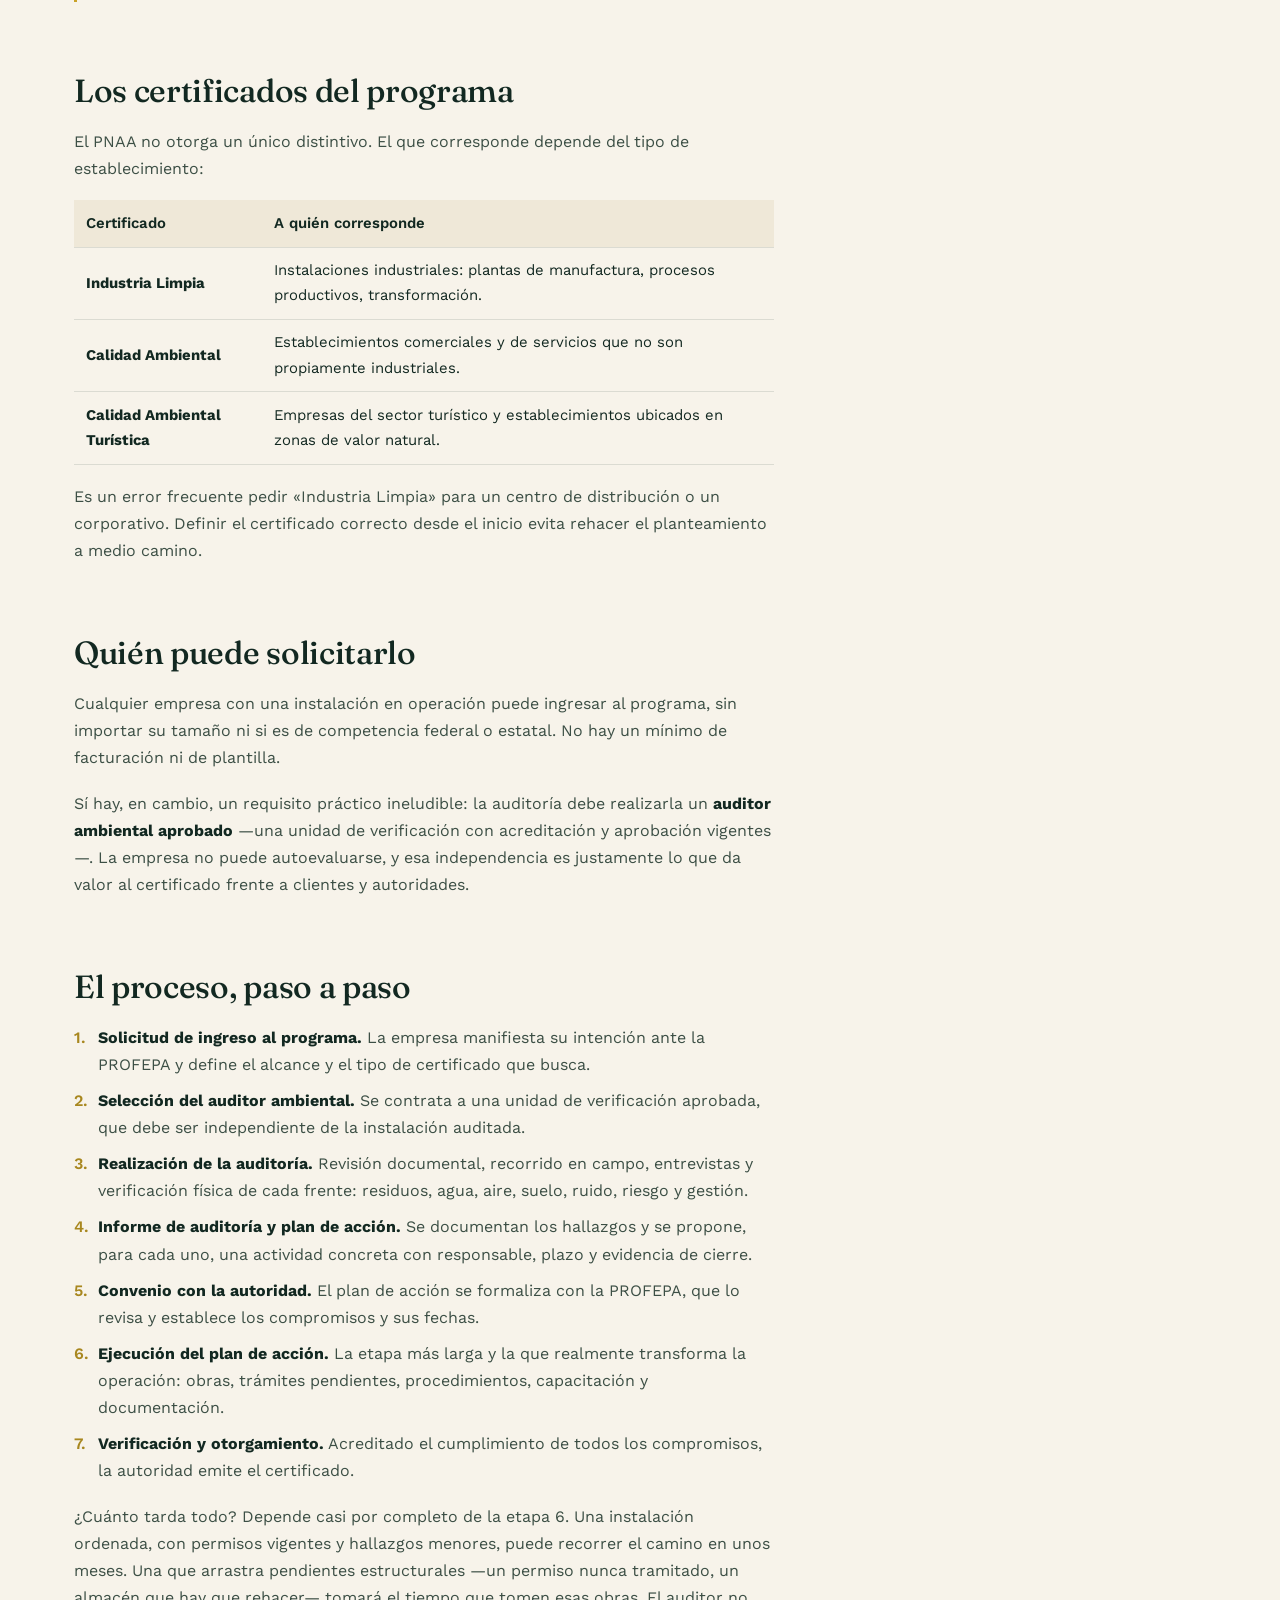
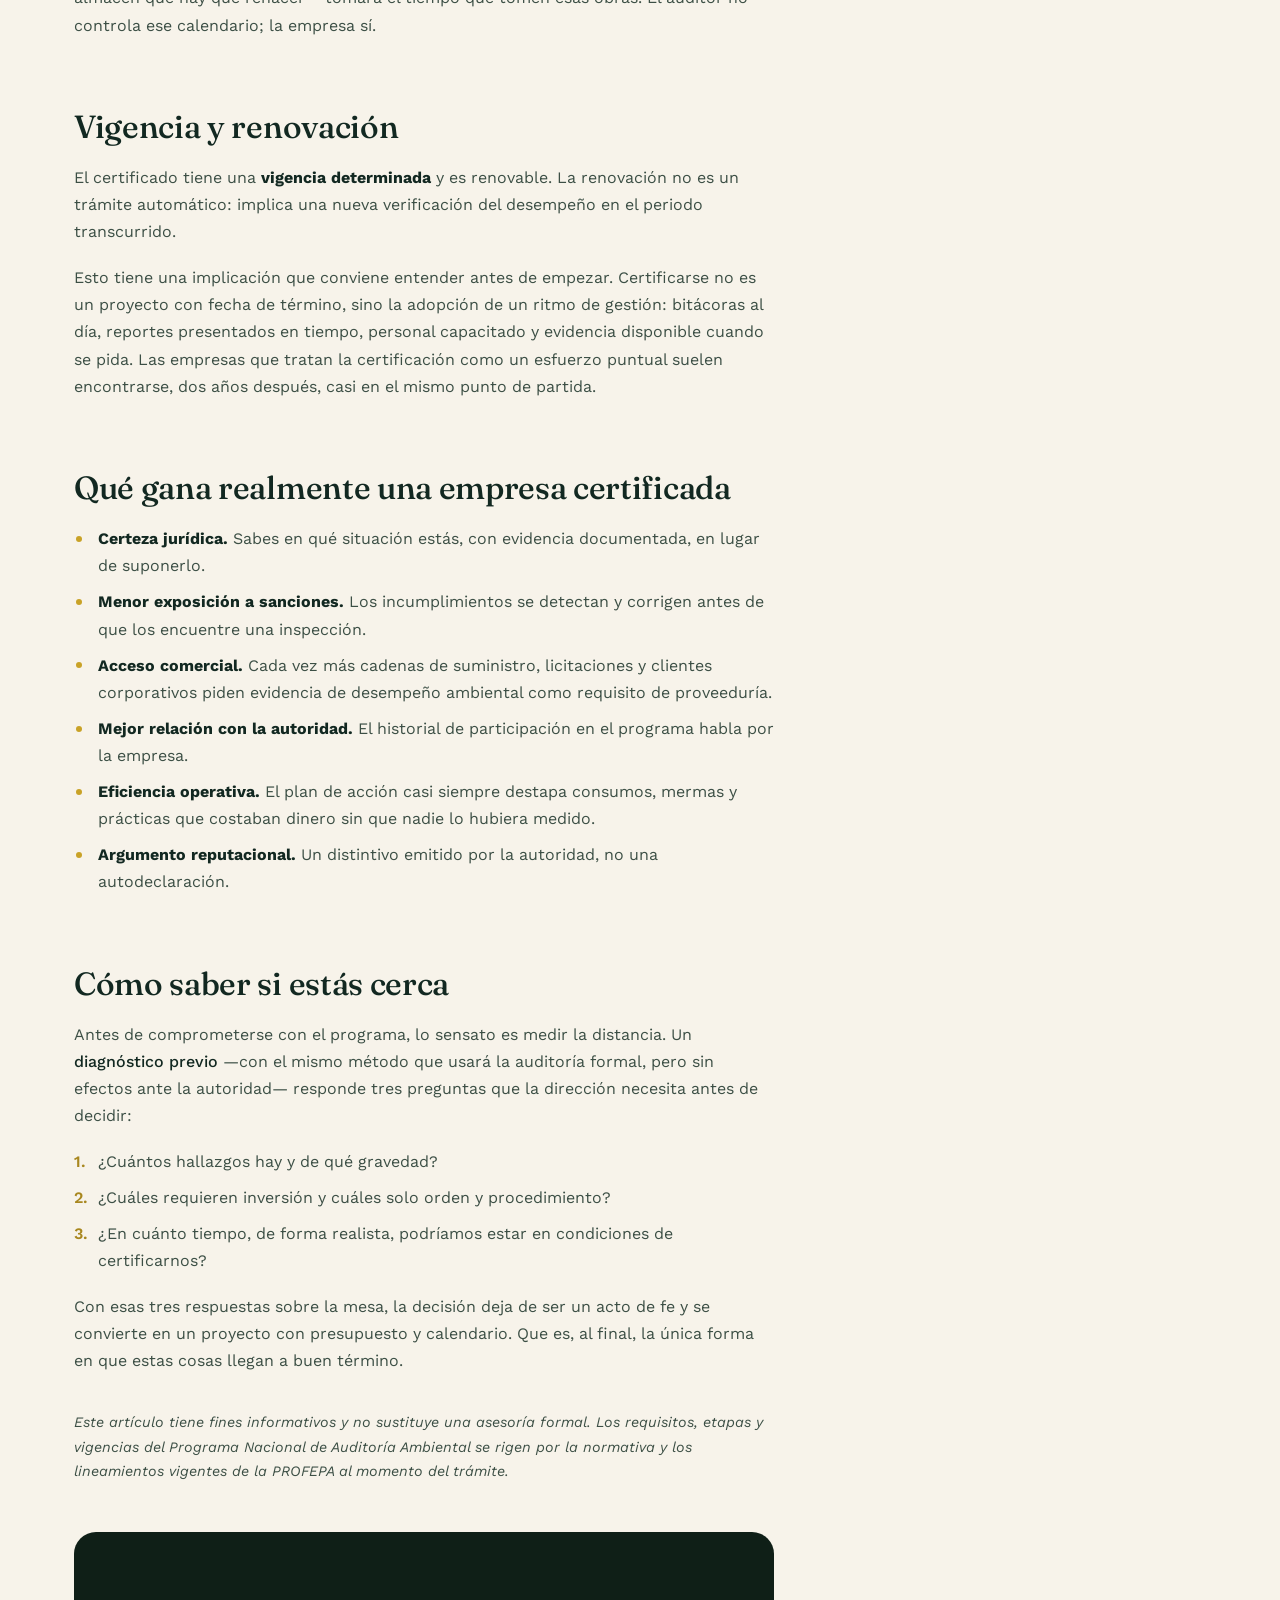
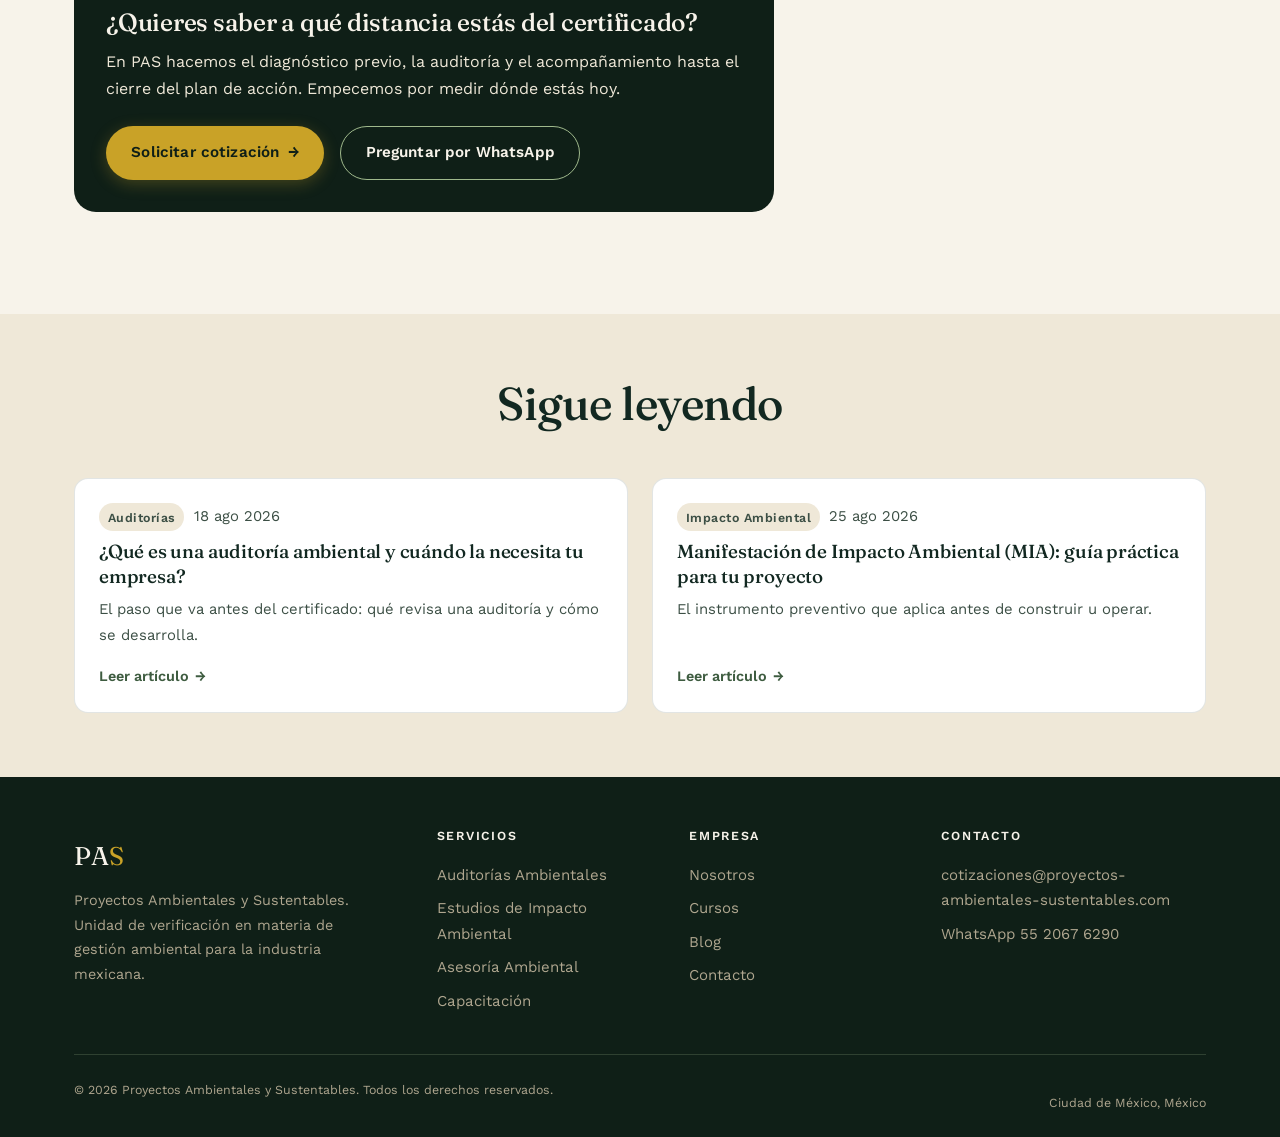
<file: blog/industria-limpia-profepa.html>
<!DOCTYPE html>
<html lang="es-MX">
<head>
<meta charset="UTF-8">
<meta name="viewport" content="width=device-width, initial-scale=1">
<title>Certificado de Industria Limpia: qué es y cómo obtenerlo</title>
<meta name="description" content="Qué es el certificado de Industria Limpia de la PROFEPA, quién puede solicitarlo y el proceso paso a paso dentro del Programa Nacional de Auditoría Ambiental.">
<link rel="canonical" href="https://proyectos-ambientales-sustentables.com/blog/industria-limpia-profepa.html">
<meta name="theme-color" content="#0F1F17">
<meta name="robots" content="index,follow">

<meta property="og:type" content="article">
<meta property="og:locale" content="es_MX">
<meta property="og:site_name" content="Proyectos Ambientales y Sustentables">
<meta property="og:title" content="Certificado de Industria Limpia: qué es y cómo obtenerlo">
<meta property="og:description" content="El certificado que otorga la PROFEPA a través del Programa Nacional de Auditoría Ambiental, explicado paso a paso.">
<meta property="og:url" content="https://proyectos-ambientales-sustentables.com/blog/industria-limpia-profepa.html">
<meta property="og:image" content="https://proyectos-ambientales-sustentables.com/assets/img/og-default.jpg">
<meta property="article:published_time" content="2026-09-01">
<meta property="article:section" content="Auditorías">
<meta name="twitter:card" content="summary_large_image">

<link rel="icon" href="../assets/img/logo-pas.png" type="image/png">
<link rel="preconnect" href="https://fonts.googleapis.com">
<link rel="preconnect" href="https://fonts.gstatic.com" crossorigin>
<link href="https://fonts.googleapis.com/css2?family=Fraunces:ital,opsz,wght@0,9..144,400..600;1,9..144,400..500&family=Work+Sans:wght@400;500;600&display=swap" rel="stylesheet">
<link rel="stylesheet" href="../assets/css/site.css">
</head>
<body>
<a class="skip-link" href="#contenido">Saltar al contenido</a>

<div class="progress" aria-hidden="true"><div class="progress__bar"></div></div>

<header class="site-header">
  <div class="container header__inner">
    <a class="brand" href="../index.html" aria-label="PAS Proyectos Ambientales y Sustentables, inicio">
      <img src="../assets/img/logo-pas.png" alt="PAS Proyectos Ambientales y Sustentables" width="128" height="59">
    </a>
    <button class="nav-toggle" type="button" aria-expanded="false" aria-controls="menu-principal" aria-label="Abrir menú de navegación">
      <span></span><span></span><span></span>
    </button>
    <nav class="nav" id="menu-principal" aria-label="Navegación principal">
      <ul class="nav__list">
        <li><a class="nav__link" href="../index.html">Inicio</a></li>
        <li><a class="nav__link" href="../servicios.html">Servicios</a></li>
        <li><a class="nav__link" href="../cursos.html">Cursos</a></li>
        <li><a class="nav__link" href="index.html" aria-current="page">Blog</a></li>
        <li><a class="nav__link" href="../nosotros.html">Nosotros</a></li>
        <li><a class="btn btn--primary btn--sm" href="../contacto.html">Cotizar</a></li>
      </ul>
    </nav>
  </div>
</header>

<main id="contenido">

  <section class="hero hero--page">
    <div class="hero__glow" aria-hidden="true"></div>
    <div class="container container--narrow hero__inner">
      <nav class="breadcrumb" aria-label="Ruta de navegación">
        <a href="../index.html">Inicio</a><span aria-hidden="true">/</span><a href="index.html">Blog</a><span aria-hidden="true">/</span>Auditorías
      </nav>
      <h1>Certificado de Industria Limpia: qué es y cómo obtenerlo</h1>
      <p class="article__meta">
        <span class="tag tag--gold">Auditorías</span>
        <time datetime="2026-09-01">1 de septiembre de 2026</time>
        <span>·</span><span>7 min de lectura</span>
      </p>
    </div>
  </section>

  <section class="section section--cream">
    <div class="container">
      <article class="article">

        <p class="lead">Es el distintivo ambiental más reconocido de la industria mexicana y, al mismo tiempo, uno de los peor entendidos. No se compra, no se tramita en ventanilla y no se obtiene con un expediente bien redactado: se gana demostrando, con verificación de por medio, que la instalación opera como dice operar.</p>

        <nav class="toc" aria-label="Contenido del artículo">
          <p class="toc__title">En este artículo</p>
          <ul>
            <li><a href="#que-es">Qué es el certificado de Industria Limpia</a></li>
            <li><a href="#tipos">Los certificados del programa</a></li>
            <li><a href="#quien">Quién puede solicitarlo</a></li>
            <li><a href="#proceso">El proceso, paso a paso</a></li>
            <li><a href="#vigencia">Vigencia y renovación</a></li>
            <li><a href="#beneficios">Qué gana realmente una empresa certificada</a></li>
            <li><a href="#listo">Cómo saber si estás cerca</a></li>
          </ul>
        </nav>

        <h2 id="que-es">Qué es el certificado de Industria Limpia</h2>
        <p>Es el reconocimiento que otorga la <strong>Procuraduría Federal de Protección al Ambiente (PROFEPA)</strong> a las instalaciones que, tras someterse voluntariamente a una auditoría ambiental y cerrar los hallazgos detectados, acreditan cumplir con la normativa ambiental aplicable y con parámetros adicionales de buen desempeño.</p>
        <p>Se entrega dentro del <strong>Programa Nacional de Auditoría Ambiental (PNAA)</strong>, el esquema de autorregulación previsto en la LGEEPA. La palabra clave es <em>voluntario</em>: ninguna empresa está obligada a certificarse. Lo que sí es obligatorio, con o sin certificado, es cumplir la ley. El programa simplemente reconoce a quien va más allá y lo demuestra.</p>

        <blockquote>El certificado no dice que tu planta sea perfecta. Dice que un tercero independiente la revisó, encontró lo que había que encontrar y tú lo resolviste.</blockquote>

        <h2 id="tipos">Los certificados del programa</h2>
        <p>El PNAA no otorga un único distintivo. El que corresponde depende del tipo de establecimiento:</p>
        <div class="table-wrap">
          <table>
            <thead>
              <tr><th>Certificado</th><th>A quién corresponde</th></tr>
            </thead>
            <tbody>
              <tr><td><strong>Industria Limpia</strong></td><td>Instalaciones industriales: plantas de manufactura, procesos productivos, transformación.</td></tr>
              <tr><td><strong>Calidad Ambiental</strong></td><td>Establecimientos comerciales y de servicios que no son propiamente industriales.</td></tr>
              <tr><td><strong>Calidad Ambiental Turística</strong></td><td>Empresas del sector turístico y establecimientos ubicados en zonas de valor natural.</td></tr>
            </tbody>
          </table>
        </div>
        <p>Es un error frecuente pedir «Industria Limpia» para un centro de distribución o un corporativo. Definir el certificado correcto desde el inicio evita rehacer el planteamiento a medio camino.</p>

        <h2 id="quien">Quién puede solicitarlo</h2>
        <p>Cualquier empresa con una instalación en operación puede ingresar al programa, sin importar su tamaño ni si es de competencia federal o estatal. No hay un mínimo de facturación ni de plantilla.</p>
        <p>Sí hay, en cambio, un requisito práctico ineludible: la auditoría debe realizarla un <strong>auditor ambiental aprobado</strong> —una unidad de verificación con acreditación y aprobación vigentes—. La empresa no puede autoevaluarse, y esa independencia es justamente lo que da valor al certificado frente a clientes y autoridades.</p>

        <h2 id="proceso">El proceso, paso a paso</h2>
        <ol>
          <li><strong>Solicitud de ingreso al programa.</strong> La empresa manifiesta su intención ante la PROFEPA y define el alcance y el tipo de certificado que busca.</li>
          <li><strong>Selección del auditor ambiental.</strong> Se contrata a una unidad de verificación aprobada, que debe ser independiente de la instalación auditada.</li>
          <li><strong>Realización de la auditoría.</strong> Revisión documental, recorrido en campo, entrevistas y verificación física de cada frente: residuos, agua, aire, suelo, ruido, riesgo y gestión.</li>
          <li><strong>Informe de auditoría y plan de acción.</strong> Se documentan los hallazgos y se propone, para cada uno, una actividad concreta con responsable, plazo y evidencia de cierre.</li>
          <li><strong>Convenio con la autoridad.</strong> El plan de acción se formaliza con la PROFEPA, que lo revisa y establece los compromisos y sus fechas.</li>
          <li><strong>Ejecución del plan de acción.</strong> La etapa más larga y la que realmente transforma la operación: obras, trámites pendientes, procedimientos, capacitación y documentación.</li>
          <li><strong>Verificación y otorgamiento.</strong> Acreditado el cumplimiento de todos los compromisos, la autoridad emite el certificado.</li>
        </ol>
        <p>¿Cuánto tarda todo? Depende casi por completo de la etapa 6. Una instalación ordenada, con permisos vigentes y hallazgos menores, puede recorrer el camino en unos meses. Una que arrastra pendientes estructurales —un permiso nunca tramitado, un almacén que hay que rehacer— tomará el tiempo que tomen esas obras. El auditor no controla ese calendario; la empresa sí.</p>

        <h2 id="vigencia">Vigencia y renovación</h2>
        <p>El certificado tiene una <strong>vigencia determinada</strong> y es renovable. La renovación no es un trámite automático: implica una nueva verificación del desempeño en el periodo transcurrido.</p>
        <p>Esto tiene una implicación que conviene entender antes de empezar. Certificarse no es un proyecto con fecha de término, sino la adopción de un ritmo de gestión: bitácoras al día, reportes presentados en tiempo, personal capacitado y evidencia disponible cuando se pida. Las empresas que tratan la certificación como un esfuerzo puntual suelen encontrarse, dos años después, casi en el mismo punto de partida.</p>

        <h2 id="beneficios">Qué gana realmente una empresa certificada</h2>
        <ul>
          <li><strong>Certeza jurídica.</strong> Sabes en qué situación estás, con evidencia documentada, en lugar de suponerlo.</li>
          <li><strong>Menor exposición a sanciones.</strong> Los incumplimientos se detectan y corrigen antes de que los encuentre una inspección.</li>
          <li><strong>Acceso comercial.</strong> Cada vez más cadenas de suministro, licitaciones y clientes corporativos piden evidencia de desempeño ambiental como requisito de proveeduría.</li>
          <li><strong>Mejor relación con la autoridad.</strong> El historial de participación en el programa habla por la empresa.</li>
          <li><strong>Eficiencia operativa.</strong> El plan de acción casi siempre destapa consumos, mermas y prácticas que costaban dinero sin que nadie lo hubiera medido.</li>
          <li><strong>Argumento reputacional.</strong> Un distintivo emitido por la autoridad, no una autodeclaración.</li>
        </ul>

        <h2 id="listo">Cómo saber si estás cerca</h2>
        <p>Antes de comprometerse con el programa, lo sensato es medir la distancia. Un <a class="link" href="que-es-una-auditoria-ambiental.html">diagnóstico previo</a> —con el mismo método que usará la auditoría formal, pero sin efectos ante la autoridad— responde tres preguntas que la dirección necesita antes de decidir:</p>
        <ol>
          <li>¿Cuántos hallazgos hay y de qué gravedad?</li>
          <li>¿Cuáles requieren inversión y cuáles solo orden y procedimiento?</li>
          <li>¿En cuánto tiempo, de forma realista, podríamos estar en condiciones de certificarnos?</li>
        </ol>
        <p>Con esas tres respuestas sobre la mesa, la decisión deja de ser un acto de fe y se convierte en un proyecto con presupuesto y calendario. Que es, al final, la única forma en que estas cosas llegan a buen término.</p>

        <p style="font-size:.9rem;font-style:italic;margin-top:2.5em">Este artículo tiene fines informativos y no sustituye una asesoría formal. Los requisitos, etapas y vigencias del Programa Nacional de Auditoría Ambiental se rigen por la normativa y los lineamientos vigentes de la PROFEPA al momento del trámite.</p>

        <div class="article-cta">
          <h3>¿Quieres saber a qué distancia estás del certificado?</h3>
          <p>En PAS hacemos el diagnóstico previo, la auditoría y el acompañamiento hasta el cierre del plan de acción. Empecemos por medir dónde estás hoy.</p>
          <div class="btn-row">
            <a class="btn btn--primary" href="../contacto.html">Solicitar cotización <span class="arrow" aria-hidden="true">&rarr;</span></a>
            <!-- CAMBIAR-TELEFONO -->
            <a class="btn btn--ghost" href="https://wa.me/525559657126?text=Hola%20PAS%2C%20me%20interesa%20el%20certificado%20de%20Industria%20Limpia." target="_blank" rel="noopener">Preguntar por WhatsApp</a>
          </div>
        </div>

      </article>
    </div>
  </section>

  <section class="section section--sand section--tight">
    <div class="container">
      <h2 class="text-center">Sigue leyendo</h2>
      <div class="grid grid-2 mt-5">
        <a class="card post-card reveal" href="que-es-una-auditoria-ambiental.html">
          <p class="post-card__meta"><span class="tag">Auditorías</span><time datetime="2026-08-18">18 ago 2026</time></p>
          <h3>¿Qué es una auditoría ambiental y cuándo la necesita tu empresa?</h3>
          <p>El paso que va antes del certificado: qué revisa una auditoría y cómo se desarrolla.</p>
          <span class="card__more">Leer artículo <span class="arrow" aria-hidden="true">&rarr;</span></span>
        </a>
        <a class="card post-card reveal" href="manifestacion-impacto-ambiental-guia.html">
          <p class="post-card__meta"><span class="tag">Impacto Ambiental</span><time datetime="2026-08-25">25 ago 2026</time></p>
          <h3>Manifestación de Impacto Ambiental (MIA): guía práctica para tu proyecto</h3>
          <p>El instrumento preventivo que aplica antes de construir u operar.</p>
          <span class="card__more">Leer artículo <span class="arrow" aria-hidden="true">&rarr;</span></span>
        </a>
      </div>
    </div>
  </section>

</main>

<footer class="site-footer">
  <div class="container">
    <div class="footer__grid">
      <div class="footer__brand">
        <p class="mark">PA<span>S</span></p>
        <p>Proyectos Ambientales y Sustentables. Unidad de verificación en materia de gestión ambiental para la industria mexicana.</p>
      </div>
      <div>
        <p class="footer__title">Servicios</p>
        <ul class="footer__list">
          <li><a href="../servicios.html#auditorias">Auditorías Ambientales</a></li>
          <li><a href="../servicios.html#impacto">Estudios de Impacto Ambiental</a></li>
          <li><a href="../servicios.html#asesoria">Asesoría Ambiental</a></li>
          <li><a href="../servicios.html#capacitacion">Capacitación</a></li>
        </ul>
      </div>
      <div>
        <p class="footer__title">Empresa</p>
        <ul class="footer__list">
          <li><a href="../nosotros.html">Nosotros</a></li>
          <li><a href="../cursos.html">Cursos</a></li>
          <li><a href="index.html">Blog</a></li>
          <li><a href="../contacto.html">Contacto</a></li>
        </ul>
      </div>
      <div>
        <p class="footer__title">Contacto</p>
        <ul class="footer__list">
          <li><a href="mailto:cotizaciones@proyectos-ambientales-sustentables.com">cotizaciones@proyectos-ambientales-sustentables.com</a></li>
          <!-- CAMBIAR-TELEFONO -->
          <li><a href="https://wa.me/525559657126" target="_blank" rel="noopener">WhatsApp 55 2067 6290</a></li>
        </ul>
      </div>
    </div>
    <div class="footer__bottom">
      <p>&copy; <span data-year>2026</span> Proyectos Ambientales y Sustentables. Todos los derechos reservados.</p>
      <p>Ciudad de México, México</p>
    </div>
  </div>
</footer>

<!-- CAMBIAR-TELEFONO -->
<a class="wa-float" href="https://wa.me/525559657126?text=Hola%20PAS%2C%20me%20interesa%20el%20certificado%20de%20Industria%20Limpia." target="_blank" rel="noopener" aria-label="Escríbenos por WhatsApp">
  <svg viewBox="0 0 24 24" aria-hidden="true"><path d="M17.472 14.382c-.297-.149-1.758-.867-2.03-.967-.273-.099-.471-.148-.67.15-.197.297-.767.966-.94 1.164-.173.199-.347.223-.644.075-.297-.15-1.255-.463-2.39-1.475-.883-.788-1.48-1.761-1.653-2.059-.173-.297-.018-.458.13-.606.134-.133.298-.347.446-.52.149-.174.198-.298.298-.497.099-.198.05-.371-.025-.52-.075-.149-.669-1.612-.916-2.207-.242-.579-.487-.5-.669-.51-.173-.008-.371-.01-.57-.01-.198 0-.52.074-.792.372-.272.297-1.04 1.016-1.04 2.479 0 1.462 1.065 2.875 1.213 3.074.149.198 2.096 3.2 5.077 4.487.709.306 1.262.489 1.694.625.712.227 1.36.195 1.871.118.571-.085 1.758-.719 2.006-1.413.248-.694.248-1.289.173-1.413-.074-.124-.272-.198-.57-.347M12.05 21.785h-.004a9.87 9.87 0 0 1-5.031-1.378l-.361-.214-3.741.982.998-3.648-.235-.374a9.86 9.86 0 0 1-1.51-5.26c.001-5.45 4.436-9.884 9.888-9.884 2.64 0 5.122 1.03 6.988 2.898a9.825 9.825 0 0 1 2.893 6.994c-.003 5.45-4.437 9.884-9.885 9.884m8.413-18.297A11.815 11.815 0 0 0 12.05 0C5.495 0 .16 5.335.157 11.892c0 2.096.547 4.142 1.588 5.945L.057 24l6.305-1.654a11.882 11.882 0 0 0 5.683 1.448h.005c6.554 0 11.89-5.335 11.893-11.893a11.821 11.821 0 0 0-3.48-8.413"/></svg>
</a>

<script type="application/ld+json">
{
  "@context": "https://schema.org",
  "@type": "Article",
  "headline": "Certificado de Industria Limpia: qué es y cómo obtenerlo",
  "description": "Qué es el certificado de Industria Limpia de la PROFEPA, quién puede solicitarlo y el proceso paso a paso dentro del Programa Nacional de Auditoría Ambiental.",
  "inLanguage": "es-MX",
  "datePublished": "2026-09-01",
  "dateModified": "2026-09-01",
  "articleSection": "Auditorías",
  "image": "https://proyectos-ambientales-sustentables.com/assets/img/og-default.jpg",
  "mainEntityOfPage": { "@type": "WebPage", "@id": "https://proyectos-ambientales-sustentables.com/blog/industria-limpia-profepa.html" },
  "author": { "@type": "Person", "name": "Helio E. Castro", "jobTitle": "Auditor Coordinador" },
  "publisher": {
    "@type": "Organization",
    "name": "PAS - Proyectos Ambientales y Sustentables",
    "logo": { "@type": "ImageObject", "url": "https://proyectos-ambientales-sustentables.com/assets/img/logo-pas.png" }
  }
}
</script>
<script type="application/ld+json">
{
  "@context": "https://schema.org",
  "@type": "BreadcrumbList",
  "itemListElement": [
    { "@type": "ListItem", "position": 1, "name": "Inicio", "item": "https://proyectos-ambientales-sustentables.com/" },
    { "@type": "ListItem", "position": 2, "name": "Blog", "item": "https://proyectos-ambientales-sustentables.com/blog/" },
    { "@type": "ListItem", "position": 3, "name": "Certificado de Industria Limpia", "item": "https://proyectos-ambientales-sustentables.com/blog/industria-limpia-profepa.html" }
  ]
}
</script>

<script src="../assets/js/site.js" defer></script>
</body>
</html>
</file>
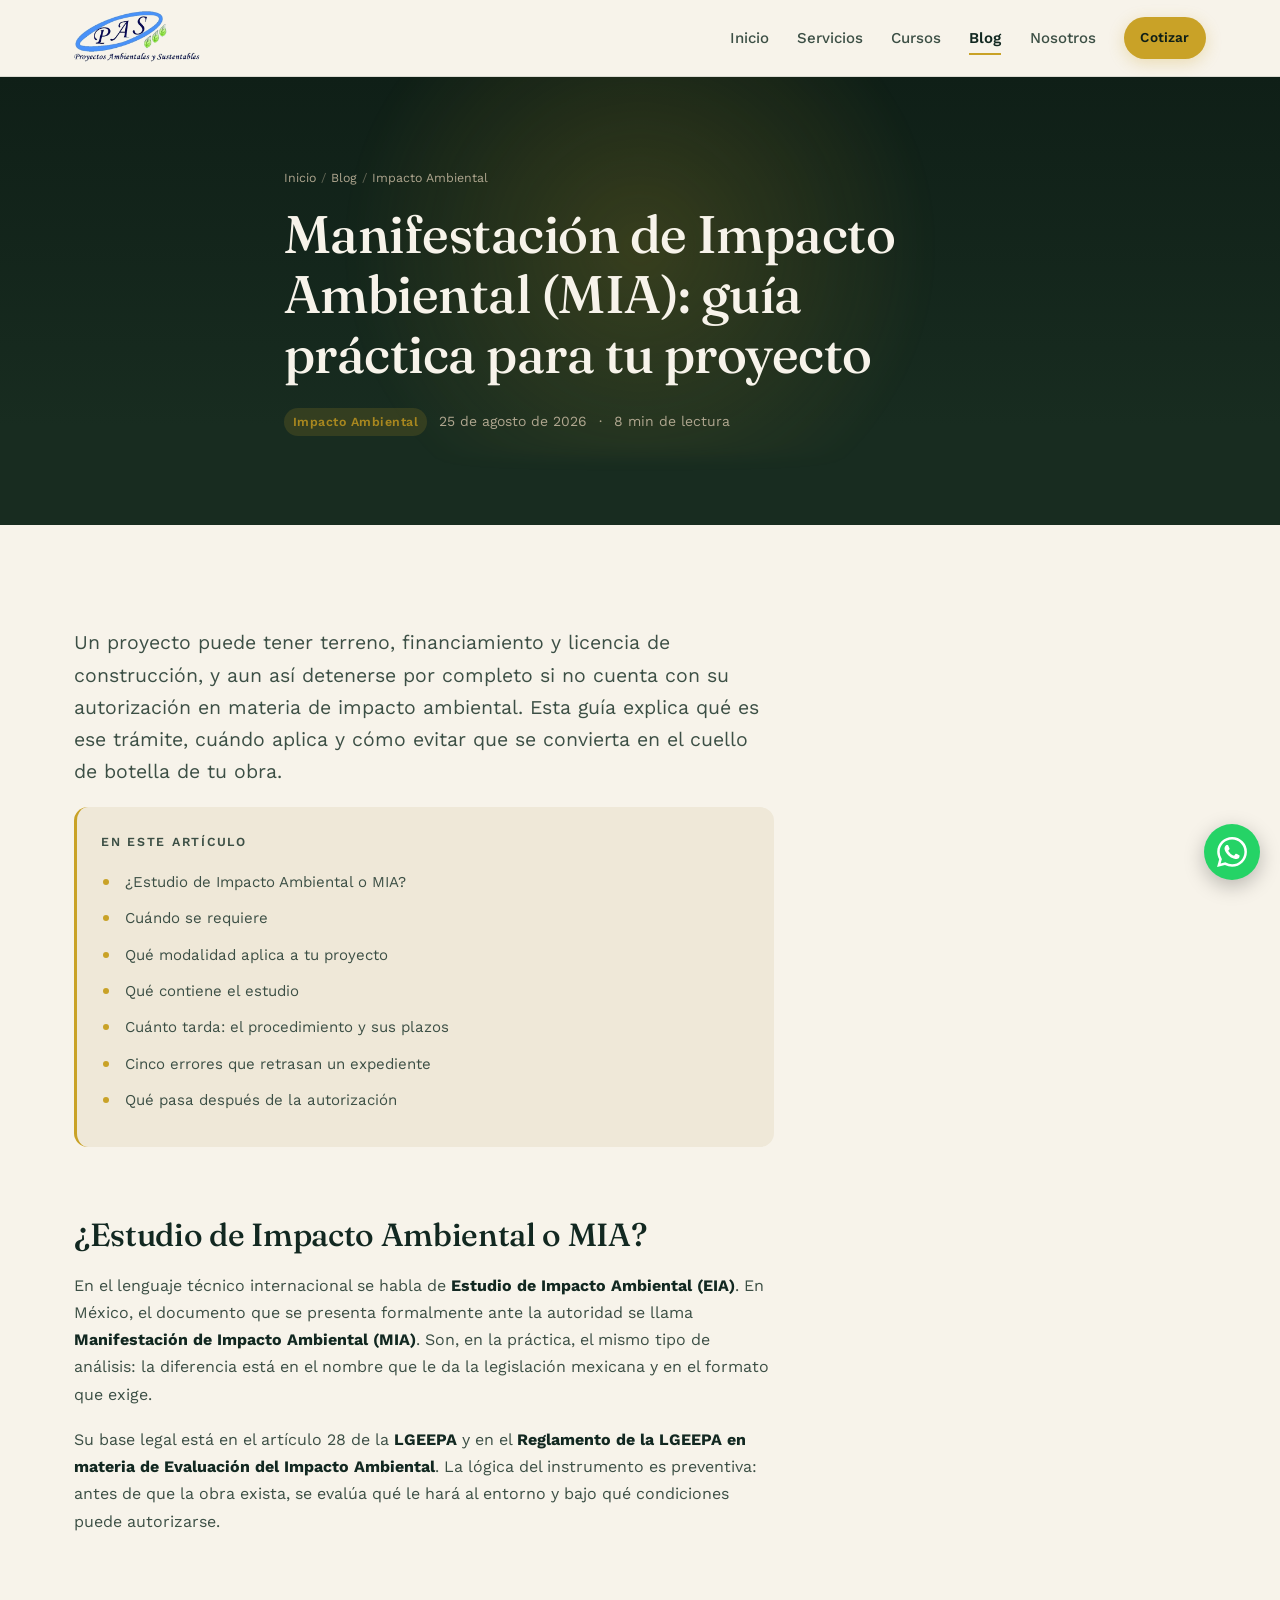
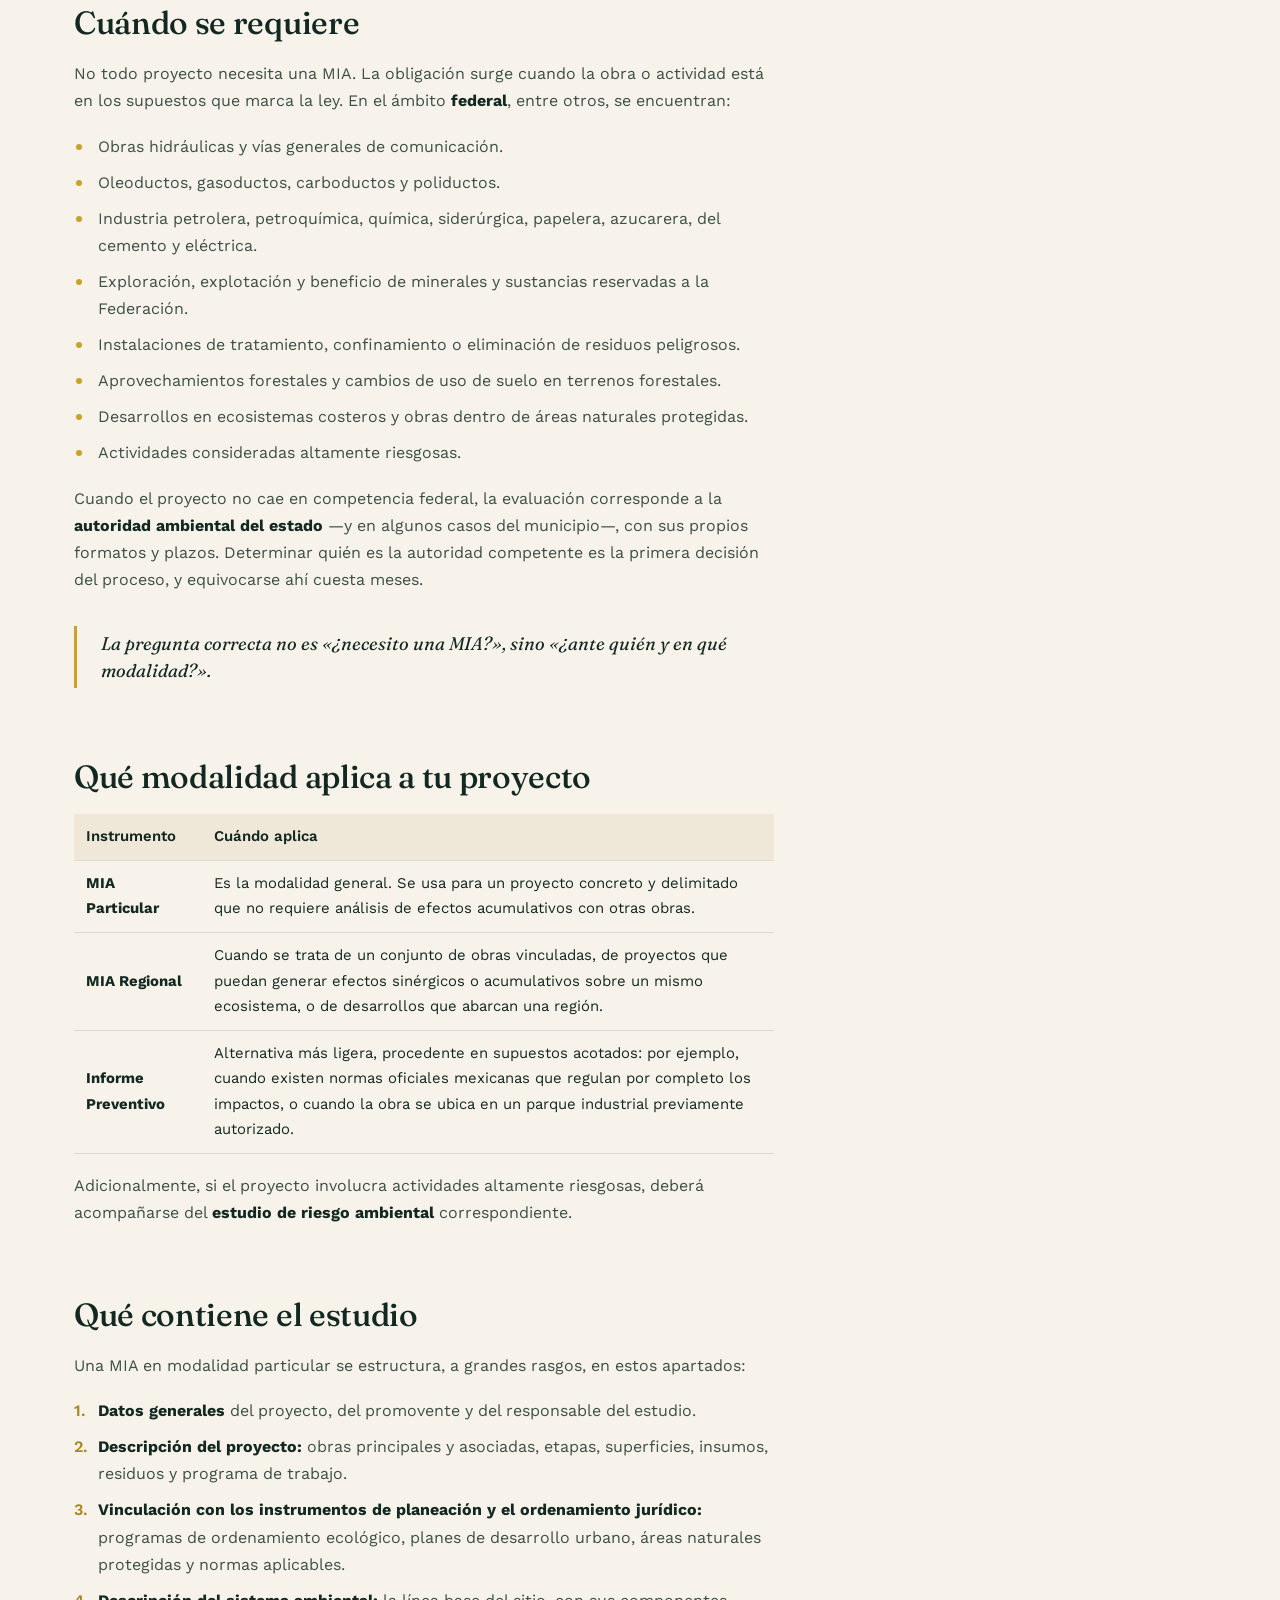
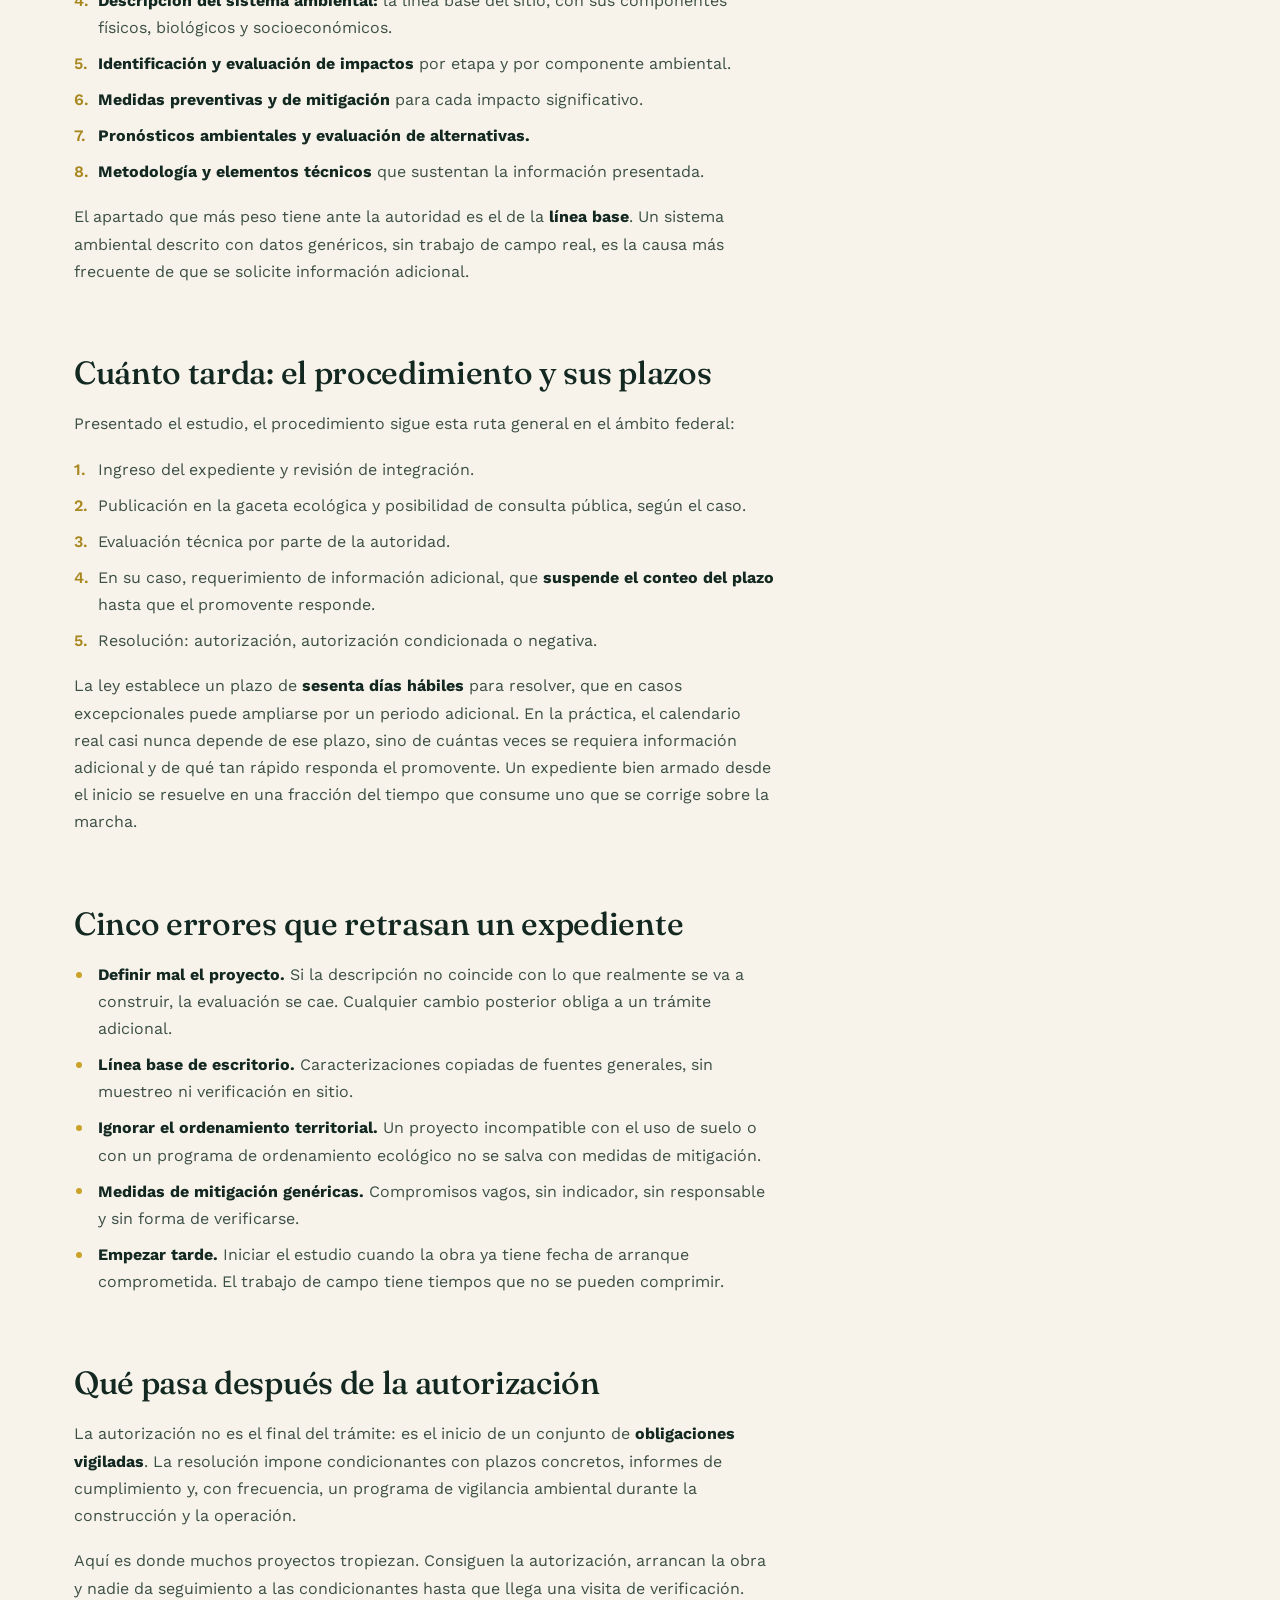
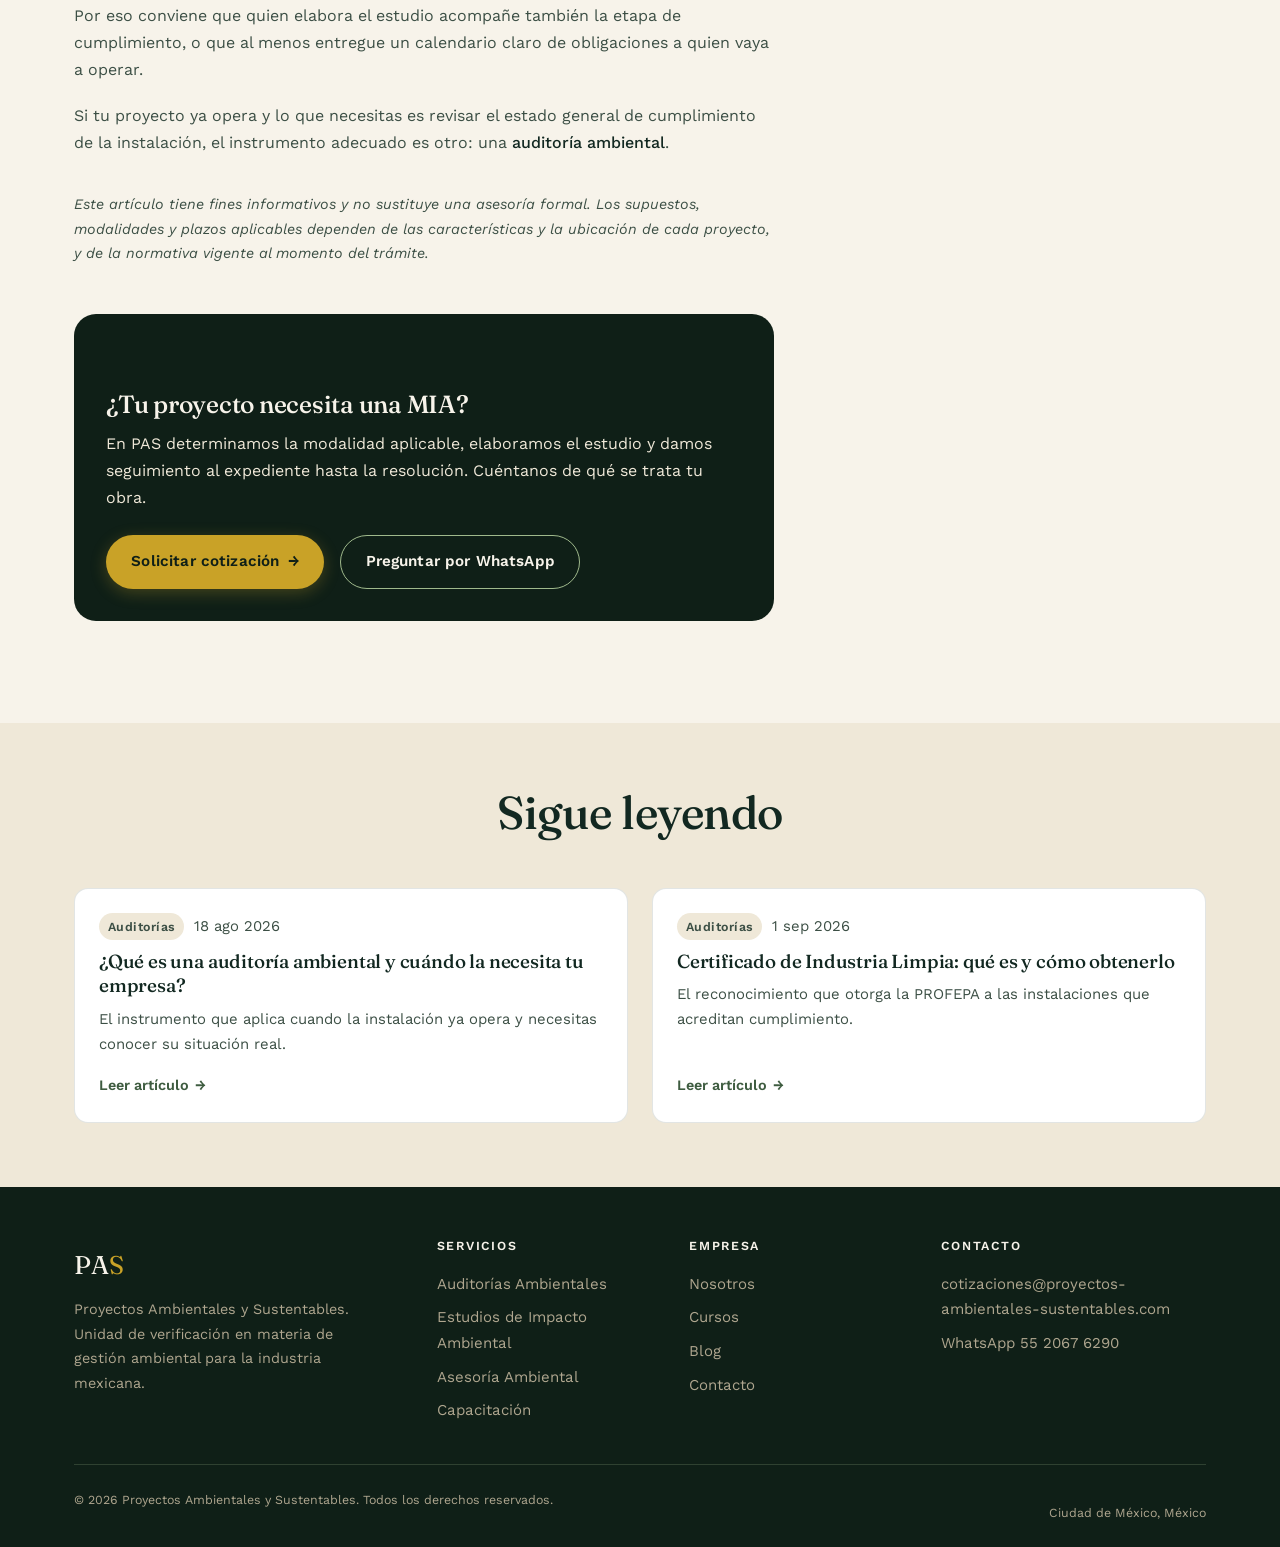
<file: blog/manifestacion-impacto-ambiental-guia.html>
<!DOCTYPE html>
<html lang="es-MX">
<head>
<meta charset="UTF-8">
<meta name="viewport" content="width=device-width, initial-scale=1">
<title>Manifestación de Impacto Ambiental (MIA): guía práctica</title>
<meta name="description" content="Cuándo se requiere una MIA, qué modalidad aplica a tu proyecto, qué contiene el estudio, cuánto tarda la resolución y los errores que más retrasan un expediente.">
<link rel="canonical" href="https://proyectos-ambientales-sustentables.com/blog/manifestacion-impacto-ambiental-guia.html">
<meta name="theme-color" content="#0F1F17">
<meta name="robots" content="index,follow">

<meta property="og:type" content="article">
<meta property="og:locale" content="es_MX">
<meta property="og:site_name" content="Proyectos Ambientales y Sustentables">
<meta property="og:title" content="Manifestación de Impacto Ambiental (MIA): guía práctica">
<meta property="og:description" content="Cuándo se requiere, qué modalidad aplica, qué contiene el estudio y cuánto tarda la resolución.">
<meta property="og:url" content="https://proyectos-ambientales-sustentables.com/blog/manifestacion-impacto-ambiental-guia.html">
<meta property="og:image" content="https://proyectos-ambientales-sustentables.com/assets/img/og-default.jpg">
<meta property="article:published_time" content="2026-08-25">
<meta property="article:section" content="Impacto Ambiental">
<meta name="twitter:card" content="summary_large_image">

<link rel="icon" href="../assets/img/logo-pas.png" type="image/png">
<link rel="preconnect" href="https://fonts.googleapis.com">
<link rel="preconnect" href="https://fonts.gstatic.com" crossorigin>
<link href="https://fonts.googleapis.com/css2?family=Fraunces:ital,opsz,wght@0,9..144,400..600;1,9..144,400..500&family=Work+Sans:wght@400;500;600&display=swap" rel="stylesheet">
<link rel="stylesheet" href="../assets/css/site.css">
</head>
<body>
<a class="skip-link" href="#contenido">Saltar al contenido</a>

<div class="progress" aria-hidden="true"><div class="progress__bar"></div></div>

<header class="site-header">
  <div class="container header__inner">
    <a class="brand" href="../index.html" aria-label="PAS Proyectos Ambientales y Sustentables, inicio">
      <img src="../assets/img/logo-pas.png" alt="PAS Proyectos Ambientales y Sustentables" width="128" height="59">
    </a>
    <button class="nav-toggle" type="button" aria-expanded="false" aria-controls="menu-principal" aria-label="Abrir menú de navegación">
      <span></span><span></span><span></span>
    </button>
    <nav class="nav" id="menu-principal" aria-label="Navegación principal">
      <ul class="nav__list">
        <li><a class="nav__link" href="../index.html">Inicio</a></li>
        <li><a class="nav__link" href="../servicios.html">Servicios</a></li>
        <li><a class="nav__link" href="../cursos.html">Cursos</a></li>
        <li><a class="nav__link" href="index.html" aria-current="page">Blog</a></li>
        <li><a class="nav__link" href="../nosotros.html">Nosotros</a></li>
        <li><a class="btn btn--primary btn--sm" href="../contacto.html">Cotizar</a></li>
      </ul>
    </nav>
  </div>
</header>

<main id="contenido">

  <section class="hero hero--page">
    <div class="hero__glow" aria-hidden="true"></div>
    <div class="container container--narrow hero__inner">
      <nav class="breadcrumb" aria-label="Ruta de navegación">
        <a href="../index.html">Inicio</a><span aria-hidden="true">/</span><a href="index.html">Blog</a><span aria-hidden="true">/</span>Impacto Ambiental
      </nav>
      <h1>Manifestación de Impacto Ambiental (MIA): guía práctica para tu proyecto</h1>
      <p class="article__meta">
        <span class="tag tag--gold">Impacto Ambiental</span>
        <time datetime="2026-08-25">25 de agosto de 2026</time>
        <span>·</span><span>8 min de lectura</span>
      </p>
    </div>
  </section>

  <section class="section section--cream">
    <div class="container">
      <article class="article">

        <p class="lead">Un proyecto puede tener terreno, financiamiento y licencia de construcción, y aun así detenerse por completo si no cuenta con su autorización en materia de impacto ambiental. Esta guía explica qué es ese trámite, cuándo aplica y cómo evitar que se convierta en el cuello de botella de tu obra.</p>

        <nav class="toc" aria-label="Contenido del artículo">
          <p class="toc__title">En este artículo</p>
          <ul>
            <li><a href="#eia-o-mia">¿Estudio de Impacto Ambiental o MIA?</a></li>
            <li><a href="#cuando">Cuándo se requiere</a></li>
            <li><a href="#modalidad">Qué modalidad aplica a tu proyecto</a></li>
            <li><a href="#contenido">Qué contiene el estudio</a></li>
            <li><a href="#plazos">Cuánto tarda: el procedimiento y sus plazos</a></li>
            <li><a href="#errores">Cinco errores que retrasan un expediente</a></li>
            <li><a href="#despues">Qué pasa después de la autorización</a></li>
          </ul>
        </nav>

        <h2 id="eia-o-mia">¿Estudio de Impacto Ambiental o MIA?</h2>
        <p>En el lenguaje técnico internacional se habla de <strong>Estudio de Impacto Ambiental (EIA)</strong>. En México, el documento que se presenta formalmente ante la autoridad se llama <strong>Manifestación de Impacto Ambiental (MIA)</strong>. Son, en la práctica, el mismo tipo de análisis: la diferencia está en el nombre que le da la legislación mexicana y en el formato que exige.</p>
        <p>Su base legal está en el artículo 28 de la <strong>LGEEPA</strong> y en el <strong>Reglamento de la LGEEPA en materia de Evaluación del Impacto Ambiental</strong>. La lógica del instrumento es preventiva: antes de que la obra exista, se evalúa qué le hará al entorno y bajo qué condiciones puede autorizarse.</p>

        <h2 id="cuando">Cuándo se requiere</h2>
        <p>No todo proyecto necesita una MIA. La obligación surge cuando la obra o actividad está en los supuestos que marca la ley. En el ámbito <strong>federal</strong>, entre otros, se encuentran:</p>
        <ul>
          <li>Obras hidráulicas y vías generales de comunicación.</li>
          <li>Oleoductos, gasoductos, carboductos y poliductos.</li>
          <li>Industria petrolera, petroquímica, química, siderúrgica, papelera, azucarera, del cemento y eléctrica.</li>
          <li>Exploración, explotación y beneficio de minerales y sustancias reservadas a la Federación.</li>
          <li>Instalaciones de tratamiento, confinamiento o eliminación de residuos peligrosos.</li>
          <li>Aprovechamientos forestales y cambios de uso de suelo en terrenos forestales.</li>
          <li>Desarrollos en ecosistemas costeros y obras dentro de áreas naturales protegidas.</li>
          <li>Actividades consideradas altamente riesgosas.</li>
        </ul>
        <p>Cuando el proyecto no cae en competencia federal, la evaluación corresponde a la <strong>autoridad ambiental del estado</strong> —y en algunos casos del municipio—, con sus propios formatos y plazos. Determinar quién es la autoridad competente es la primera decisión del proceso, y equivocarse ahí cuesta meses.</p>

        <blockquote>La pregunta correcta no es «¿necesito una MIA?», sino «¿ante quién y en qué modalidad?».</blockquote>

        <h2 id="modalidad">Qué modalidad aplica a tu proyecto</h2>
        <div class="table-wrap">
          <table>
            <thead>
              <tr><th>Instrumento</th><th>Cuándo aplica</th></tr>
            </thead>
            <tbody>
              <tr>
                <td><strong>MIA Particular</strong></td>
                <td>Es la modalidad general. Se usa para un proyecto concreto y delimitado que no requiere análisis de efectos acumulativos con otras obras.</td>
              </tr>
              <tr>
                <td><strong>MIA Regional</strong></td>
                <td>Cuando se trata de un conjunto de obras vinculadas, de proyectos que puedan generar efectos sinérgicos o acumulativos sobre un mismo ecosistema, o de desarrollos que abarcan una región.</td>
              </tr>
              <tr>
                <td><strong>Informe Preventivo</strong></td>
                <td>Alternativa más ligera, procedente en supuestos acotados: por ejemplo, cuando existen normas oficiales mexicanas que regulan por completo los impactos, o cuando la obra se ubica en un parque industrial previamente autorizado.</td>
              </tr>
            </tbody>
          </table>
        </div>
        <p>Adicionalmente, si el proyecto involucra actividades altamente riesgosas, deberá acompañarse del <strong>estudio de riesgo ambiental</strong> correspondiente.</p>

        <h2 id="contenido">Qué contiene el estudio</h2>
        <p>Una MIA en modalidad particular se estructura, a grandes rasgos, en estos apartados:</p>
        <ol>
          <li><strong>Datos generales</strong> del proyecto, del promovente y del responsable del estudio.</li>
          <li><strong>Descripción del proyecto:</strong> obras principales y asociadas, etapas, superficies, insumos, residuos y programa de trabajo.</li>
          <li><strong>Vinculación con los instrumentos de planeación y el ordenamiento jurídico:</strong> programas de ordenamiento ecológico, planes de desarrollo urbano, áreas naturales protegidas y normas aplicables.</li>
          <li><strong>Descripción del sistema ambiental:</strong> la línea base del sitio, con sus componentes físicos, biológicos y socioeconómicos.</li>
          <li><strong>Identificación y evaluación de impactos</strong> por etapa y por componente ambiental.</li>
          <li><strong>Medidas preventivas y de mitigación</strong> para cada impacto significativo.</li>
          <li><strong>Pronósticos ambientales y evaluación de alternativas.</strong></li>
          <li><strong>Metodología y elementos técnicos</strong> que sustentan la información presentada.</li>
        </ol>
        <p>El apartado que más peso tiene ante la autoridad es el de la <strong>línea base</strong>. Un sistema ambiental descrito con datos genéricos, sin trabajo de campo real, es la causa más frecuente de que se solicite información adicional.</p>

        <h2 id="plazos">Cuánto tarda: el procedimiento y sus plazos</h2>
        <p>Presentado el estudio, el procedimiento sigue esta ruta general en el ámbito federal:</p>
        <ol>
          <li>Ingreso del expediente y revisión de integración.</li>
          <li>Publicación en la gaceta ecológica y posibilidad de consulta pública, según el caso.</li>
          <li>Evaluación técnica por parte de la autoridad.</li>
          <li>En su caso, requerimiento de información adicional, que <strong>suspende el conteo del plazo</strong> hasta que el promovente responde.</li>
          <li>Resolución: autorización, autorización condicionada o negativa.</li>
        </ol>
        <p>La ley establece un plazo de <strong>sesenta días hábiles</strong> para resolver, que en casos excepcionales puede ampliarse por un periodo adicional. En la práctica, el calendario real casi nunca depende de ese plazo, sino de cuántas veces se requiera información adicional y de qué tan rápido responda el promovente. Un expediente bien armado desde el inicio se resuelve en una fracción del tiempo que consume uno que se corrige sobre la marcha.</p>

        <h2 id="errores">Cinco errores que retrasan un expediente</h2>
        <ul>
          <li><strong>Definir mal el proyecto.</strong> Si la descripción no coincide con lo que realmente se va a construir, la evaluación se cae. Cualquier cambio posterior obliga a un trámite adicional.</li>
          <li><strong>Línea base de escritorio.</strong> Caracterizaciones copiadas de fuentes generales, sin muestreo ni verificación en sitio.</li>
          <li><strong>Ignorar el ordenamiento territorial.</strong> Un proyecto incompatible con el uso de suelo o con un programa de ordenamiento ecológico no se salva con medidas de mitigación.</li>
          <li><strong>Medidas de mitigación genéricas.</strong> Compromisos vagos, sin indicador, sin responsable y sin forma de verificarse.</li>
          <li><strong>Empezar tarde.</strong> Iniciar el estudio cuando la obra ya tiene fecha de arranque comprometida. El trabajo de campo tiene tiempos que no se pueden comprimir.</li>
        </ul>

        <h2 id="despues">Qué pasa después de la autorización</h2>
        <p>La autorización no es el final del trámite: es el inicio de un conjunto de <strong>obligaciones vigiladas</strong>. La resolución impone condicionantes con plazos concretos, informes de cumplimiento y, con frecuencia, un programa de vigilancia ambiental durante la construcción y la operación.</p>
        <p>Aquí es donde muchos proyectos tropiezan. Consiguen la autorización, arrancan la obra y nadie da seguimiento a las condicionantes hasta que llega una visita de verificación. Por eso conviene que quien elabora el estudio acompañe también la etapa de cumplimiento, o que al menos entregue un calendario claro de obligaciones a quien vaya a operar.</p>
        <p>Si tu proyecto ya opera y lo que necesitas es revisar el estado general de cumplimiento de la instalación, el instrumento adecuado es otro: una <a class="link" href="que-es-una-auditoria-ambiental.html">auditoría ambiental</a>.</p>

        <p style="font-size:.9rem;font-style:italic;margin-top:2.5em">Este artículo tiene fines informativos y no sustituye una asesoría formal. Los supuestos, modalidades y plazos aplicables dependen de las características y la ubicación de cada proyecto, y de la normativa vigente al momento del trámite.</p>

        <div class="article-cta">
          <h3>¿Tu proyecto necesita una MIA?</h3>
          <p>En PAS determinamos la modalidad aplicable, elaboramos el estudio y damos seguimiento al expediente hasta la resolución. Cuéntanos de qué se trata tu obra.</p>
          <div class="btn-row">
            <a class="btn btn--primary" href="../contacto.html">Solicitar cotización <span class="arrow" aria-hidden="true">&rarr;</span></a>
            <!-- CAMBIAR-TELEFONO -->
            <a class="btn btn--ghost" href="https://wa.me/525559657126?text=Hola%20PAS%2C%20necesito%20apoyo%20con%20una%20Manifestaci%C3%B3n%20de%20Impacto%20Ambiental." target="_blank" rel="noopener">Preguntar por WhatsApp</a>
          </div>
        </div>

      </article>
    </div>
  </section>

  <section class="section section--sand section--tight">
    <div class="container">
      <h2 class="text-center">Sigue leyendo</h2>
      <div class="grid grid-2 mt-5">
        <a class="card post-card reveal" href="que-es-una-auditoria-ambiental.html">
          <p class="post-card__meta"><span class="tag">Auditorías</span><time datetime="2026-08-18">18 ago 2026</time></p>
          <h3>¿Qué es una auditoría ambiental y cuándo la necesita tu empresa?</h3>
          <p>El instrumento que aplica cuando la instalación ya opera y necesitas conocer su situación real.</p>
          <span class="card__more">Leer artículo <span class="arrow" aria-hidden="true">&rarr;</span></span>
        </a>
        <a class="card post-card reveal" href="industria-limpia-profepa.html">
          <p class="post-card__meta"><span class="tag">Auditorías</span><time datetime="2026-09-01">1 sep 2026</time></p>
          <h3>Certificado de Industria Limpia: qué es y cómo obtenerlo</h3>
          <p>El reconocimiento que otorga la PROFEPA a las instalaciones que acreditan cumplimiento.</p>
          <span class="card__more">Leer artículo <span class="arrow" aria-hidden="true">&rarr;</span></span>
        </a>
      </div>
    </div>
  </section>

</main>

<footer class="site-footer">
  <div class="container">
    <div class="footer__grid">
      <div class="footer__brand">
        <p class="mark">PA<span>S</span></p>
        <p>Proyectos Ambientales y Sustentables. Unidad de verificación en materia de gestión ambiental para la industria mexicana.</p>
      </div>
      <div>
        <p class="footer__title">Servicios</p>
        <ul class="footer__list">
          <li><a href="../servicios.html#auditorias">Auditorías Ambientales</a></li>
          <li><a href="../servicios.html#impacto">Estudios de Impacto Ambiental</a></li>
          <li><a href="../servicios.html#asesoria">Asesoría Ambiental</a></li>
          <li><a href="../servicios.html#capacitacion">Capacitación</a></li>
        </ul>
      </div>
      <div>
        <p class="footer__title">Empresa</p>
        <ul class="footer__list">
          <li><a href="../nosotros.html">Nosotros</a></li>
          <li><a href="../cursos.html">Cursos</a></li>
          <li><a href="index.html">Blog</a></li>
          <li><a href="../contacto.html">Contacto</a></li>
        </ul>
      </div>
      <div>
        <p class="footer__title">Contacto</p>
        <ul class="footer__list">
          <li><a href="mailto:cotizaciones@proyectos-ambientales-sustentables.com">cotizaciones@proyectos-ambientales-sustentables.com</a></li>
          <!-- CAMBIAR-TELEFONO -->
          <li><a href="https://wa.me/525559657126" target="_blank" rel="noopener">WhatsApp 55 2067 6290</a></li>
        </ul>
      </div>
    </div>
    <div class="footer__bottom">
      <p>&copy; <span data-year>2026</span> Proyectos Ambientales y Sustentables. Todos los derechos reservados.</p>
      <p>Ciudad de México, México</p>
    </div>
  </div>
</footer>

<!-- CAMBIAR-TELEFONO -->
<a class="wa-float" href="https://wa.me/525559657126?text=Hola%20PAS%2C%20necesito%20apoyo%20con%20una%20Manifestaci%C3%B3n%20de%20Impacto%20Ambiental." target="_blank" rel="noopener" aria-label="Escríbenos por WhatsApp">
  <svg viewBox="0 0 24 24" aria-hidden="true"><path d="M17.472 14.382c-.297-.149-1.758-.867-2.03-.967-.273-.099-.471-.148-.67.15-.197.297-.767.966-.94 1.164-.173.199-.347.223-.644.075-.297-.15-1.255-.463-2.39-1.475-.883-.788-1.48-1.761-1.653-2.059-.173-.297-.018-.458.13-.606.134-.133.298-.347.446-.52.149-.174.198-.298.298-.497.099-.198.05-.371-.025-.52-.075-.149-.669-1.612-.916-2.207-.242-.579-.487-.5-.669-.51-.173-.008-.371-.01-.57-.01-.198 0-.52.074-.792.372-.272.297-1.04 1.016-1.04 2.479 0 1.462 1.065 2.875 1.213 3.074.149.198 2.096 3.2 5.077 4.487.709.306 1.262.489 1.694.625.712.227 1.36.195 1.871.118.571-.085 1.758-.719 2.006-1.413.248-.694.248-1.289.173-1.413-.074-.124-.272-.198-.57-.347M12.05 21.785h-.004a9.87 9.87 0 0 1-5.031-1.378l-.361-.214-3.741.982.998-3.648-.235-.374a9.86 9.86 0 0 1-1.51-5.26c.001-5.45 4.436-9.884 9.888-9.884 2.64 0 5.122 1.03 6.988 2.898a9.825 9.825 0 0 1 2.893 6.994c-.003 5.45-4.437 9.884-9.885 9.884m8.413-18.297A11.815 11.815 0 0 0 12.05 0C5.495 0 .16 5.335.157 11.892c0 2.096.547 4.142 1.588 5.945L.057 24l6.305-1.654a11.882 11.882 0 0 0 5.683 1.448h.005c6.554 0 11.89-5.335 11.893-11.893a11.821 11.821 0 0 0-3.48-8.413"/></svg>
</a>

<script type="application/ld+json">
{
  "@context": "https://schema.org",
  "@type": "Article",
  "headline": "Manifestación de Impacto Ambiental (MIA): guía práctica para tu proyecto",
  "description": "Cuándo se requiere una MIA, qué modalidad aplica a tu proyecto, qué contiene el estudio, cuánto tarda la resolución y los errores que más retrasan un expediente.",
  "inLanguage": "es-MX",
  "datePublished": "2026-08-25",
  "dateModified": "2026-08-25",
  "articleSection": "Impacto Ambiental",
  "image": "https://proyectos-ambientales-sustentables.com/assets/img/og-default.jpg",
  "mainEntityOfPage": { "@type": "WebPage", "@id": "https://proyectos-ambientales-sustentables.com/blog/manifestacion-impacto-ambiental-guia.html" },
  "author": { "@type": "Person", "name": "Helio E. Castro", "jobTitle": "Auditor Coordinador" },
  "publisher": {
    "@type": "Organization",
    "name": "PAS - Proyectos Ambientales y Sustentables",
    "logo": { "@type": "ImageObject", "url": "https://proyectos-ambientales-sustentables.com/assets/img/logo-pas.png" }
  }
}
</script>
<script type="application/ld+json">
{
  "@context": "https://schema.org",
  "@type": "BreadcrumbList",
  "itemListElement": [
    { "@type": "ListItem", "position": 1, "name": "Inicio", "item": "https://proyectos-ambientales-sustentables.com/" },
    { "@type": "ListItem", "position": 2, "name": "Blog", "item": "https://proyectos-ambientales-sustentables.com/blog/" },
    { "@type": "ListItem", "position": 3, "name": "Manifestación de Impacto Ambiental (MIA)", "item": "https://proyectos-ambientales-sustentables.com/blog/manifestacion-impacto-ambiental-guia.html" }
  ]
}
</script>

<script src="../assets/js/site.js" defer></script>
</body>
</html>
</file>
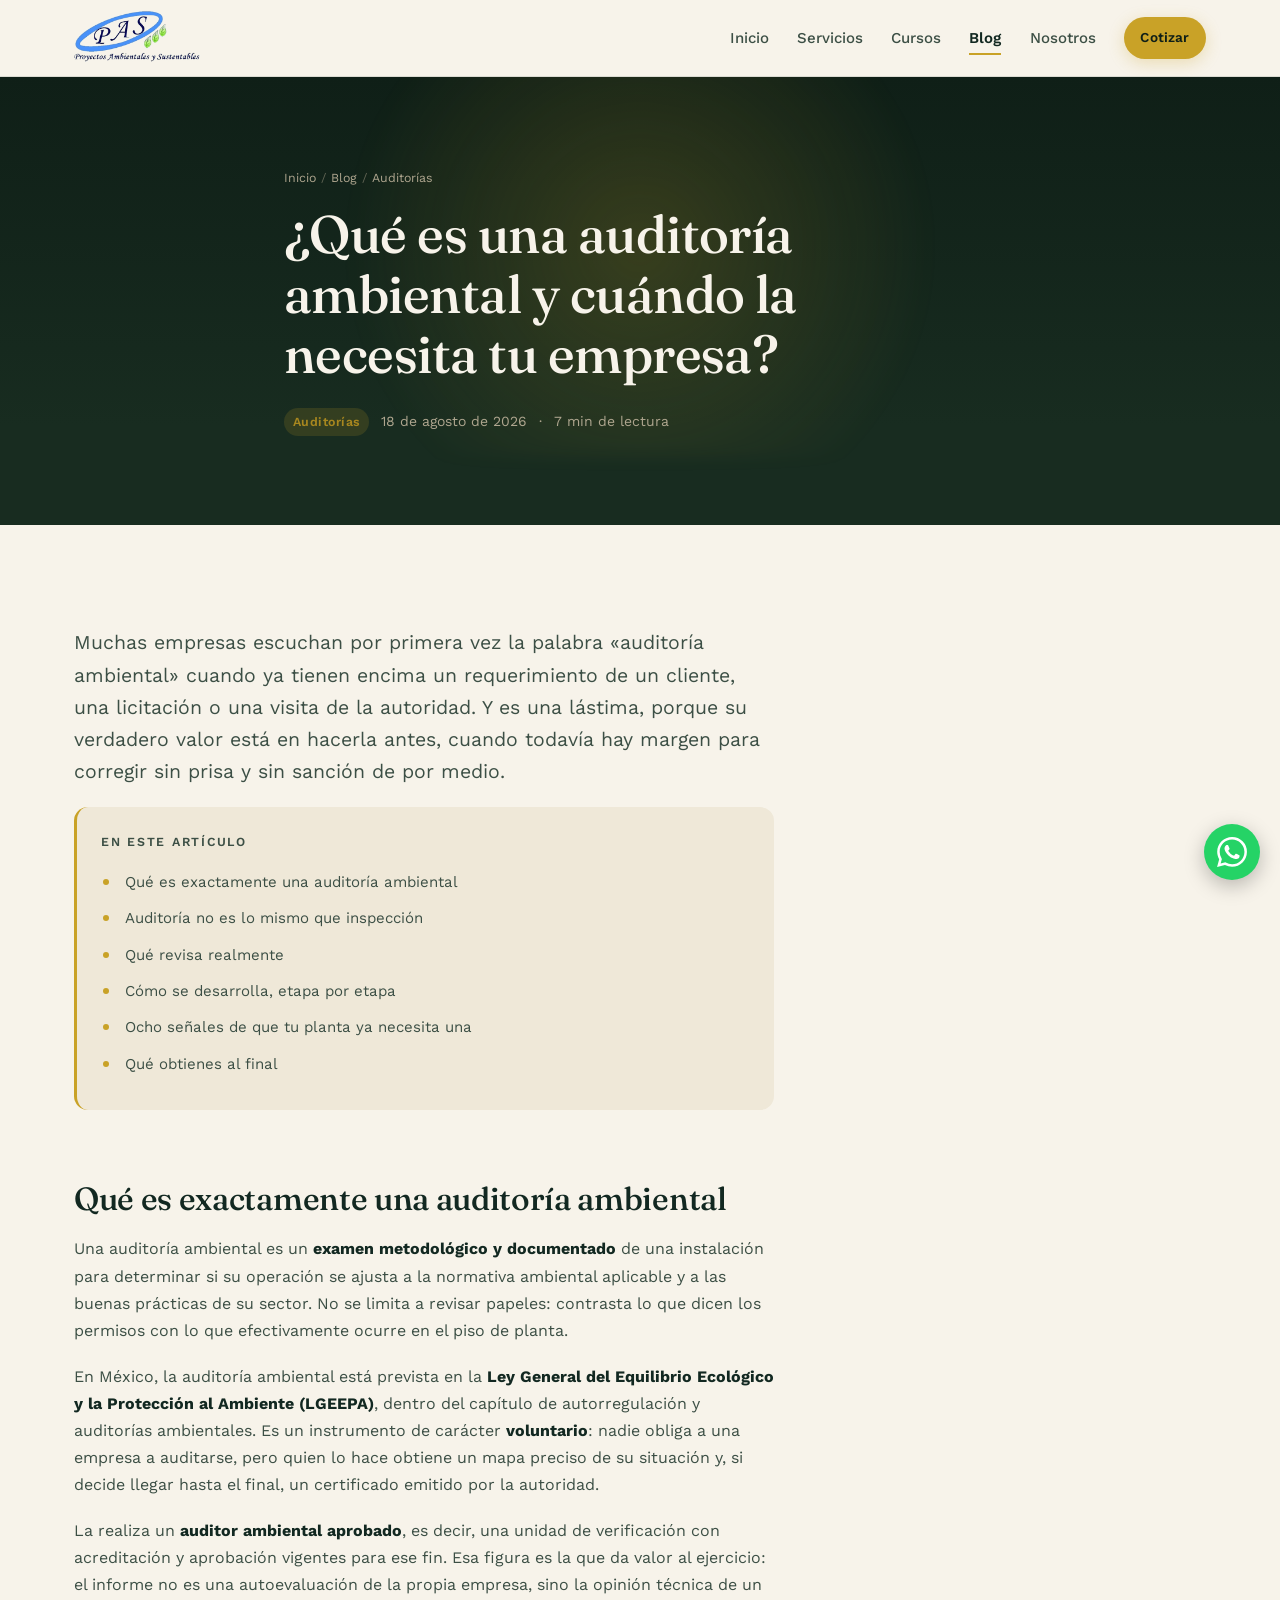
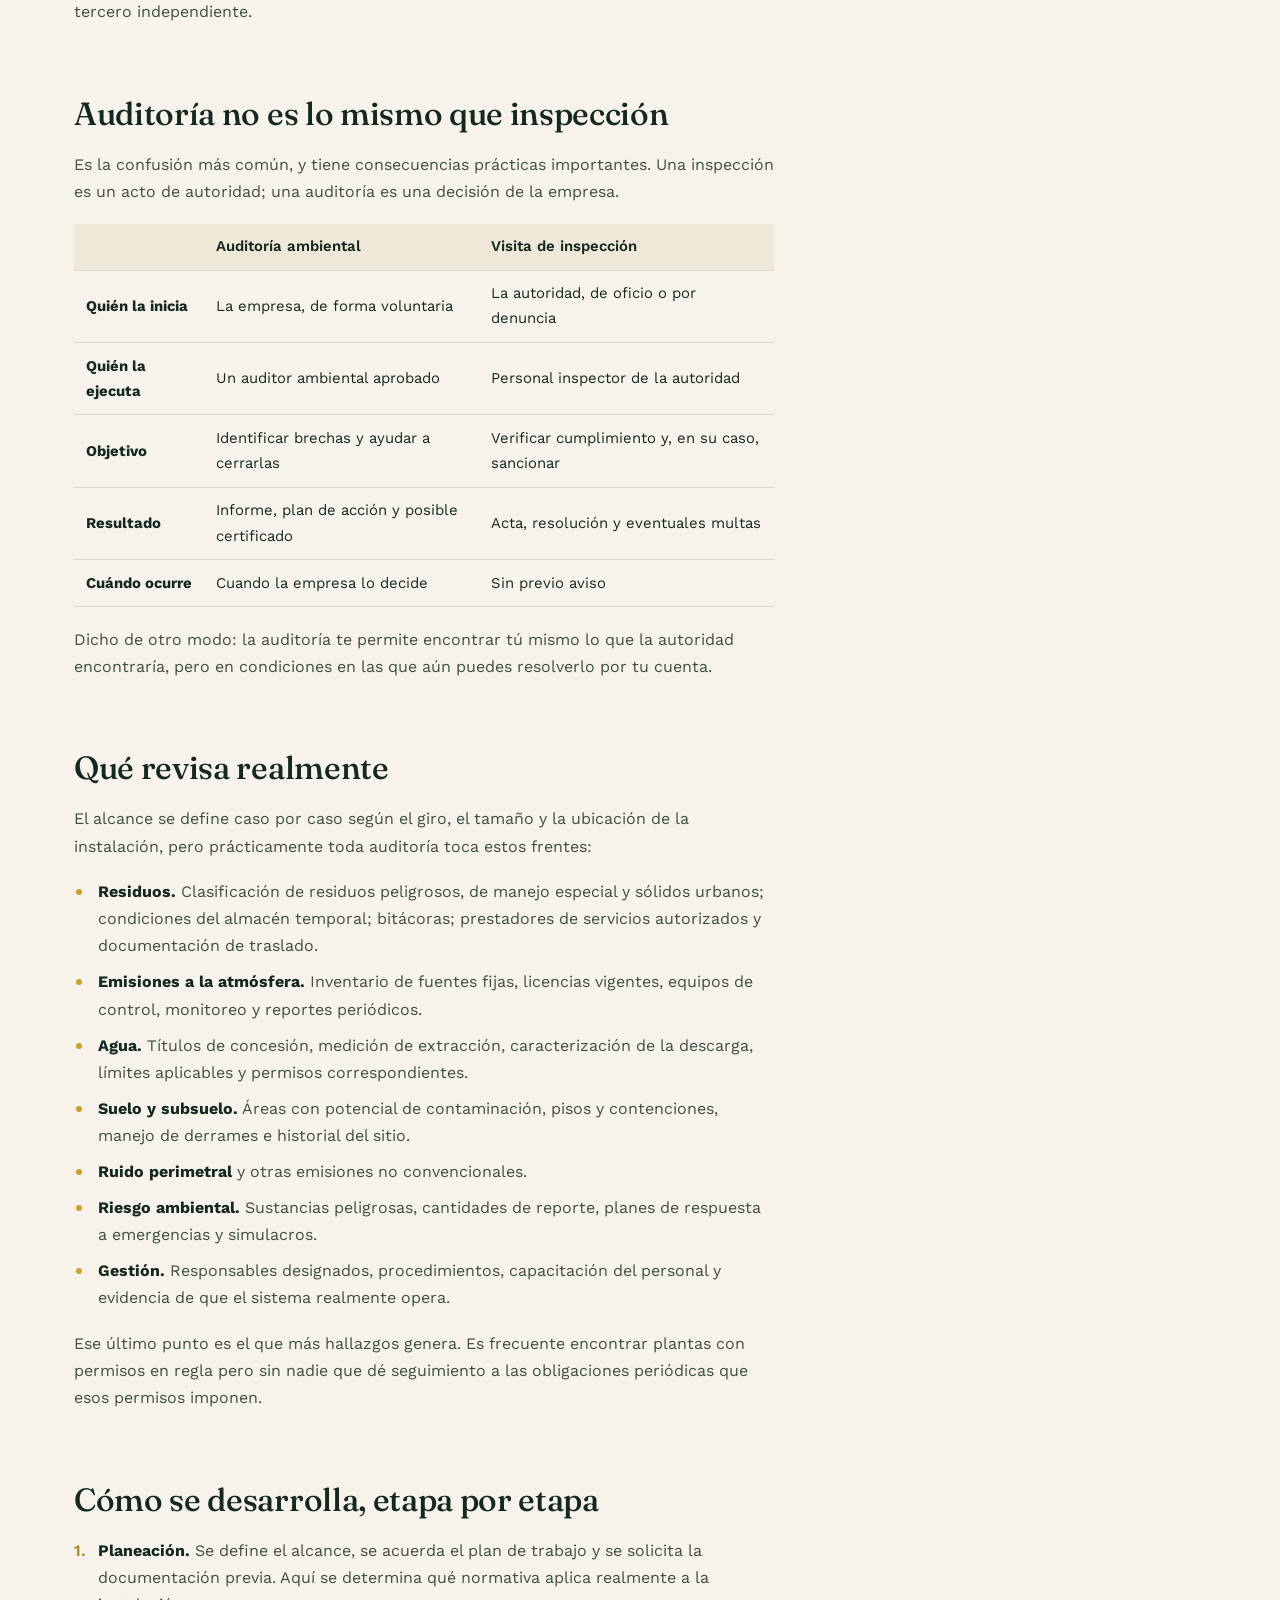
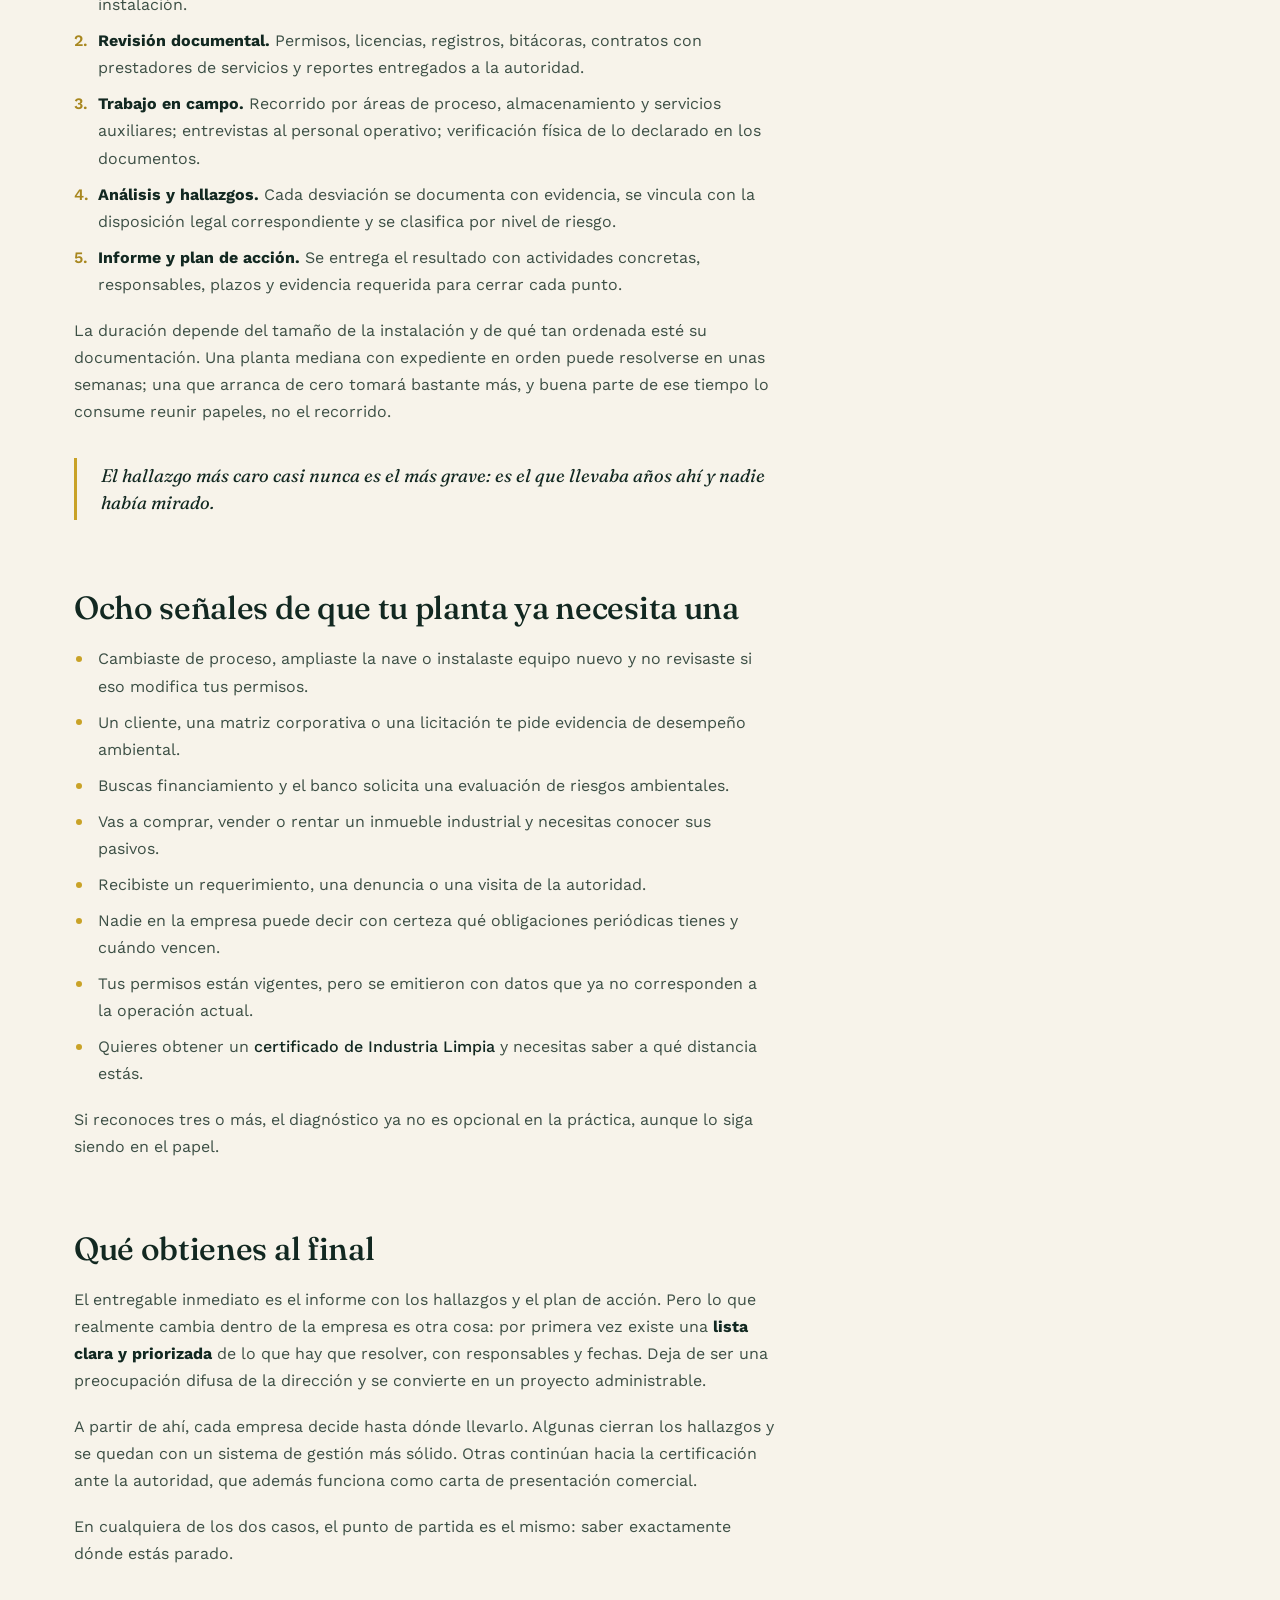
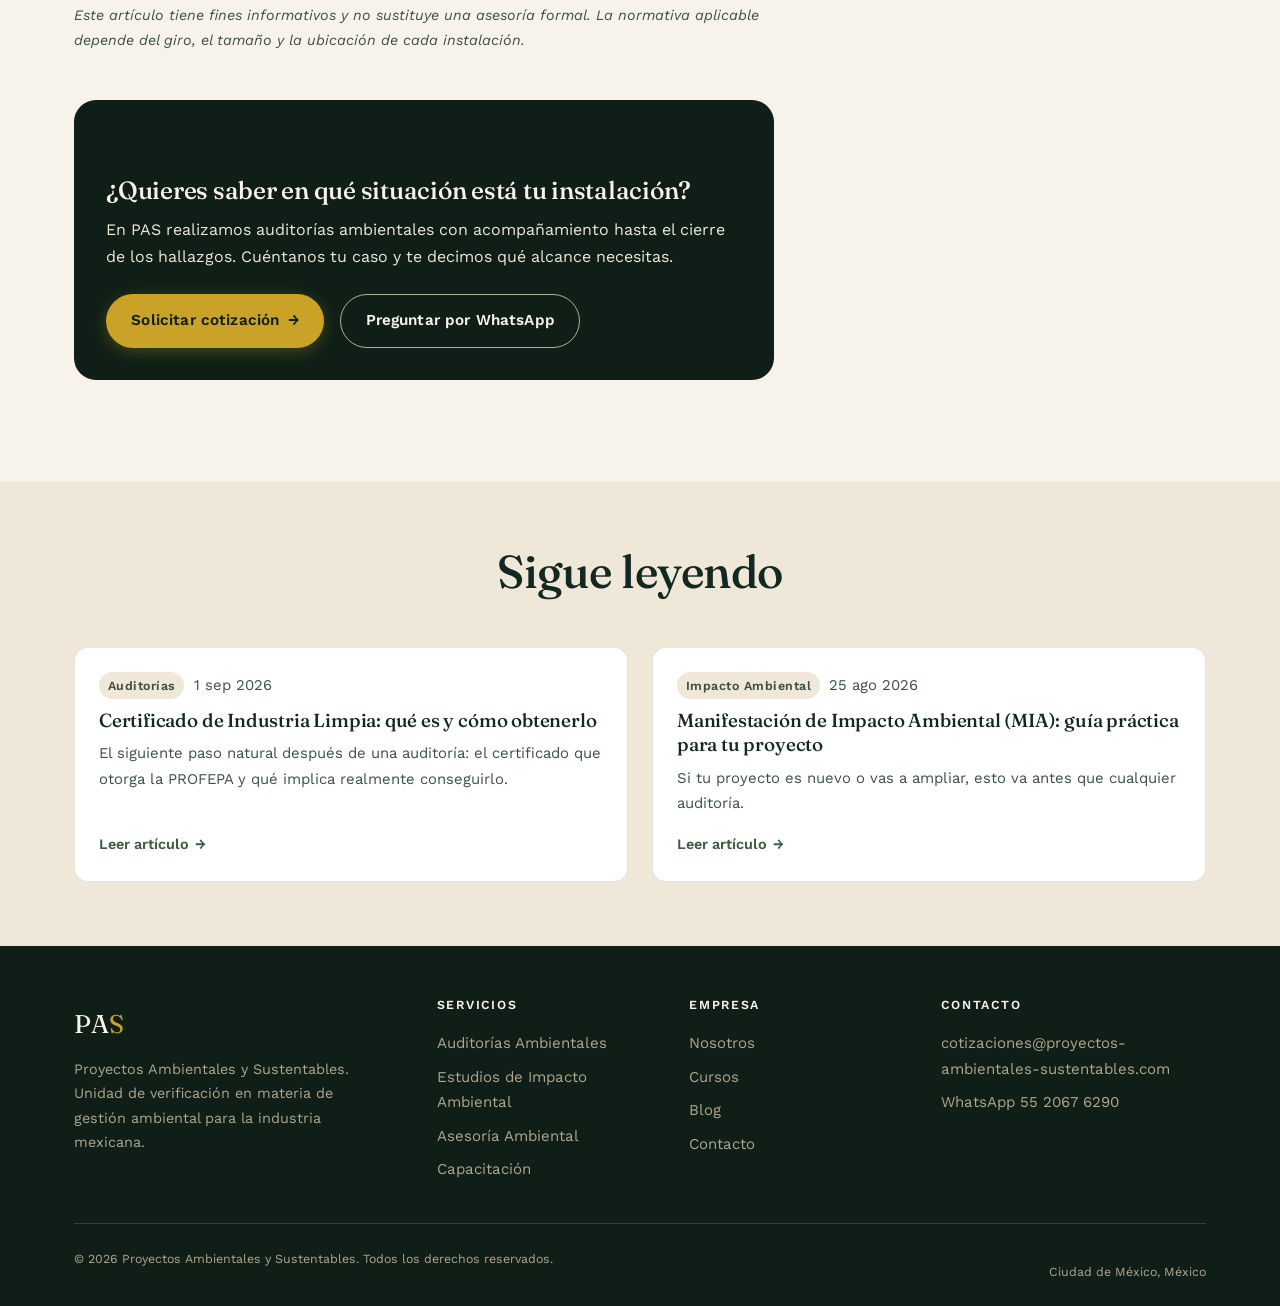
<file: blog/que-es-una-auditoria-ambiental.html>
<!DOCTYPE html>
<html lang="es-MX">
<head>
<meta charset="UTF-8">
<meta name="viewport" content="width=device-width, initial-scale=1">
<title>¿Qué es una auditoría ambiental y cuándo la necesitas?</title>
<meta name="description" content="Qué revisa una auditoría ambiental, en qué se diferencia de una inspección, cómo se desarrolla y las señales de que tu planta ya necesita una.">
<link rel="canonical" href="https://proyectos-ambientales-sustentables.com/blog/que-es-una-auditoria-ambiental.html">
<meta name="theme-color" content="#0F1F17">
<meta name="robots" content="index,follow">

<meta property="og:type" content="article">
<meta property="og:locale" content="es_MX">
<meta property="og:site_name" content="Proyectos Ambientales y Sustentables">
<meta property="og:title" content="¿Qué es una auditoría ambiental y cuándo la necesitas?">
<meta property="og:description" content="Qué revisa una auditoría ambiental, en qué se diferencia de una inspección y cómo saber si tu instalación ya debería realizar una.">
<meta property="og:url" content="https://proyectos-ambientales-sustentables.com/blog/que-es-una-auditoria-ambiental.html">
<meta property="og:image" content="https://proyectos-ambientales-sustentables.com/assets/img/og-default.jpg">
<meta property="article:published_time" content="2026-08-18">
<meta property="article:section" content="Auditorías">
<meta name="twitter:card" content="summary_large_image">

<link rel="icon" href="../assets/img/logo-pas.png" type="image/png">
<link rel="preconnect" href="https://fonts.googleapis.com">
<link rel="preconnect" href="https://fonts.gstatic.com" crossorigin>
<link href="https://fonts.googleapis.com/css2?family=Fraunces:ital,opsz,wght@0,9..144,400..600;1,9..144,400..500&family=Work+Sans:wght@400;500;600&display=swap" rel="stylesheet">
<link rel="stylesheet" href="../assets/css/site.css">
</head>
<body>
<a class="skip-link" href="#contenido">Saltar al contenido</a>

<div class="progress" aria-hidden="true"><div class="progress__bar"></div></div>

<header class="site-header">
  <div class="container header__inner">
    <a class="brand" href="../index.html" aria-label="PAS Proyectos Ambientales y Sustentables, inicio">
      <img src="../assets/img/logo-pas.png" alt="PAS Proyectos Ambientales y Sustentables" width="128" height="59">
    </a>
    <button class="nav-toggle" type="button" aria-expanded="false" aria-controls="menu-principal" aria-label="Abrir menú de navegación">
      <span></span><span></span><span></span>
    </button>
    <nav class="nav" id="menu-principal" aria-label="Navegación principal">
      <ul class="nav__list">
        <li><a class="nav__link" href="../index.html">Inicio</a></li>
        <li><a class="nav__link" href="../servicios.html">Servicios</a></li>
        <li><a class="nav__link" href="../cursos.html">Cursos</a></li>
        <li><a class="nav__link" href="index.html" aria-current="page">Blog</a></li>
        <li><a class="nav__link" href="../nosotros.html">Nosotros</a></li>
        <li><a class="btn btn--primary btn--sm" href="../contacto.html">Cotizar</a></li>
      </ul>
    </nav>
  </div>
</header>

<main id="contenido">

  <section class="hero hero--page">
    <div class="hero__glow" aria-hidden="true"></div>
    <div class="container container--narrow hero__inner">
      <nav class="breadcrumb" aria-label="Ruta de navegación">
        <a href="../index.html">Inicio</a><span aria-hidden="true">/</span><a href="index.html">Blog</a><span aria-hidden="true">/</span>Auditorías
      </nav>
      <h1>¿Qué es una auditoría ambiental y cuándo la necesita tu empresa?</h1>
      <p class="article__meta">
        <span class="tag tag--gold">Auditorías</span>
        <time datetime="2026-08-18">18 de agosto de 2026</time>
        <span>·</span><span>7 min de lectura</span>
      </p>
    </div>
  </section>

  <section class="section section--cream">
    <div class="container">
      <article class="article">

        <p class="lead">Muchas empresas escuchan por primera vez la palabra «auditoría ambiental» cuando ya tienen encima un requerimiento de un cliente, una licitación o una visita de la autoridad. Y es una lástima, porque su verdadero valor está en hacerla antes, cuando todavía hay margen para corregir sin prisa y sin sanción de por medio.</p>

        <nav class="toc" aria-label="Contenido del artículo">
          <p class="toc__title">En este artículo</p>
          <ul>
            <li><a href="#que-es">Qué es exactamente una auditoría ambiental</a></li>
            <li><a href="#diferencia">Auditoría no es lo mismo que inspección</a></li>
            <li><a href="#que-revisa">Qué revisa realmente</a></li>
            <li><a href="#etapas">Cómo se desarrolla, etapa por etapa</a></li>
            <li><a href="#cuando">Ocho señales de que tu planta ya necesita una</a></li>
            <li><a href="#resultado">Qué obtienes al final</a></li>
          </ul>
        </nav>

        <h2 id="que-es">Qué es exactamente una auditoría ambiental</h2>
        <p>Una auditoría ambiental es un <strong>examen metodológico y documentado</strong> de una instalación para determinar si su operación se ajusta a la normativa ambiental aplicable y a las buenas prácticas de su sector. No se limita a revisar papeles: contrasta lo que dicen los permisos con lo que efectivamente ocurre en el piso de planta.</p>
        <p>En México, la auditoría ambiental está prevista en la <strong>Ley General del Equilibrio Ecológico y la Protección al Ambiente (LGEEPA)</strong>, dentro del capítulo de autorregulación y auditorías ambientales. Es un instrumento de carácter <strong>voluntario</strong>: nadie obliga a una empresa a auditarse, pero quien lo hace obtiene un mapa preciso de su situación y, si decide llegar hasta el final, un certificado emitido por la autoridad.</p>
        <p>La realiza un <strong>auditor ambiental aprobado</strong>, es decir, una unidad de verificación con acreditación y aprobación vigentes para ese fin. Esa figura es la que da valor al ejercicio: el informe no es una autoevaluación de la propia empresa, sino la opinión técnica de un tercero independiente.</p>

        <h2 id="diferencia">Auditoría no es lo mismo que inspección</h2>
        <p>Es la confusión más común, y tiene consecuencias prácticas importantes. Una inspección es un acto de autoridad; una auditoría es una decisión de la empresa.</p>

        <div class="table-wrap">
          <table>
            <thead>
              <tr><th>&nbsp;</th><th>Auditoría ambiental</th><th>Visita de inspección</th></tr>
            </thead>
            <tbody>
              <tr><td><strong>Quién la inicia</strong></td><td>La empresa, de forma voluntaria</td><td>La autoridad, de oficio o por denuncia</td></tr>
              <tr><td><strong>Quién la ejecuta</strong></td><td>Un auditor ambiental aprobado</td><td>Personal inspector de la autoridad</td></tr>
              <tr><td><strong>Objetivo</strong></td><td>Identificar brechas y ayudar a cerrarlas</td><td>Verificar cumplimiento y, en su caso, sancionar</td></tr>
              <tr><td><strong>Resultado</strong></td><td>Informe, plan de acción y posible certificado</td><td>Acta, resolución y eventuales multas</td></tr>
              <tr><td><strong>Cuándo ocurre</strong></td><td>Cuando la empresa lo decide</td><td>Sin previo aviso</td></tr>
            </tbody>
          </table>
        </div>

        <p>Dicho de otro modo: la auditoría te permite encontrar tú mismo lo que la autoridad encontraría, pero en condiciones en las que aún puedes resolverlo por tu cuenta.</p>

        <h2 id="que-revisa">Qué revisa realmente</h2>
        <p>El alcance se define caso por caso según el giro, el tamaño y la ubicación de la instalación, pero prácticamente toda auditoría toca estos frentes:</p>
        <ul>
          <li><strong>Residuos.</strong> Clasificación de residuos peligrosos, de manejo especial y sólidos urbanos; condiciones del almacén temporal; bitácoras; prestadores de servicios autorizados y documentación de traslado.</li>
          <li><strong>Emisiones a la atmósfera.</strong> Inventario de fuentes fijas, licencias vigentes, equipos de control, monitoreo y reportes periódicos.</li>
          <li><strong>Agua.</strong> Títulos de concesión, medición de extracción, caracterización de la descarga, límites aplicables y permisos correspondientes.</li>
          <li><strong>Suelo y subsuelo.</strong> Áreas con potencial de contaminación, pisos y contenciones, manejo de derrames e historial del sitio.</li>
          <li><strong>Ruido perimetral</strong> y otras emisiones no convencionales.</li>
          <li><strong>Riesgo ambiental.</strong> Sustancias peligrosas, cantidades de reporte, planes de respuesta a emergencias y simulacros.</li>
          <li><strong>Gestión.</strong> Responsables designados, procedimientos, capacitación del personal y evidencia de que el sistema realmente opera.</li>
        </ul>
        <p>Ese último punto es el que más hallazgos genera. Es frecuente encontrar plantas con permisos en regla pero sin nadie que dé seguimiento a las obligaciones periódicas que esos permisos imponen.</p>

        <h2 id="etapas">Cómo se desarrolla, etapa por etapa</h2>
        <ol>
          <li><strong>Planeación.</strong> Se define el alcance, se acuerda el plan de trabajo y se solicita la documentación previa. Aquí se determina qué normativa aplica realmente a la instalación.</li>
          <li><strong>Revisión documental.</strong> Permisos, licencias, registros, bitácoras, contratos con prestadores de servicios y reportes entregados a la autoridad.</li>
          <li><strong>Trabajo en campo.</strong> Recorrido por áreas de proceso, almacenamiento y servicios auxiliares; entrevistas al personal operativo; verificación física de lo declarado en los documentos.</li>
          <li><strong>Análisis y hallazgos.</strong> Cada desviación se documenta con evidencia, se vincula con la disposición legal correspondiente y se clasifica por nivel de riesgo.</li>
          <li><strong>Informe y plan de acción.</strong> Se entrega el resultado con actividades concretas, responsables, plazos y evidencia requerida para cerrar cada punto.</li>
        </ol>
        <p>La duración depende del tamaño de la instalación y de qué tan ordenada esté su documentación. Una planta mediana con expediente en orden puede resolverse en unas semanas; una que arranca de cero tomará bastante más, y buena parte de ese tiempo lo consume reunir papeles, no el recorrido.</p>

        <blockquote>El hallazgo más caro casi nunca es el más grave: es el que llevaba años ahí y nadie había mirado.</blockquote>

        <h2 id="cuando">Ocho señales de que tu planta ya necesita una</h2>
        <ul>
          <li>Cambiaste de proceso, ampliaste la nave o instalaste equipo nuevo y no revisaste si eso modifica tus permisos.</li>
          <li>Un cliente, una matriz corporativa o una licitación te pide evidencia de desempeño ambiental.</li>
          <li>Buscas financiamiento y el banco solicita una evaluación de riesgos ambientales.</li>
          <li>Vas a comprar, vender o rentar un inmueble industrial y necesitas conocer sus pasivos.</li>
          <li>Recibiste un requerimiento, una denuncia o una visita de la autoridad.</li>
          <li>Nadie en la empresa puede decir con certeza qué obligaciones periódicas tienes y cuándo vencen.</li>
          <li>Tus permisos están vigentes, pero se emitieron con datos que ya no corresponden a la operación actual.</li>
          <li>Quieres obtener un <a class="link" href="industria-limpia-profepa.html">certificado de Industria Limpia</a> y necesitas saber a qué distancia estás.</li>
        </ul>
        <p>Si reconoces tres o más, el diagnóstico ya no es opcional en la práctica, aunque lo siga siendo en el papel.</p>

        <h2 id="resultado">Qué obtienes al final</h2>
        <p>El entregable inmediato es el informe con los hallazgos y el plan de acción. Pero lo que realmente cambia dentro de la empresa es otra cosa: por primera vez existe una <strong>lista clara y priorizada</strong> de lo que hay que resolver, con responsables y fechas. Deja de ser una preocupación difusa de la dirección y se convierte en un proyecto administrable.</p>
        <p>A partir de ahí, cada empresa decide hasta dónde llevarlo. Algunas cierran los hallazgos y se quedan con un sistema de gestión más sólido. Otras continúan hacia la certificación ante la autoridad, que además funciona como carta de presentación comercial.</p>
        <p>En cualquiera de los dos casos, el punto de partida es el mismo: saber exactamente dónde estás parado.</p>

        <p style="font-size:.9rem;font-style:italic;margin-top:2.5em">Este artículo tiene fines informativos y no sustituye una asesoría formal. La normativa aplicable depende del giro, el tamaño y la ubicación de cada instalación.</p>

        <div class="article-cta">
          <h3>¿Quieres saber en qué situación está tu instalación?</h3>
          <p>En PAS realizamos auditorías ambientales con acompañamiento hasta el cierre de los hallazgos. Cuéntanos tu caso y te decimos qué alcance necesitas.</p>
          <div class="btn-row">
            <a class="btn btn--primary" href="../contacto.html">Solicitar cotización <span class="arrow" aria-hidden="true">&rarr;</span></a>
            <!-- CAMBIAR-TELEFONO -->
            <a class="btn btn--ghost" href="https://wa.me/525559657126?text=Hola%20PAS%2C%20me%20interesa%20una%20auditor%C3%ADa%20ambiental." target="_blank" rel="noopener">Preguntar por WhatsApp</a>
          </div>
        </div>

      </article>
    </div>
  </section>

  <section class="section section--sand section--tight">
    <div class="container">
      <h2 class="text-center">Sigue leyendo</h2>
      <div class="grid grid-2 mt-5">
        <a class="card post-card reveal" href="industria-limpia-profepa.html">
          <p class="post-card__meta"><span class="tag">Auditorías</span><time datetime="2026-09-01">1 sep 2026</time></p>
          <h3>Certificado de Industria Limpia: qué es y cómo obtenerlo</h3>
          <p>El siguiente paso natural después de una auditoría: el certificado que otorga la PROFEPA y qué implica realmente conseguirlo.</p>
          <span class="card__more">Leer artículo <span class="arrow" aria-hidden="true">&rarr;</span></span>
        </a>
        <a class="card post-card reveal" href="manifestacion-impacto-ambiental-guia.html">
          <p class="post-card__meta"><span class="tag">Impacto Ambiental</span><time datetime="2026-08-25">25 ago 2026</time></p>
          <h3>Manifestación de Impacto Ambiental (MIA): guía práctica para tu proyecto</h3>
          <p>Si tu proyecto es nuevo o vas a ampliar, esto va antes que cualquier auditoría.</p>
          <span class="card__more">Leer artículo <span class="arrow" aria-hidden="true">&rarr;</span></span>
        </a>
      </div>
    </div>
  </section>

</main>

<footer class="site-footer">
  <div class="container">
    <div class="footer__grid">
      <div class="footer__brand">
        <p class="mark">PA<span>S</span></p>
        <p>Proyectos Ambientales y Sustentables. Unidad de verificación en materia de gestión ambiental para la industria mexicana.</p>
      </div>
      <div>
        <p class="footer__title">Servicios</p>
        <ul class="footer__list">
          <li><a href="../servicios.html#auditorias">Auditorías Ambientales</a></li>
          <li><a href="../servicios.html#impacto">Estudios de Impacto Ambiental</a></li>
          <li><a href="../servicios.html#asesoria">Asesoría Ambiental</a></li>
          <li><a href="../servicios.html#capacitacion">Capacitación</a></li>
        </ul>
      </div>
      <div>
        <p class="footer__title">Empresa</p>
        <ul class="footer__list">
          <li><a href="../nosotros.html">Nosotros</a></li>
          <li><a href="../cursos.html">Cursos</a></li>
          <li><a href="index.html">Blog</a></li>
          <li><a href="../contacto.html">Contacto</a></li>
        </ul>
      </div>
      <div>
        <p class="footer__title">Contacto</p>
        <ul class="footer__list">
          <li><a href="mailto:cotizaciones@proyectos-ambientales-sustentables.com">cotizaciones@proyectos-ambientales-sustentables.com</a></li>
          <!-- CAMBIAR-TELEFONO -->
          <li><a href="https://wa.me/525559657126" target="_blank" rel="noopener">WhatsApp 55 2067 6290</a></li>
        </ul>
      </div>
    </div>
    <div class="footer__bottom">
      <p>&copy; <span data-year>2026</span> Proyectos Ambientales y Sustentables. Todos los derechos reservados.</p>
      <p>Ciudad de México, México</p>
    </div>
  </div>
</footer>

<!-- CAMBIAR-TELEFONO -->
<a class="wa-float" href="https://wa.me/525559657126?text=Hola%20PAS%2C%20me%20interesa%20una%20auditor%C3%ADa%20ambiental." target="_blank" rel="noopener" aria-label="Escríbenos por WhatsApp">
  <svg viewBox="0 0 24 24" aria-hidden="true"><path d="M17.472 14.382c-.297-.149-1.758-.867-2.03-.967-.273-.099-.471-.148-.67.15-.197.297-.767.966-.94 1.164-.173.199-.347.223-.644.075-.297-.15-1.255-.463-2.39-1.475-.883-.788-1.48-1.761-1.653-2.059-.173-.297-.018-.458.13-.606.134-.133.298-.347.446-.52.149-.174.198-.298.298-.497.099-.198.05-.371-.025-.52-.075-.149-.669-1.612-.916-2.207-.242-.579-.487-.5-.669-.51-.173-.008-.371-.01-.57-.01-.198 0-.52.074-.792.372-.272.297-1.04 1.016-1.04 2.479 0 1.462 1.065 2.875 1.213 3.074.149.198 2.096 3.2 5.077 4.487.709.306 1.262.489 1.694.625.712.227 1.36.195 1.871.118.571-.085 1.758-.719 2.006-1.413.248-.694.248-1.289.173-1.413-.074-.124-.272-.198-.57-.347M12.05 21.785h-.004a9.87 9.87 0 0 1-5.031-1.378l-.361-.214-3.741.982.998-3.648-.235-.374a9.86 9.86 0 0 1-1.51-5.26c.001-5.45 4.436-9.884 9.888-9.884 2.64 0 5.122 1.03 6.988 2.898a9.825 9.825 0 0 1 2.893 6.994c-.003 5.45-4.437 9.884-9.885 9.884m8.413-18.297A11.815 11.815 0 0 0 12.05 0C5.495 0 .16 5.335.157 11.892c0 2.096.547 4.142 1.588 5.945L.057 24l6.305-1.654a11.882 11.882 0 0 0 5.683 1.448h.005c6.554 0 11.89-5.335 11.893-11.893a11.821 11.821 0 0 0-3.48-8.413"/></svg>
</a>

<script type="application/ld+json">
{
  "@context": "https://schema.org",
  "@type": "Article",
  "headline": "¿Qué es una auditoría ambiental y cuándo la necesita tu empresa?",
  "description": "Qué revisa una auditoría ambiental, en qué se diferencia de una inspección, cómo se desarrolla y las señales de que tu planta ya necesita una.",
  "inLanguage": "es-MX",
  "datePublished": "2026-08-18",
  "dateModified": "2026-08-18",
  "articleSection": "Auditorías",
  "image": "https://proyectos-ambientales-sustentables.com/assets/img/og-default.jpg",
  "mainEntityOfPage": { "@type": "WebPage", "@id": "https://proyectos-ambientales-sustentables.com/blog/que-es-una-auditoria-ambiental.html" },
  "author": { "@type": "Person", "name": "Helio E. Castro", "jobTitle": "Auditor Coordinador" },
  "publisher": {
    "@type": "Organization",
    "name": "PAS - Proyectos Ambientales y Sustentables",
    "logo": { "@type": "ImageObject", "url": "https://proyectos-ambientales-sustentables.com/assets/img/logo-pas.png" }
  }
}
</script>
<script type="application/ld+json">
{
  "@context": "https://schema.org",
  "@type": "BreadcrumbList",
  "itemListElement": [
    { "@type": "ListItem", "position": 1, "name": "Inicio", "item": "https://proyectos-ambientales-sustentables.com/" },
    { "@type": "ListItem", "position": 2, "name": "Blog", "item": "https://proyectos-ambientales-sustentables.com/blog/" },
    { "@type": "ListItem", "position": 3, "name": "¿Qué es una auditoría ambiental?", "item": "https://proyectos-ambientales-sustentables.com/blog/que-es-una-auditoria-ambiental.html" }
  ]
}
</script>

<script src="../assets/js/site.js" defer></script>
</body>
</html>
</file>
<file: assets/css/site.css>
/* ==========================================================================
   PAS - Proyectos Ambientales y Sustentables
   Hoja de estilos unica del sitio. Sin dependencias, sin preprocesador.
   Orden: 1 tokens - 2 reset - 3 tipografia - 4 utilidades - 5 componentes
          6 animaciones - 7 responsive - 8 movimiento reducido
   ========================================================================== */

/* --- 1. Tokens ---------------------------------------------------------- */
:root{
  /* Paleta */
  --forest-900:#0F1F17;
  --forest-800:#182C20;
  --forest-700:#1B2E1B;
  --moss-600:#3E5C40;
  --sage-400:#9FB98C;
  --sand-100:#EFE8D8;
  --sand-050:#F7F3EA;
  --sand-dim:#AFA68F;
  --gold-500:#C9A227;
  --gold-600:#A8871F;
  --ink:#122821;
  --ink-soft:#3C4F45;
  --white:#FFFFFF;
  --line:rgba(18,40,33,.12);
  --line-dark:rgba(159,185,140,.22);

  /* Tipografia */
  --serif:'Fraunces', Georgia, 'Times New Roman', serif;
  --sans:'Work Sans', system-ui, -apple-system, 'Segoe UI', sans-serif;
  --fs-h1:clamp(2.4rem, 5.5vw, 4.2rem);
  --fs-h2:clamp(1.9rem, 3.6vw, 2.9rem);
  --fs-h3:clamp(1.25rem, 2vw, 1.55rem);
  --fs-body:clamp(1rem, 1.05vw, 1.0625rem);
  --fs-sm:.875rem;
  --fs-xs:.775rem;

  /* Espaciado y forma */
  --sp-1:.5rem;  --sp-2:1rem;   --sp-3:1.5rem; --sp-4:2rem;
  --sp-5:3rem;   --sp-6:4rem;   --sp-7:5.5rem; --sp-8:7rem;
  --r-sm:8px; --r-md:14px; --r-lg:22px; --r-pill:999px;
  --maxw:1180px;
  --header-h:76px;

  --shadow-sm:0 1px 2px rgba(18,40,33,.06), 0 4px 14px rgba(18,40,33,.05);
  --shadow-md:0 6px 28px rgba(18,40,33,.10);
  --shadow-lg:0 18px 50px rgba(18,40,33,.16);
  --ease:cubic-bezier(.16,1,.3,1);
}

/* --- 2. Reset ----------------------------------------------------------- */
*,*::before,*::after{ box-sizing:border-box; }
html{ scroll-behavior:smooth; scroll-padding-top:calc(var(--header-h) + 20px); -webkit-text-size-adjust:100%; }
body{
  margin:0;
  font-family:var(--sans);
  font-size:var(--fs-body);
  line-height:1.7;
  color:var(--ink);
  background:var(--sand-050);
  overflow-x:hidden;
  -webkit-font-smoothing:antialiased;
}
img,svg,video{ max-width:100%; height:auto; display:block; }
/* Imprescindible: el filtro del blog oculta tarjetas con el atributo hidden, y
   .card{display:flex} de la hoja de autor le ganaria al display:none del navegador. */
[hidden]{ display:none !important; }
h1,h2,h3,h4,p,figure,blockquote,ul,ol{ margin:0; }
ul,ol{ padding:0; list-style:none; }
a{ color:inherit; }
button,input,select,textarea{ font:inherit; color:inherit; }
button{ cursor:pointer; background:none; border:0; }
:focus-visible{ outline:3px solid var(--gold-500); outline-offset:3px; border-radius:4px; }
.sr-only{
  position:absolute; width:1px; height:1px; padding:0; margin:-1px;
  overflow:hidden; clip:rect(0 0 0 0); white-space:nowrap; border:0;
}
.skip-link{
  position:absolute; left:-9999px; top:0; z-index:200;
  background:var(--gold-500); color:var(--forest-900);
  padding:.75rem 1.25rem; font-weight:600; border-radius:0 0 var(--r-sm) 0;
}
.skip-link:focus{ left:0; }

/* --- 3. Tipografia ------------------------------------------------------ */
h1,h2,h3,h4{ font-family:var(--serif); font-weight:500; line-height:1.14; letter-spacing:-.01em; }
h1{ font-size:var(--fs-h1); }
h2{ font-size:var(--fs-h2); }
h3{ font-size:var(--fs-h3); line-height:1.3; }
p + p{ margin-top:1.05em; }

.eyebrow{
  display:inline-block;
  font-family:var(--sans); font-size:var(--fs-xs); font-weight:600;
  letter-spacing:.16em; text-transform:uppercase;
  color:var(--gold-600); margin-bottom:var(--sp-2);
}
.section--dark .eyebrow{ color:var(--gold-500); }

.lead{
  font-size:clamp(1.06rem, 1.6vw, 1.22rem);
  line-height:1.65; color:var(--ink-soft); max-width:60ch;
}
.section--dark .lead{ color:var(--sand-100); }


/* Enlaces de texto con subrayado animado */
.link{
  text-decoration:none; font-weight:500; color:var(--ink);
  background-image:linear-gradient(var(--gold-500),var(--gold-500));
  background-repeat:no-repeat; background-position:0 100%; background-size:0% 2px;
  transition:background-size .3s var(--ease);
  padding-bottom:2px;
}
.link:hover,.link:focus-visible{ background-size:100% 2px; }
.section--dark .link,.site-footer .link{ color:var(--sand-100); }

/* --- 4. Utilidades ------------------------------------------------------ */
.container{ width:100%; max-width:var(--maxw); margin-inline:auto; padding-inline:24px; }
.container--narrow{ max-width:820px; }
.section{ padding-block:clamp(64px, 8vw, 112px); position:relative; }
.section--tight{ padding-block:clamp(48px, 5vw, 72px); }
.section--sand{ background:var(--sand-100); }
.section--cream{ background:var(--sand-050); }
.section--dark{ background:var(--forest-900); color:var(--sand-100); }
.section--dark h1,.section--dark h2,.section--dark h3{ color:var(--sand-050); }

.section-head{ max-width:64ch; margin-bottom:var(--sp-5); }
.section-head--center{ margin-inline:auto; text-align:center; }

.grid{ display:grid; gap:var(--sp-3); }
.grid-2{ grid-template-columns:repeat(2,1fr); }
.grid-3{ grid-template-columns:repeat(3,1fr); }
.grid-4{ grid-template-columns:repeat(4,1fr); }

.text-center{ text-align:center; }
.mt-3{ margin-top:var(--sp-3); }
.mt-4{ margin-top:var(--sp-4); }
.mt-5{ margin-top:var(--sp-5); }

/* Onda divisoria entre franjas clara y oscura.
   El envoltorio lleva el color de la franja que queda ARRIBA;
   el relleno del path es el color de la franja de ABAJO. */
.wave-wrap{ line-height:0; }
.wave-wrap--dark{ background:var(--forest-800); }
.wave-wrap--forest{ background:var(--forest-900); }
.wave-wrap--sand{ background:var(--sand-100); }
.wave-wrap--cream{ background:var(--sand-050); }
.wave{ display:block; width:100%; height:clamp(36px,4.5vw,68px); }

/* --- 5. Componentes ----------------------------------------------------- */

/* 5.1 Botones */
.btn{
  display:inline-flex; align-items:center; justify-content:center; gap:.55em;
  padding:.85em 1.6em; border-radius:var(--r-pill);
  font-family:var(--sans); font-size:.95rem; font-weight:600; letter-spacing:.01em;
  text-decoration:none; white-space:nowrap; border:1.5px solid transparent;
  transition:transform .2s var(--ease), background-color .2s ease, border-color .2s ease, box-shadow .2s ease;
}
.btn:hover{ transform:translateY(-2px); }
.btn:active{ transform:translateY(0); }
.btn--primary{ background:var(--gold-500); color:var(--forest-900); box-shadow:0 4px 16px rgba(201,162,39,.28); }
.btn--primary:hover{ background:#D9B231; box-shadow:0 8px 24px rgba(201,162,39,.36); }
.btn--ghost{ border-color:var(--sage-400); color:var(--sand-050); }
.btn--ghost:hover{ background:rgba(159,185,140,.14); border-color:var(--sand-100); }
.btn--outline{ border-color:var(--moss-600); color:var(--ink); }
.btn--outline:hover{ background:var(--forest-900); border-color:var(--forest-900); color:var(--sand-050); }
.btn--sm{ padding:.6em 1.15em; font-size:.85rem; }
.btn--wa{ background:#25D366; color:#062B14; }
.btn--wa:hover{ background:#2BE874; }
.btn-row{ display:flex; flex-wrap:wrap; gap:var(--sp-2); align-items:center; }

/* Flecha que se desplaza en hover */
.btn .arrow,.card__more .arrow{ transition:transform .2s var(--ease); }
.btn:hover .arrow,.card__more:hover .arrow{ transform:translateX(4px); }

/* 5.2 Cabecera */
.site-header{
  position:sticky; top:0; z-index:100;
  background:var(--sand-050);
  border-bottom:1px solid var(--line);
  transition:box-shadow .25s ease, background-color .25s ease;
}
.site-header.is-scrolled{ box-shadow:var(--shadow-sm); background:rgba(247,243,234,.92); backdrop-filter:blur(10px); }
.header__inner{ display:flex; align-items:center; gap:var(--sp-3); min-height:var(--header-h); }
.brand{ display:flex; align-items:center; text-decoration:none; flex-shrink:0; }
.brand img{ width:128px; height:59px; }
.nav{ margin-left:auto; }
.nav__list{ display:flex; align-items:center; gap:clamp(1rem,2.2vw,2rem); }
.nav__link{
  text-decoration:none; font-size:.94rem; font-weight:500; color:var(--ink-soft);
  padding:.4em 0; position:relative; transition:color .2s ease;
}
.nav__link::after{
  content:""; position:absolute; left:0; right:0; bottom:-2px; height:2px;
  background:var(--gold-500); transform:scaleX(0); transform-origin:left;
  transition:transform .28s var(--ease);
}
.nav__link:hover{ color:var(--ink); }
.nav__link:hover::after,.nav__link[aria-current="page"]::after{ transform:scaleX(1); }
.nav__link[aria-current="page"]{ color:var(--ink); font-weight:600; }
.nav-toggle{ display:none; padding:.5rem; margin-left:auto; border-radius:var(--r-sm); }
.nav-toggle span{
  display:block; width:24px; height:2px; background:var(--ink); border-radius:2px;
  transition:transform .3s var(--ease), opacity .2s ease;
}
.nav-toggle span + span{ margin-top:6px; }
.nav-toggle[aria-expanded="true"] span:nth-child(1){ transform:translateY(8px) rotate(45deg); }
.nav-toggle[aria-expanded="true"] span:nth-child(2){ opacity:0; }
.nav-toggle[aria-expanded="true"] span:nth-child(3){ transform:translateY(-8px) rotate(-45deg); }

/* 5.3 Hero */
.hero{
  position:relative; overflow:hidden;
  background:linear-gradient(to bottom,var(--forest-900),var(--forest-800) 78%);
  color:var(--sand-100);
  padding-block:clamp(72px,11vw,140px);
}
.hero__inner{ position:relative; z-index:2; max-width:760px; }
.hero--center .hero__inner{ margin-inline:auto; text-align:center; }
.hero h1{ color:var(--sand-050); margin-bottom:.35em; }
.hero__tagline{
  font-family:var(--serif); font-style:italic; font-weight:500;
  font-size:clamp(1.3rem,2.6vw,1.9rem); color:var(--sage-400); line-height:1.3;
  margin-bottom:var(--sp-3);
}
.hero__text{ color:var(--sand-100); max-width:56ch; margin-bottom:var(--sp-4); }
.hero--center .hero__text{ margin-inline:auto; }
.hero__glow{
  position:absolute; left:50%; top:38%; width:min(760px,110vw); height:420px;
  transform:translate(-50%,-50%);
  background:radial-gradient(circle,rgba(201,162,39,.20),transparent 68%);
  filter:blur(8px); z-index:0; pointer-events:none;
  animation:glow 8s ease-in-out infinite;
}
.hills{ position:absolute; left:0; bottom:0; width:100%; height:34%; min-height:150px; z-index:1; pointer-events:none; }
.vine{
  position:absolute; right:2vw; bottom:0; height:104%; width:auto; max-width:170px;
  z-index:1; opacity:.42; pointer-events:none;
}
.vine .stem{
  fill:none; stroke:var(--moss-600); stroke-width:3; stroke-linecap:round;
  stroke-dasharray:1600; stroke-dashoffset:1600;
  animation:grow 2.6s cubic-bezier(.65,0,.35,1) .25s forwards;
}
.vine .leaf{
  fill:var(--sage-400); opacity:0;
  transform-box:fill-box; transform-origin:center;
  animation:leafIn .7s ease forwards;
}
/* Hero corto de paginas interiores */
.hero--page{ padding-block:clamp(56px,7vw,92px); }
.hero--page h1{ font-size:clamp(2.1rem,4.4vw,3.3rem); }

/* 5.4 Franja de confianza */
.trust{ background:var(--forest-800); border-top:1px solid var(--line-dark); }
.trust__list{ display:grid; grid-template-columns:repeat(3,1fr); gap:var(--sp-3); padding-block:var(--sp-4); }
.trust__item{ text-align:center; padding-inline:var(--sp-2); }
.trust__item + .trust__item{ border-left:1px solid var(--line-dark); }
.trust__key{ font-family:var(--serif); font-size:1.22rem; color:var(--sand-050); display:block; line-height:1.25; }
.trust__val{ font-size:var(--fs-sm); color:var(--sand-dim); margin-top:.3rem; }

/* 5.5 Bloque partido texto + imagen */
.split{ display:grid; grid-template-columns:1fr 1fr; gap:clamp(2rem,5vw,4.5rem); align-items:center; }
.split--reverse .split__media{ order:-1; }
.split__media img{ width:100%; border-radius:var(--r-lg); box-shadow:var(--shadow-md); }
/* z-index:0 crea contexto de apilamiento propio: sin el, el marco decorativo
   ::after (z-index:-1) se pintaria detras del fondo de la seccion. */
.split__media{ position:relative; z-index:0; }
.split__media::after{
  content:""; position:absolute; inset:auto -14px -14px auto; width:62%; height:62%;
  border:1.5px solid var(--gold-500); border-radius:var(--r-lg); opacity:.5; z-index:-1;
}

/* 5.6 Tarjetas */
.card{
  position:relative; background:var(--white); border:1px solid var(--line);
  border-radius:var(--r-md); padding:var(--sp-3);
  display:flex; flex-direction:column;
  transition:transform .22s var(--ease), box-shadow .22s ease, border-color .22s ease;
}
.card::before{
  content:""; position:absolute; left:0; right:0; top:0; height:3px;
  background:var(--gold-500); border-radius:var(--r-md) var(--r-md) 0 0;
  transform:scaleX(0); transform-origin:left; transition:transform .28s var(--ease);
}
.card:hover{ transform:translateY(-4px); box-shadow:var(--shadow-md); border-color:transparent; }
.card:hover::before{ transform:scaleX(1); }
.card h3{ margin-bottom:.5rem; }
.card p{ color:var(--ink-soft); font-size:.96rem; }
.card__icon{
  width:44px; height:44px; margin-bottom:var(--sp-2);
  display:grid; place-items:center; border-radius:var(--r-sm);
  background:var(--sand-100); color:var(--moss-600);
}
.card__icon svg{ width:24px; height:24px; }
.card__more{
  margin-top:auto; padding-top:var(--sp-2);
  font-size:.9rem; font-weight:600; color:var(--moss-600); text-decoration:none;
  display:inline-flex; align-items:center; gap:.4em;
}
.card__more:hover{ color:var(--gold-600); }

/* Tarjeta de curso */
.course-card .course-meta{
  display:flex; flex-wrap:wrap; gap:.4rem; margin-bottom:var(--sp-2);
}
.tag{
  font-size:var(--fs-xs); font-weight:600; letter-spacing:.04em;
  padding:.25em .7em; border-radius:var(--r-pill);
  background:var(--sand-100); color:var(--ink-soft);
}
.tag--gold{ background:rgba(201,162,39,.16); color:var(--gold-600); }
.course-card ul{ margin-top:var(--sp-2); }
.course-card li{
  position:relative; padding-left:1.35em; font-size:.92rem; color:var(--ink-soft);
  margin-bottom:.35rem; line-height:1.55;
}
.course-card li::before{
  content:""; position:absolute; left:0; top:.62em; width:6px; height:6px;
  border-radius:50%; background:var(--gold-500);
}

/* Tarjeta de articulo */
.post-card{ text-decoration:none; }
.post-card__meta{ display:flex; gap:.6rem; align-items:center; font-size:var(--fs-xs); color:var(--ink-soft); margin-bottom:.6rem; }
.post-card h3{ font-size:1.18rem; margin-bottom:.5rem; }
.post-card p{ font-size:.93rem; }

/* Lista con vinetas doradas */
.checklist li{
  position:relative; padding-left:1.9em; margin-bottom:.7rem; color:var(--ink-soft);
}
.checklist li::before{
  content:""; position:absolute; left:0; top:.45em; width:1.05em; height:.55em;
  border-left:2px solid var(--gold-500); border-bottom:2px solid var(--gold-500);
  transform:rotate(-45deg);
}
.section--dark .checklist li{ color:var(--sand-100); }

/* 5.7 Banda de llamada a la accion */
/* Fondo plano para que la onda divisoria empalme sin costura; el brillo
   radial da profundidad sin alterar el color del borde inferior. */
.cta-band{
  background:var(--forest-900); color:var(--sand-100);
  background-image:radial-gradient(ellipse at 25% 0%, rgba(62,92,64,.55), transparent 62%);
}
.cta-band h2{ color:var(--sand-050); max-width:16ch; }
.cta-band__inner{ display:grid; grid-template-columns:1fr 1fr; gap:clamp(2rem,5vw,4rem); align-items:center; }

/* 5.8 Cita del fundador */
.founder{ display:grid; grid-template-columns:280px 1fr; gap:clamp(2rem,5vw,4rem); align-items:center; }
.founder__photo img{ border-radius:var(--r-lg); width:100%; }
.quote{
  font-family:var(--serif); font-style:italic; font-weight:400;
  font-size:clamp(1.12rem,1.9vw,1.42rem); line-height:1.55; color:var(--sand-050);
  position:relative; padding-left:1.4rem; border-left:2px solid var(--gold-500);
}
.quote__author{ font-family:var(--sans); font-style:normal; font-size:.95rem; margin-top:var(--sp-3); color:var(--sand-dim); }
.quote__author strong{ color:var(--sand-050); display:block; font-size:1.02rem; }

/* 5.9 Proceso numerado */
.steps{ counter-reset:step; }
.step{ position:relative; padding-left:3.6rem; }
.step::before{
  counter-increment:step; content:"0" counter(step);
  position:absolute; left:0; top:-.1em;
  font-family:var(--serif); font-size:1.6rem; color:var(--gold-500); line-height:1;
}
.step h3{ margin-bottom:.35rem; }
.step p{ color:var(--ink-soft); font-size:.96rem; }

/* 5.10 Formulario */
.form{ display:grid; gap:var(--sp-2); }
.field{ display:flex; flex-direction:column; gap:.4rem; }
.field label{ font-size:var(--fs-sm); font-weight:600; color:var(--ink); }
.field .req{ color:var(--gold-600); }
.field input,.field select,.field textarea{
  padding:.8em 1em; border:1.5px solid var(--line); border-radius:var(--r-sm);
  background:var(--white); font-size:.97rem; width:100%;
  transition:border-color .2s ease, box-shadow .2s ease;
}
.field input:focus,.field select:focus,.field textarea:focus{
  outline:none; border-color:var(--moss-600); box-shadow:0 0 0 3px rgba(62,92,64,.14);
}
.field textarea{ resize:vertical; min-height:130px; }
.form__row{ display:grid; grid-template-columns:1fr 1fr; gap:var(--sp-2); }
.form__note{
  font-size:var(--fs-sm); color:var(--ink-soft);
  background:var(--sand-100); border-left:3px solid var(--gold-500);
  padding:var(--sp-2); border-radius:0 var(--r-sm) var(--r-sm) 0;
}
.form__status{ font-size:var(--fs-sm); font-weight:600; color:var(--moss-600); min-height:1.4em; }

/* 5.11 Contacto directo */
.contact-list{ display:grid; gap:var(--sp-2); }
.contact-item{ display:flex; gap:var(--sp-2); align-items:flex-start; text-decoration:none; }
.contact-item__icon{
  flex-shrink:0; width:42px; height:42px; border-radius:50%;
  display:grid; place-items:center; background:var(--sand-100); color:var(--moss-600);
}
.section--dark .contact-item__icon{ background:rgba(159,185,140,.14); color:var(--sage-400); }
.contact-item__icon svg{ width:20px; height:20px; }
/* display:block es necesario: etiqueta y valor son <span> y sin esto
   quedarian en la misma linea. */
.contact-item__label{ display:block; font-size:var(--fs-xs); text-transform:uppercase; letter-spacing:.12em; color:var(--ink-soft); }
.section--dark .contact-item__label{ color:var(--sand-dim); }
.contact-item__value{ display:block; font-weight:600; word-break:break-word; }

/* 5.12 Boton flotante de WhatsApp */
.wa-float{
  position:fixed; right:20px; bottom:20px; z-index:90;
  width:56px; height:56px; border-radius:50%;
  display:grid; place-items:center;
  background:#25D366; color:#fff; text-decoration:none;
  box-shadow:0 6px 20px rgba(0,0,0,.25);
  transition:transform .22s var(--ease), box-shadow .22s ease;
}
.wa-float:hover{ transform:scale(1.07); box-shadow:0 10px 28px rgba(0,0,0,.32); }
.wa-float svg{ width:30px; height:30px; fill:currentColor; }

/* 5.13 Pie */
.site-footer{ background:var(--forest-900); color:var(--sand-dim); padding-block:var(--sp-5) var(--sp-3); font-size:.94rem; }
.footer__grid{ display:grid; grid-template-columns:1.5fr 1fr 1fr 1.2fr; gap:var(--sp-4); }
.footer__brand .mark{ font-family:var(--serif); font-size:1.6rem; color:var(--sand-050); letter-spacing:.02em; }
.footer__brand .mark span{ color:var(--gold-500); }
.footer__brand p{ margin-top:.6rem; max-width:34ch; font-size:.9rem; }
.footer__title{
  font-family:var(--sans); font-size:var(--fs-xs); font-weight:600;
  letter-spacing:.14em; text-transform:uppercase; color:var(--sand-050); margin-bottom:var(--sp-2);
}
.footer__list li{ margin-bottom:.5rem; }
.footer__list a{ text-decoration:none; color:var(--sand-dim); transition:color .2s ease; }
.footer__list a:hover{ color:var(--gold-500); }
.footer__bottom{
  margin-top:var(--sp-4); padding-top:var(--sp-3); border-top:1px solid var(--line-dark);
  display:flex; flex-wrap:wrap; gap:var(--sp-2); justify-content:space-between;
  font-size:var(--fs-xs);
}

/* 5.14 Articulos del blog */
.progress{ position:fixed; top:0; left:0; height:3px; width:100%; z-index:110; background:transparent; }
.progress__bar{ height:100%; width:0; background:var(--gold-500); transition:width .1s linear; }
.breadcrumb{ font-size:var(--fs-xs); color:var(--sand-dim); margin-bottom:var(--sp-2); }
.breadcrumb a{ text-decoration:none; }
.breadcrumb a:hover{ color:var(--gold-500); }
.breadcrumb span{ margin-inline:.4em; opacity:.5; }
.article__meta{ display:flex; flex-wrap:wrap; gap:.75rem; align-items:center; font-size:var(--fs-sm); color:var(--sand-dim); margin-top:var(--sp-3); }
/* Sin margin-inline:auto, para que el borde izquierdo del cuerpo del articulo
   coincida con el del titulo del hero, que tambien va alineado a la izquierda. */
.article{ max-width:70ch; }
.article > * + *{ margin-top:1.15em; }
.article p,.article li{ color:var(--ink-soft); }
.article h2{ font-size:clamp(1.5rem,2.6vw,2rem); margin-top:2.2em; color:var(--ink); }
.article h3{ margin-top:1.7em; color:var(--ink); }
.article ul li,.article ol li{ position:relative; padding-left:1.5em; margin-bottom:.55rem; }
.article ul li::before{ content:""; position:absolute; left:.15em; top:.68em; width:6px; height:6px; border-radius:50%; background:var(--gold-500); }
.article ol{ counter-reset:n; }
.article ol li::before{ counter-increment:n; content:counter(n) "."; position:absolute; left:0; color:var(--gold-600); font-weight:600; }
.article strong{ color:var(--ink); }
.article blockquote{
  border-left:3px solid var(--gold-500); padding:.2em 0 .2em 1.3em; margin-block:1.8em;
  font-family:var(--serif); font-style:italic; font-size:1.14rem; color:var(--ink); line-height:1.5;
}
.article table{ width:100%; border-collapse:collapse; font-size:.93rem; }
.article th,.article td{ text-align:left; padding:.7em .8em; border-bottom:1px solid var(--line); }
.article th{ font-weight:600; color:var(--ink); background:var(--sand-100); }
.table-wrap{ overflow-x:auto; }
.toc{
  background:var(--sand-100); border-radius:var(--r-md); padding:var(--sp-3);
  border-left:3px solid var(--gold-500);
}
.toc__title{ font-family:var(--sans); font-size:var(--fs-xs); font-weight:600; letter-spacing:.14em; text-transform:uppercase; color:var(--ink-soft); margin-bottom:var(--sp-2); }
.toc li{ margin-bottom:.45rem; }
.toc a{ text-decoration:none; font-size:.94rem; color:var(--ink-soft); }
.toc a:hover{ color:var(--gold-600); }
.article-cta{
  margin-top:var(--sp-5); padding:var(--sp-4);
  background:var(--forest-900); color:var(--sand-100); border-radius:var(--r-lg);
}
.article-cta h3{ color:var(--sand-050); margin-bottom:.6rem; }
.article-cta p{ color:var(--sand-100); margin-bottom:var(--sp-3); }

/* Filtros del blog */
.filters{ display:flex; flex-wrap:wrap; gap:.5rem; margin-bottom:var(--sp-4); }
.filter{
  padding:.5em 1.1em; border-radius:var(--r-pill); border:1.5px solid var(--line);
  font-size:.88rem; font-weight:500; color:var(--ink-soft); background:var(--white);
  transition:all .2s ease;
}
.filter:hover{ border-color:var(--moss-600); color:var(--ink); }
.filter[aria-pressed="true"]{ background:var(--forest-900); border-color:var(--forest-900); color:var(--sand-050); }
.no-results{ color:var(--ink-soft); font-style:italic; }

/* --- 6. Animaciones ----------------------------------------------------- */
@keyframes grow{ to{ stroke-dashoffset:0; } }
@keyframes leafIn{
  from{ opacity:0; transform:scale(.35) rotate(-10deg); }
  to{ opacity:.85; transform:scale(1) rotate(0deg); }
}
@keyframes glow{ 0%,100%{ opacity:.55; } 50%{ opacity:.95; } }
@keyframes rise{ to{ opacity:1; transform:translateY(0); } }

.hero__inner > *{ opacity:0; transform:translateY(16px); animation:rise 1s var(--ease) forwards; }
.hero__inner > *:nth-child(1){ animation-delay:.10s; }
.hero__inner > *:nth-child(2){ animation-delay:.22s; }
.hero__inner > *:nth-child(3){ animation-delay:.34s; }
.hero__inner > *:nth-child(4){ animation-delay:.46s; }
.hero__inner > *:nth-child(5){ animation-delay:.58s; }

.reveal{ opacity:0; transform:translateY(18px); transition:opacity .7s var(--ease), transform .7s var(--ease); }
.reveal.is-visible{ opacity:1; transform:none; }
.reveal:nth-child(2){ transition-delay:.08s; }
.reveal:nth-child(3){ transition-delay:.16s; }
.reveal:nth-child(4){ transition-delay:.24s; }
.reveal:nth-child(5){ transition-delay:.32s; }
.reveal:nth-child(6){ transition-delay:.40s; }

/* --- 7. Responsive ------------------------------------------------------ */
@media (max-width:1024px){
  .grid-4{ grid-template-columns:repeat(2,1fr); }
  .footer__grid{ grid-template-columns:1fr 1fr; gap:var(--sp-3); }
  .founder{ grid-template-columns:200px 1fr; }
}

@media (max-width:760px){
  :root{ --header-h:64px; }
  .container{ padding-inline:20px; }

  /* Navegacion movil */
  .nav-toggle{ display:block; }
  .nav{
    position:fixed; inset:var(--header-h) 0 auto 0;
    background:var(--sand-050); border-bottom:1px solid var(--line);
    box-shadow:var(--shadow-md);
    margin-left:0; padding:var(--sp-2) 20px var(--sp-3);
    transform:translateY(-8px); opacity:0; visibility:hidden;
    transition:opacity .25s ease, transform .25s var(--ease), visibility .25s;
  }
  .nav.is-open{ transform:translateY(0); opacity:1; visibility:visible; }
  .nav__list{ flex-direction:column; align-items:stretch; gap:0; }
  .nav__link{ display:block; padding:.85rem 0; border-bottom:1px solid var(--line); font-size:1.02rem; }
  .nav__link::after{ display:none; }
  .nav .btn{ margin-top:var(--sp-2); width:100%; }

  .grid-2,.grid-3,.grid-4{ grid-template-columns:1fr; }
  .split,.cta-band__inner,.founder{ grid-template-columns:1fr; gap:var(--sp-4); }
  .split--reverse .split__media{ order:0; }
  .founder__photo{ max-width:220px; }
  .form__row{ grid-template-columns:1fr; }

  .trust__list{ grid-template-columns:1fr; gap:0; }
  .trust__item{ padding-block:var(--sp-2); }
  .trust__item + .trust__item{ border-left:0; border-top:1px solid var(--line-dark); }

  .vine{ display:none; }
  .split__media::after{ display:none; }
  .footer__grid{ grid-template-columns:1fr; }
  .wa-float{ width:52px; height:52px; right:16px; bottom:16px; }
  .wa-float svg{ width:27px; height:27px; }
  .article-cta{ padding:var(--sp-3); }
}

/* --- 8. Movimiento reducido -------------------------------------------- */
@media (prefers-reduced-motion: reduce){
  html{ scroll-behavior:auto; }
  *,*::before,*::after{
    animation-duration:.001ms !important;
    animation-iteration-count:1 !important;
    transition-duration:.001ms !important;
  }
  .hero__inner > *{ opacity:1; transform:none; }
  .reveal{ opacity:1; transform:none; }
  .vine .stem{ stroke-dashoffset:0; }
  .vine .leaf{ opacity:.85; }
  .hero__glow{ opacity:.7; }
  .btn:hover,.card:hover,.wa-float:hover{ transform:none; }
}
</file>
